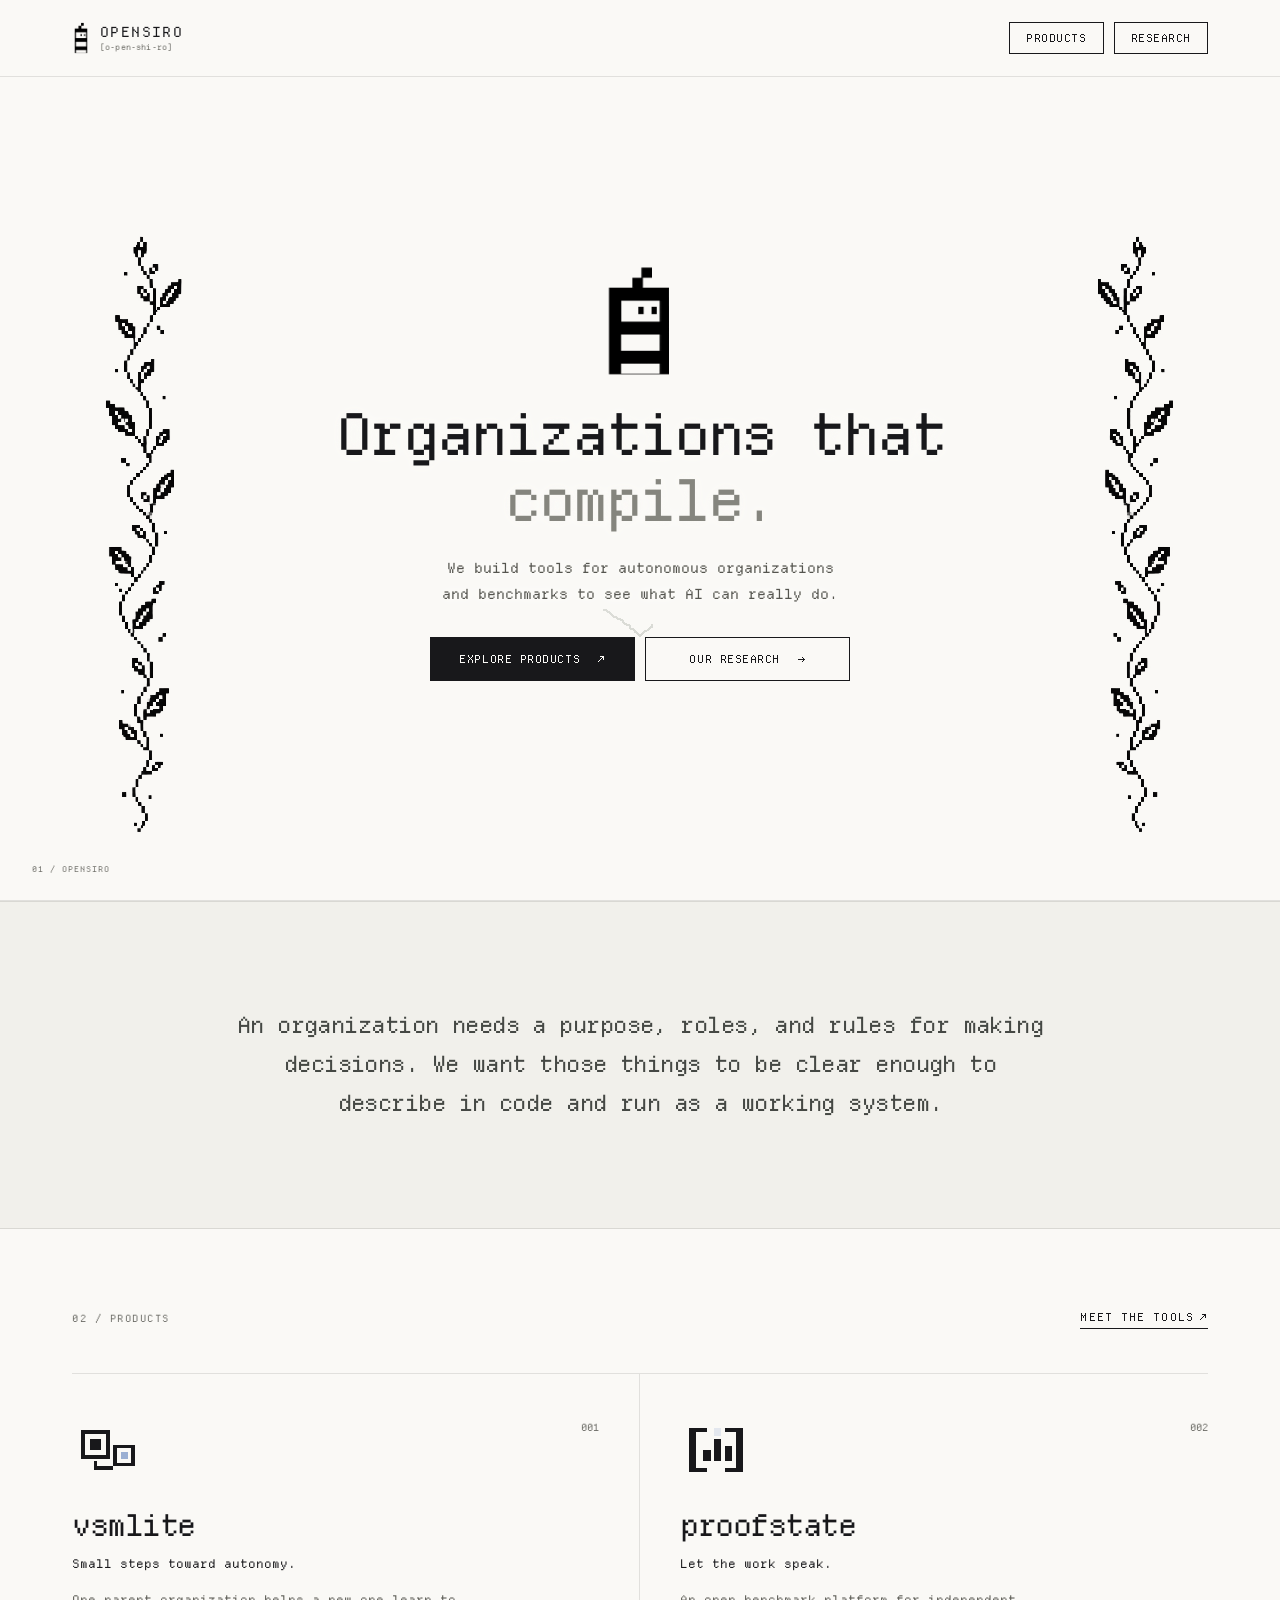
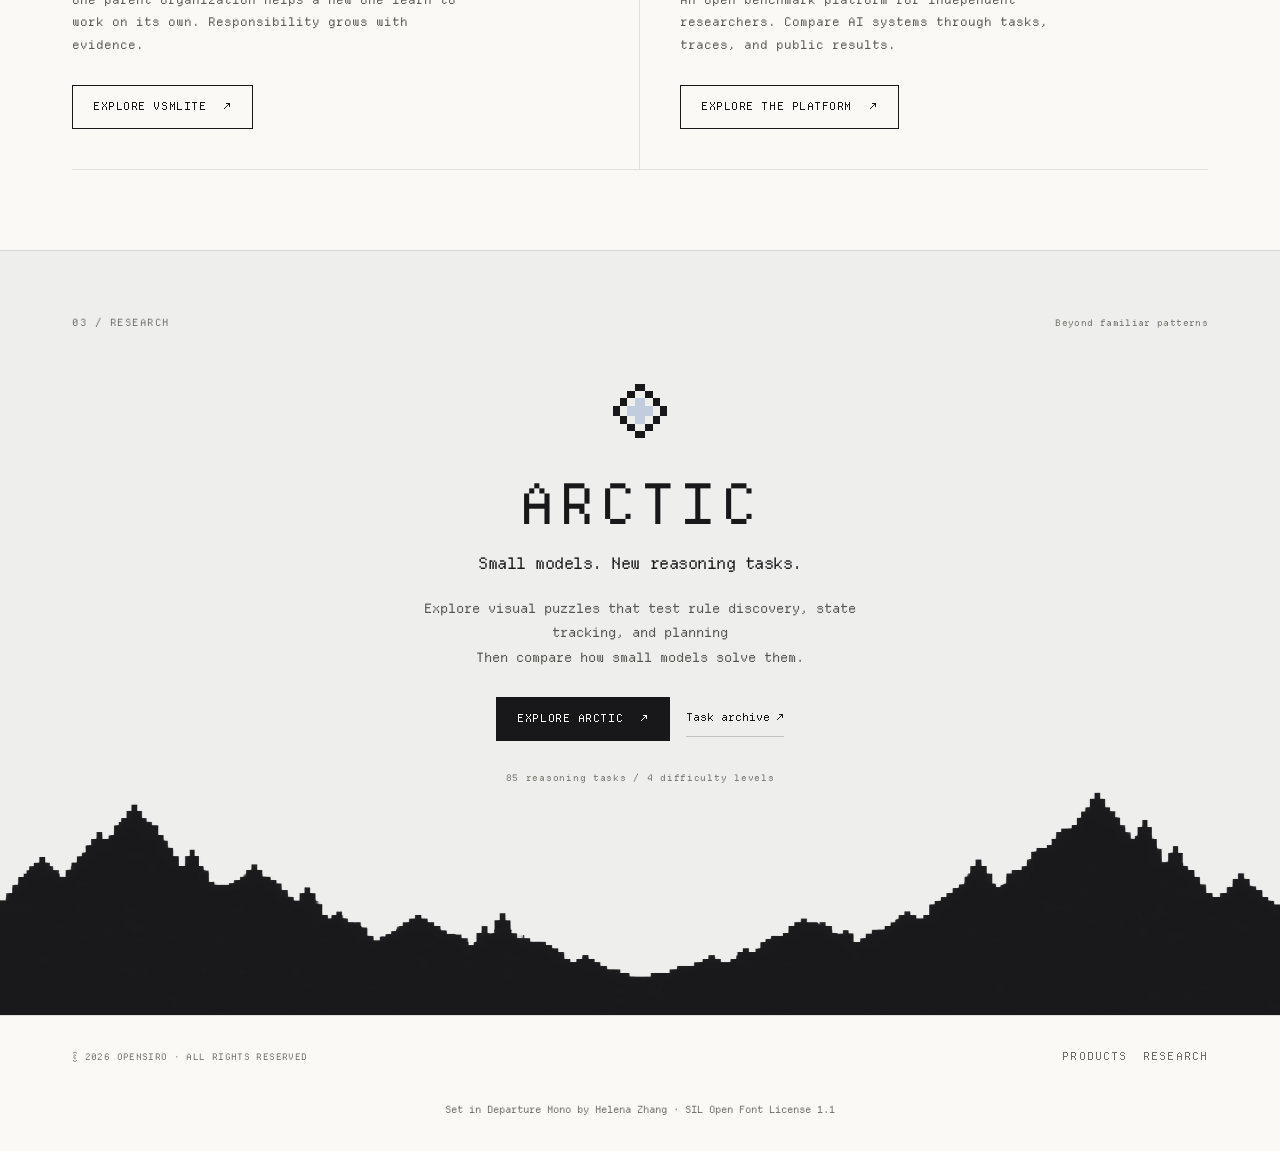
<file: index.html>
<!DOCTYPE html>
<html lang="en">
<head>
<meta charset="UTF-8">
<meta name="viewport" content="width=device-width, initial-scale=1">
<title>opensiro</title>
<meta name="description" content="Tools for autonomous organizations and open AI research. Explore vsmlite, the opensiro benchmark platform, and ARCTIC.">
<meta name="color-scheme" content="light">
<meta property="og:title" content="opensiro — organizations that compile">
<meta property="og:description" content="Tools for autonomous organizations and open AI research. Explore vsmlite, the opensiro benchmark platform, and ARCTIC.">
<meta property="og:type" content="website">
<meta property="og:url" content="https://opensiro.com/">
<meta property="og:image" content="https://opensiro.com/assets/social-preview.png">
<meta property="og:image:width" content="1536">
<meta property="og:image:height" content="1024">
<meta property="og:image:alt" content="opensiro — Build organizations. Test ideas.">
<meta name="twitter:card" content="summary_large_image">
<meta name="twitter:title" content="opensiro — organizations that compile">
<meta name="twitter:description" content="Tools for autonomous organizations and open AI research. Explore vsmlite, the opensiro benchmark platform, and ARCTIC.">
<meta name="twitter:image" content="https://opensiro.com/assets/social-preview.png">
<meta name="twitter:image:alt" content="opensiro — Build organizations. Test ideas.">
<link rel="canonical" href="https://opensiro.com/">
<link rel="preload" href="assets/DepartureMono-Regular.woff2" as="font" type="font/woff2" crossorigin>
<link rel="preload" href="assets/pixel-vine.png" as="image" type="image/png" fetchpriority="high">
<link rel="stylesheet" href="globals.css?v=20260911-idea">
<link rel="stylesheet" href="shared-hero.css?v=20260903-sync">
<script src="hero-transition.js?v=20260903-sync"></script>
<script src="vines.js?v=20260912-optional-controls" defer blocking="render"></script>
<link rel="icon" type="image/png" sizes="64x64" href="assets/favicon-64x64.png?v=20260907-theme" media="(prefers-color-scheme: light)">
<link rel="icon" type="image/png" sizes="64x64" href="assets/favicon-64x64-dark.png?v=20260907-theme" media="(prefers-color-scheme: dark)">
<link rel="apple-touch-icon" href="assets/favicon-64x64.png">
</head>
<body>
<a class="skip-link" href="#main-content">Skip to content</a>

<!-- ============================================================ HEADER -->
<header class="site-header">
  <div class="wrap">
    <a class="brand-wordmark" href="index.html" aria-label="opensiro home">
      <span class="brand-mark" aria-hidden="true"><img class="brand-logo" src="assets/mascot-logo.png" alt=""></span>
      <span class="brand-copy"><span class="brand-name">opensiro</span><span class="brand-pronunciation">[o-pen-shi-ro]</span></span>
    </a>
    <nav class="nav-links" aria-label="primary">
      <a class="btn-stamp" href="products.html" data-nav="products">Products</a>
      <a class="btn-stamp" href="research.html" data-nav="research">Research</a>
    </nav>
  </div>
</header>

<main id="main-content">
<section class="hero home-hero">
  <div class="hero-vine vine-static vine-left" aria-hidden="true"></div>
  <div class="hero-vine vine-static vine-right" aria-hidden="true"></div>
  <div class="hero-garden" aria-hidden="true"><div class="vine-growing vine-center"></div></div>
  <div class="wrap hero-inner">
    <div class="hero-logo" aria-hidden="true">
      <img class="hero-logo-animated" src="assets/mascot-logo.gif" alt="" width="320" height="540" decoding="async">
      <img class="hero-logo-static" src="assets/mascot-logo.png" alt="" width="320" height="540" decoding="async">
    </div>
    <h1><span class="hero-title-line">Organizations that</span> <span class="hero-title-line muted">compile.</span></h1>
    <p class="lede">We build tools for autonomous organizations<br class="desktop-break"> and benchmarks to see what AI can really do.</p>
    <div class="hero-cta">
      <a class="btn" href="products.html">Explore products <span class="arr">↗</span></a>
      <a class="btn outline" href="research.html">Our research <span class="arr">→</span></a>
    </div>
  </div>
  <div class="hero-coordinate" aria-hidden="true"><span>01 / OPENSIRO</span></div>
</section>

<section class="about-section idea-statement" id="about">
  <div class="wrap">
    <div class="idea-copy">
      <p>An organization needs a purpose, roles, and rules for making decisions. We want those things to be clear enough to describe in code and run as a working system.</p>
    </div>
  </div>
</section>

<section class="products-section" id="products">
  <div class="wrap">
    <div class="section-heading"><p class="eyebrow">02 / Products</p><a class="arrow-link" href="products.html">Meet the tools <span class="arr">↗</span></a></div>
    <div class="product-grid">
      <article class="product-cell">
        <div class="cell-inner">
          <div class="product-topline"><img class="product-mark " src="assets/vsmlite-mark.svg?v=20260903-pale-blue" width="80" height="80" alt="" decoding="async"><span class="product-index">001</span></div>
          <h3 class="p-name">vsmlite</h3>
          <p class="product-subtitle">Small steps toward autonomy.</p>
          <p class="p-tag">One parent organization helps a new one learn to work on its own. Responsibility grows with evidence.</p>
          <div class="p-cta"><a class="btn outline" href="products.html#vsmlite">Explore vsmlite <span class="arr">↗</span></a></div>
        </div>
      </article>
      <article class="product-cell">
        <div class="cell-inner">
          <div class="product-topline"><img class="product-mark " src="assets/opensiro-mark.svg?v=20260903-pale-blue" width="80" height="80" alt="" decoding="async"><span class="product-index">002</span></div>
          <h3 class="p-name">proofstate</h3>
          <p class="product-subtitle">Let the work speak.</p>
          <p class="p-tag">An open benchmark platform for independent researchers. Compare AI systems through tasks, traces, and public results.</p>
          <div class="p-cta"><a class="btn outline" href="products.html#proofstate">Explore the platform <span class="arr">↗</span></a></div>
        </div>
      </article>
    </div>
  </div>
</section>

<section class="arctic-section" id="research">
  <div class="wrap">
    <div class="section-heading"><p class="eyebrow">03 / Research</p><span class="section-note">Beyond familiar patterns</span></div>
    <div class="arctic-preview">
      <img class="product-mark " src="assets/arctic-mark.svg?v=20260903-pale-blue" width="80" height="80" alt="" decoding="async">
      <h2>ARCTIC</h2>
      <p class="arctic-headline">Small models. New reasoning tasks.</p>
      <p class="lede">&#x20;Explore visual puzzles that test rule discovery, state tracking, and planning<br>Then compare how small models solve them.</p>
      <div class="hero-cta"><a class="btn" href="research.html">Explore ARCTIC <span class="arr">↗</span></a><a class="text-link" href="https://github.com/opensiro/arctic-0" target="_blank" rel="noopener">Task archive ↗</a></div>
      <span class="arctic-caption">85 reasoning tasks / 4 difficulty levels</span>
    </div>
  </div>
  <div class="arctic-mountains" aria-hidden="true"></div>
</section>
</main>

<!-- ============================================================ FOOTER -->
<footer class="site-footer">
  <div class="wrap">
    <span class="footer-copy">© 2026 opensiro · all rights reserved</span>
    <div class="footer-links">
      <a href="products.html">Products</a>
      <a href="research.html">Research</a>
    </div>
    <!-- Social links paused until the channels are ready.
    <div class="footer-social">
      <a class="btn-icon" href="https://twitter.com/opensiro" target="_blank" rel="noopener" aria-label="Twitter / X">
        <svg width="13" height="13" viewBox="0 0 24 24" fill="currentColor"><path d="M18.244 2.25h3.308l-7.227 8.26 8.502 11.24H16.17l-5.214-6.817L4.99 21.75H1.68l7.73-8.835L1.254 2.25H8.08l4.713 6.231zm-1.161 17.52h1.833L7.084 4.126H5.117z"/></svg>
      </a>
      <a class="btn-icon" href="https://youtube.com/@opensiro" target="_blank" rel="noopener" aria-label="YouTube">
        <svg width="14" height="14" viewBox="0 0 24 24" fill="currentColor"><path d="M23.498 6.186a3.016 3.016 0 0 0-2.122-2.136C19.505 3.545 12 3.545 12 3.545s-7.505 0-9.377.505A3.017 3.017 0 0 0 .502 6.186C0 8.07 0 12 0 12s0 3.93.502 5.814a3.016 3.016 0 0 0 2.122 2.136c1.871.505 9.376.505 9.376.505s7.505 0 9.377-.505a3.015 3.015 0 0 0 2.122-2.136C24 15.93 24 12 24 12s0-3.93-.502-5.814zM9.545 15.568V8.432L15.818 12l-6.273 3.568z"/></svg>
      </a>
      <a class="btn-icon" href="https://discord.gg/opensiro" target="_blank" rel="noopener" aria-label="Discord">
        <svg width="14" height="14" viewBox="0 0 24 24" fill="currentColor"><path d="M20.317 4.37a19.791 19.791 0 0 0-4.885-1.515.074.074 0 0 0-.079.037c-.21.375-.444.864-.608 1.25a18.27 18.27 0 0 0-5.487 0 12.64 12.64 0 0 0-.617-1.25.077.077 0 0 0-.079-.037A19.736 19.736 0 0 0 3.677 4.37a.07.07 0 0 0-.032.027C.533 9.046-.32 13.58.099 18.057a.082.082 0 0 0 .031.057 19.9 19.9 0 0 0 5.993 3.03.078.078 0 0 0 .084-.028 14.09 14.09 0 0 0 1.226-1.994.076.076 0 0 0-.041-.106 13.107 13.107 0 0 1-1.872-.892.077.077 0 0 1-.008-.128 10.2 10.2 0 0 0 .372-.292.074.074 0 0 1 .077-.01c3.928 1.793 8.18 1.793 12.062 0a.074.074 0 0 1 .078.01c.12.098.246.198.373.292a.077.077 0 0 1-.006.127 12.299 12.299 0 0 1-1.873.892.077.077 0 0 0-.041.107c.36.698.772 1.362 1.225 1.993a.076.076 0 0 0 .084.028 19.839 19.839 0 0 0 6.002-3.03.077.077 0 0 0 .032-.054c.5-5.177-.838-9.674-3.549-13.66a.061.061 0 0 0-.031-.03zM8.02 15.33c-1.183 0-2.157-1.085-2.157-2.419 0-1.333.956-2.419 2.157-2.419 1.21 0 2.176 1.096 2.157 2.42 0 1.333-.956 2.418-2.157 2.418zm7.975 0c-1.183 0-2.157-1.085-2.157-2.419 0-1.333.955-2.419 2.157-2.419 1.21 0 2.176 1.096 2.157 2.42 0 1.333-.946 2.418-2.157 2.418z"/></svg>
      </a>
    </div>
    -->
    <p class="footer-font">Set in <a href="https://departuremono.com" target="_blank" rel="noopener">Departure Mono</a> by Helena Zhang · <a href="assets/DepartureMono-OFL.txt" target="_blank">SIL Open Font License 1.1</a></p>
  </div>
</footer>

<script src="app.js?v=20260903-mobile" defer></script>
</body>
</html>
</file>
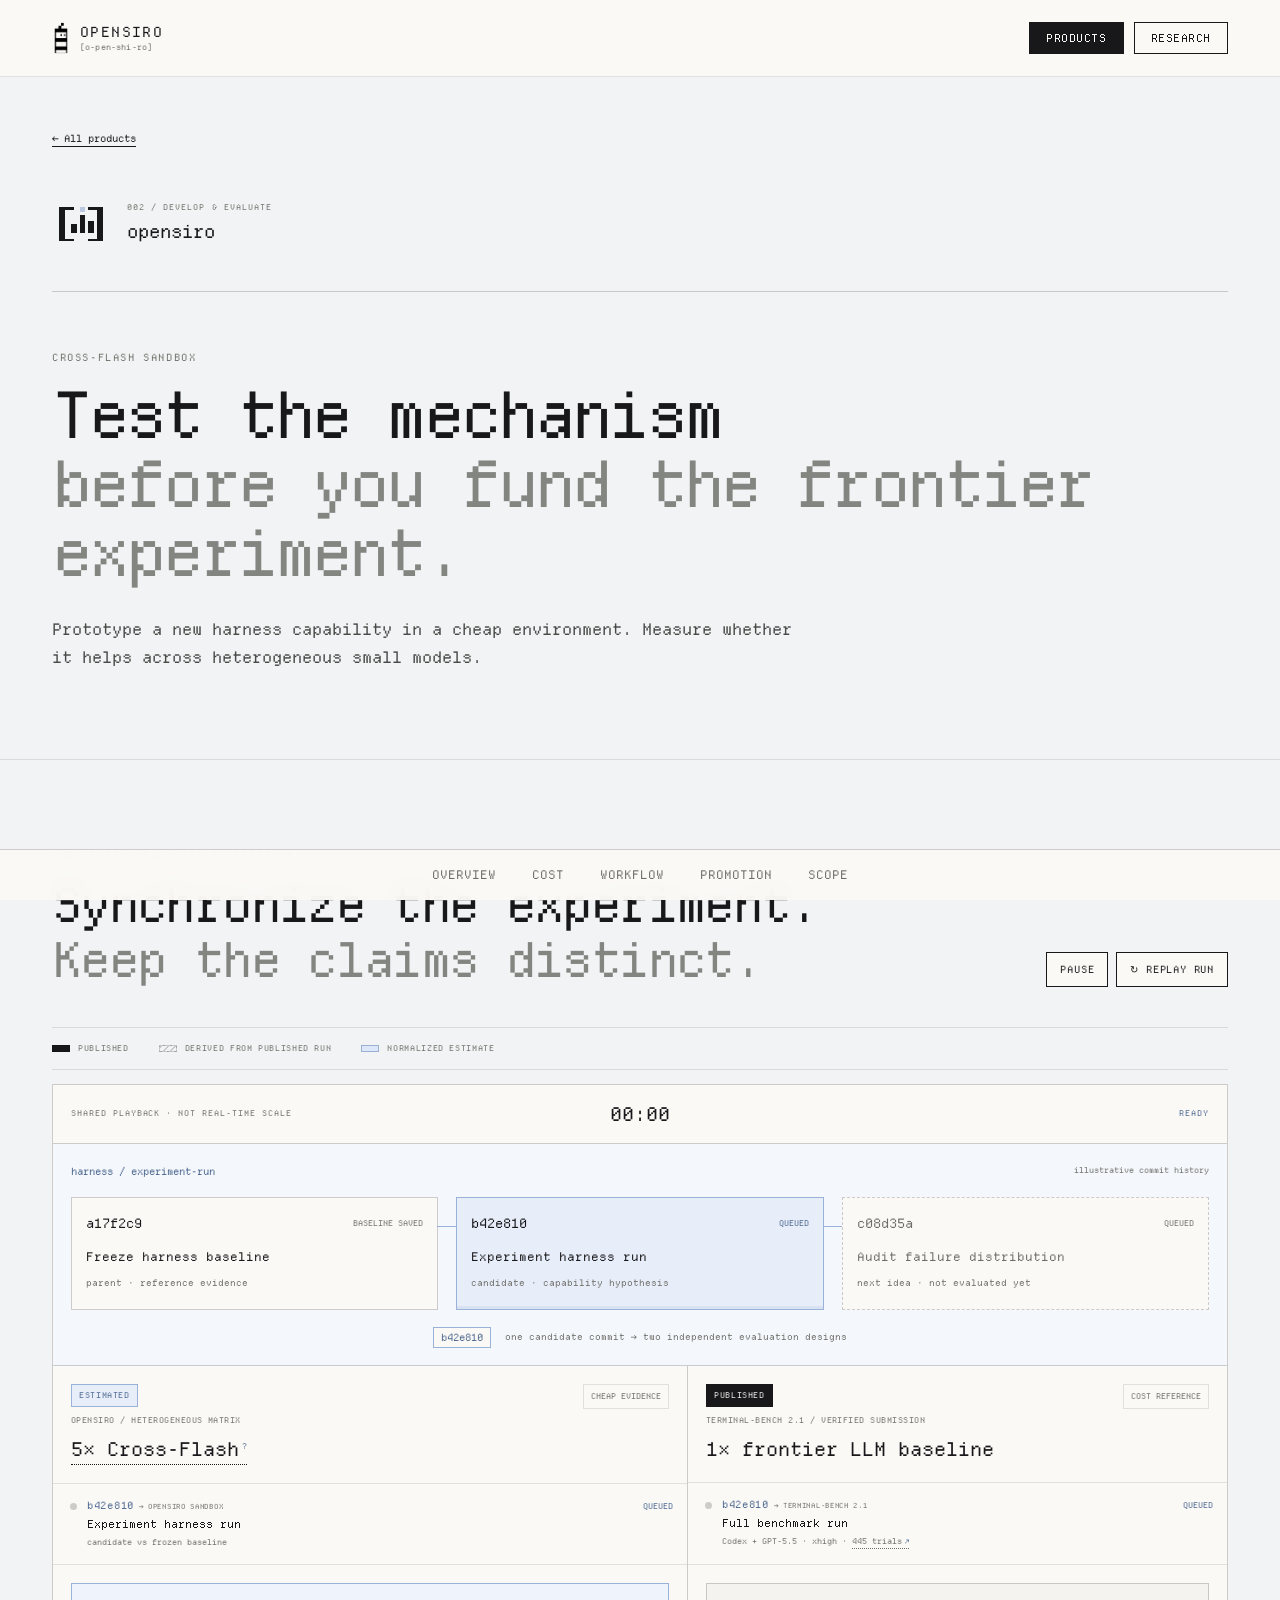
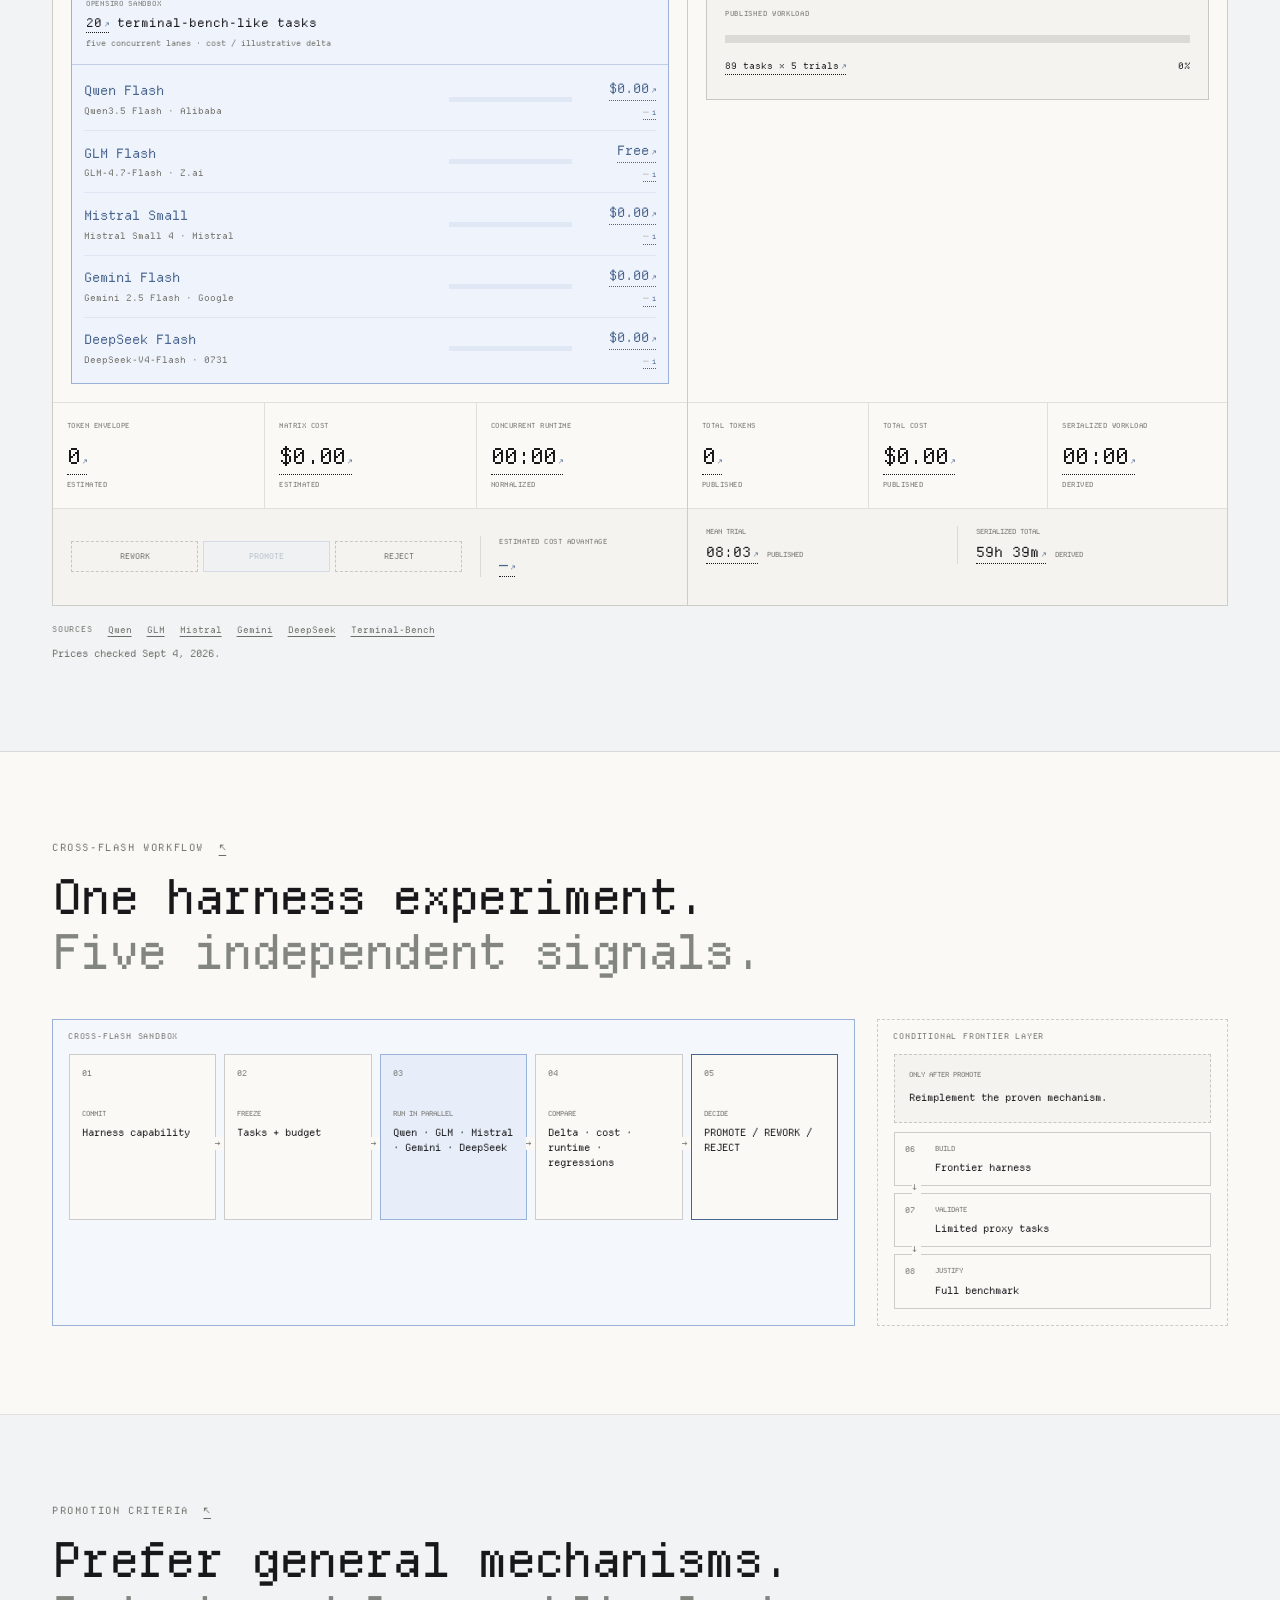
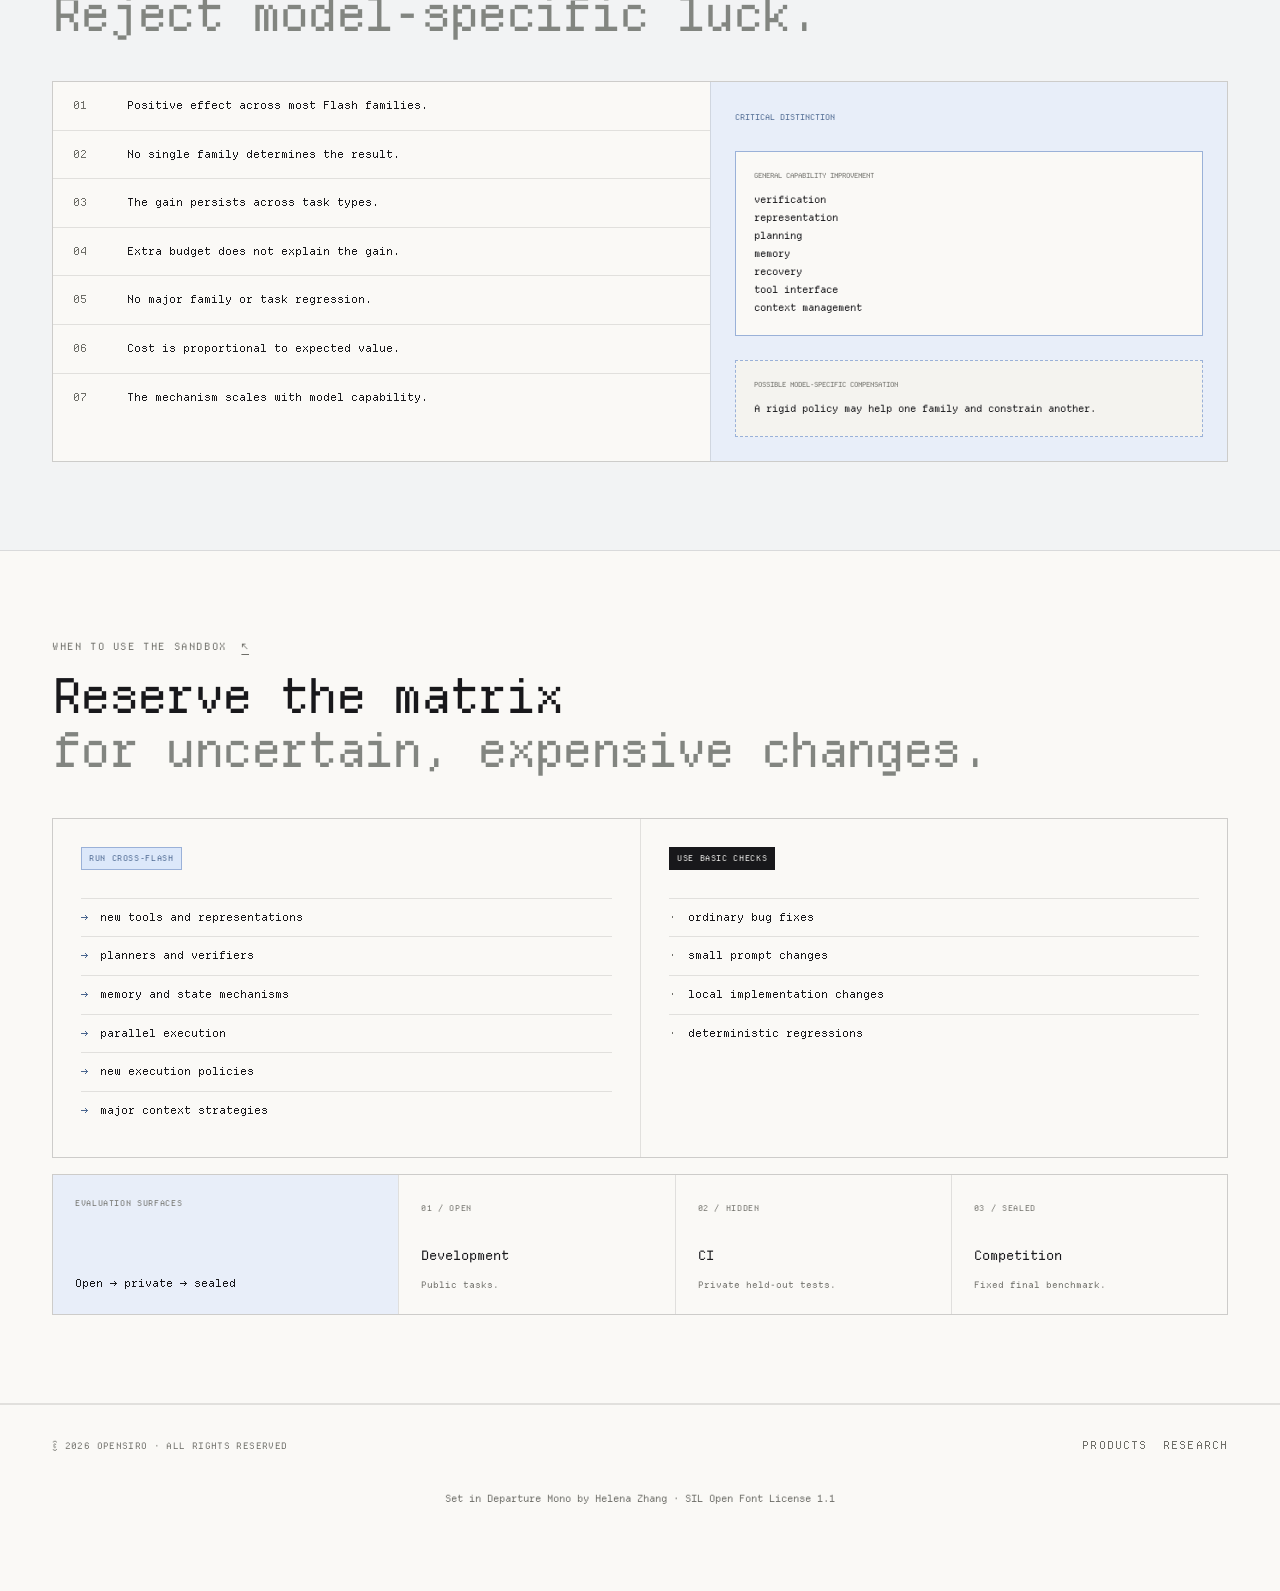
<file: opensiro.html>
<!DOCTYPE html>
<html lang="en">
<head>
<meta charset="UTF-8">
<meta name="viewport" content="width=device-width, initial-scale=1">
<title>opensiro / harness</title>
<meta name="description" content="OpenSiro is a cross-Flash sandbox for testing harness capabilities before frontier validation.">
<meta name="color-scheme" content="light">
<meta property="og:title" content="Cross-Flash Sandbox for Harness Experiments — OpenSiro">
<meta property="og:description" content="Find cross-model evidence before paying for a frontier harness experiment.">
<meta property="og:type" content="website">
<meta property="og:url" content="https://opensiro.com/opensiro.html">
<meta property="og:image" content="https://opensiro.com/assets/social-preview.png">
<meta name="twitter:card" content="summary_large_image">
<link rel="canonical" href="https://opensiro.com/opensiro.html">
<link rel="preload" href="assets/DepartureMono-Regular.woff2" as="font" type="font/woff2" crossorigin>
<link rel="stylesheet" href="globals.css?v=20260903-pale-blue">
<link rel="stylesheet" href="products.css?v=20260912-content-diagrams">
<link rel="icon" type="image/png" sizes="64x64" href="assets/favicon-64x64.png?v=20260907-theme" media="(prefers-color-scheme: light)">
<link rel="icon" type="image/png" sizes="64x64" href="assets/favicon-64x64-dark.png?v=20260907-theme" media="(prefers-color-scheme: dark)">
</head>
<body class="os-article-page">
<a class="skip-link" href="#main-content">Skip to content</a>
<header class="site-header"><div class="wrap"><a class="brand-wordmark" href="index.html" aria-label="opensiro home"><span class="brand-mark" aria-hidden="true"><img class="brand-logo" src="assets/mascot-logo.png" alt=""></span><span class="brand-copy"><span class="brand-name">opensiro</span><span class="brand-pronunciation">[o-pen-shi-ro]</span></span></a><nav class="nav-links" aria-label="primary"><a class="btn-stamp active" href="products.html" data-nav="products" aria-current="location">Products</a><a class="btn-stamp" href="research.html" data-nav="research">Research</a></nav></div></header>

<main id="main-content">
<section class="os-hero" id="os-overview" aria-labelledby="os-title"><div class="wrap">
  <a class="os-back-link" href="products.html#proofstate">← All products</a>
  <div class="os-product-line"><img src="assets/opensiro-mark.svg?v=20260903-pale-blue" width="72" height="72" alt=""><div><span>002 / Develop &amp; evaluate</span><strong>opensiro</strong></div></div>
  <div class="os-hero-grid"><div class="os-hero-copy"><p class="os-kicker">Cross-Flash sandbox</p><h1 id="os-title">Test the mechanism<br><span>before you fund the frontier experiment.</span></h1><p class="os-lead">Prototype a new harness capability in a cheap environment. Measure whether it helps across heterogeneous small models.</p></div></div>
</div></section>

<section class="os-section os-tint" id="os-economics" aria-labelledby="economics-title"><div class="wrap">
  <div class="os-heading os-heading-split"><div><p class="os-kicker">One start · two cost profiles <a class="section-export" href="assets/exports/proofstate-economics.gif" target="_blank" rel="noopener" aria-label="Open animated proofstate cost poster in a new tab">↖</a></p><h2 id="economics-title">Synchronize the experiment.<br><span>Keep the claims distinct.</span></h2></div><div class="os-run-controls"><button class="os-replay" type="button" data-run-toggle aria-label="Pause benchmark animation">Pause</button><button class="os-replay" type="button" data-run-replay aria-label="Replay the benchmark comparison">↻ Replay run</button></div></div>
  <div class="os-data-key" aria-label="Evidence labels"><span><i class="reported"></i>Published</span><span><i class="derived"></i>Derived from published run</span><span><i class="estimated"></i>Normalized estimate</span></div>
  <figure class="os-cost-system" data-cost-system>
    <figcaption class="os-run-clock"><span>Shared playback · not real-time scale</span><strong data-run-clock>00:00</strong><em data-run-stage aria-live="polite">Ready</em></figcaption>
    <div class="os-commit-deck" aria-label="Illustrative harness commit history">
      <header><span>harness / experiment-run</span><small>illustrative commit history</small></header>
      <ol class="os-commit-history">
        <li class="os-commit-card is-recorded"><div><code>a17f2c9</code><span>baseline saved</span></div><strong>Freeze harness baseline</strong><small>parent · reference evidence</small></li>
        <li class="os-commit-card is-candidate" data-commit-active><div><code>b42e810</code><span data-commit-state>queued</span></div><strong>Experiment harness run</strong><small>candidate · capability hypothesis</small><i aria-hidden="true"><u data-commit-progress></u></i></li>
        <li class="os-commit-card is-queued"><div><code>c08d35a</code><span>queued</span></div><strong>Audit failure distribution</strong><small>next idea · not evaluated yet</small></li>
      </ol>
      <div class="os-commit-dispatch"><code>b42e810</code><span>one candidate commit → two independent evaluation designs</span></div>
    </div>
    <div class="os-run-grid">
      <article class="os-run-panel os-run-panel-flash" data-run-panel="flash">
        <header><div><span class="os-badge estimate">Estimated</span><p>OpenSiro / heterogeneous matrix</p><h3><span class="os-term"><button class="os-term-trigger" type="button" aria-describedby="term-flash">5× Cross-Flash<sup aria-hidden="true">?</sup></button><span class="os-tooltip" id="term-flash" role="tooltip" hidden>Five low-cost model families run concurrently with the same tasks and budget.</span></span></h3></div><span class="os-panel-tag">cheap evidence</span></header>
        <div class="os-run-origin"><span><code>b42e810</code> → OpenSiro Sandbox</span><strong>Experiment harness run</strong><small>candidate vs frozen baseline</small><em data-flash-run-state>queued</em></div>
        <div class="os-sandbox">
          <div class="os-sandbox-head"><span>OpenSiro Sandbox</span><strong><a class="os-cite" href="https://github.com/harbor-framework/terminal-bench-2-1/blob/main/leaderboard/submissions/2026-05-01-openai-gpt-5-5-xhigh-codex.json" target="_blank" rel="noopener" aria-describedby="os-source-tooltip" data-citation="Experiment size: 20 tasks. Token and runtime estimates are normalized from the published 445-trial Terminal-Bench run.">20<sup aria-hidden="true">↗</sup></a> terminal-bench-like tasks</strong><small>five concurrent lanes · cost / illustrative delta</small></div>
          <div class="os-model-lanes" aria-label="Five heterogeneous Flash model families">
            <div class="os-model-lane" data-input-rate="0.1" data-output-rate="0.4" data-delta="7"><span><b>Qwen Flash</b><small>Qwen3.5 Flash · Alibaba</small></span><i><u data-model-progress></u></i><em><a class="os-cite" href="https://docs.modelstudio.console.alibabacloud.com/en/model-studio/qwen3-5-flash" target="_blank" rel="noopener" aria-describedby="os-source-tooltip" data-citation="Estimated for 20 tasks from 32.77M input and 0.27M output tokens at Qwen's published $0.10 / $0.40 per 1M rates."><strong data-model-cost>$0.00</strong><sup aria-hidden="true">↗</sup></a><button class="os-cite os-cite-note" type="button" aria-describedby="os-source-tooltip" data-citation="Illustrative experiment result only. No measured run or external source yet."><b data-model-delta>—</b><sup aria-hidden="true">i</sup></button></em></div>
            <div class="os-model-lane" data-input-rate="0" data-output-rate="0" data-delta="5"><span><b>GLM Flash</b><small>GLM-4.7-Flash · Z.ai</small></span><i><u data-model-progress></u></i><em><a class="os-cite" href="https://docs.z.ai/guides/overview/pricing" target="_blank" rel="noopener" aria-describedby="os-source-tooltip" data-citation="Z.ai's published API tariff lists GLM-4.7-Flash input and output as Free; service quotas may apply."><strong data-model-cost>Free</strong><sup aria-hidden="true">↗</sup></a><button class="os-cite os-cite-note" type="button" aria-describedby="os-source-tooltip" data-citation="Illustrative experiment result only. No measured run or external source yet."><b data-model-delta>—</b><sup aria-hidden="true">i</sup></button></em></div>
            <div class="os-model-lane" data-input-rate="0.15" data-output-rate="0.6" data-delta="9"><span><b>Mistral Small</b><small>Mistral Small 4 · Mistral</small></span><i><u data-model-progress></u></i><em><a class="os-cite" href="https://docs.mistral.ai/inference/pricing" target="_blank" rel="noopener" aria-describedby="os-source-tooltip" data-citation="Estimated for 20 tasks from 32.77M input and 0.27M output tokens at Mistral's published $0.15 / $0.60 per 1M rates."><strong data-model-cost>$0.00</strong><sup aria-hidden="true">↗</sup></a><button class="os-cite os-cite-note" type="button" aria-describedby="os-source-tooltip" data-citation="Illustrative experiment result only. No measured run or external source yet."><b data-model-delta>—</b><sup aria-hidden="true">i</sup></button></em></div>
            <div class="os-model-lane" data-input-rate="0.3" data-output-rate="2.5" data-delta="4"><span><b>Gemini Flash</b><small>Gemini 2.5 Flash · Google</small></span><i><u data-model-progress></u></i><em><a class="os-cite" href="https://ai.google.dev/gemini-api/docs/pricing#gemini-2.5-flash" target="_blank" rel="noopener" aria-describedby="os-source-tooltip" data-citation="Estimated for 20 tasks from 32.77M input and 0.27M output tokens at Gemini's published $0.30 / $2.50 per 1M standard rates."><strong data-model-cost>$0.00</strong><sup aria-hidden="true">↗</sup></a><button class="os-cite os-cite-note" type="button" aria-describedby="os-source-tooltip" data-citation="Illustrative experiment result only. No measured run or external source yet."><b data-model-delta>—</b><sup aria-hidden="true">i</sup></button></em></div>
            <div class="os-model-lane" data-input-rate="0.44" data-output-rate="1.32" data-delta="6"><span><b>DeepSeek Flash</b><small>DeepSeek-V4-Flash · 0731</small></span><i><u data-model-progress></u></i><em><a class="os-cite" href="https://api-docs.deepseek.com/quick_start/pricing/" target="_blank" rel="noopener" aria-describedby="os-source-tooltip" data-citation="Estimated for 20 tasks from 32.77M input and 0.27M output tokens at DeepSeek's published $0.44 / $1.32 per 1M peak rates."><strong data-model-cost>$0.00</strong><sup aria-hidden="true">↗</sup></a><button class="os-cite os-cite-note" type="button" aria-describedby="os-source-tooltip" data-citation="Illustrative experiment result only. No measured run or external source yet."><b data-model-delta>—</b><sup aria-hidden="true">i</sup></button></em></div>
          </div>
        </div>
        <div class="os-live-metrics">
          <div><span>Token envelope</span><a class="os-cite" href="https://github.com/harbor-framework/terminal-bench-2-1/blob/main/leaderboard/submissions/2026-05-01-openai-gpt-5-5-xhigh-codex.json" target="_blank" rel="noopener" aria-describedby="os-source-tooltip" data-citation="Derived: 735.2M published tokens ÷ 445 trials × 20 tasks × 5 model lanes = 165.2M tokens."><strong data-flash-token-meter>0</strong><sup aria-hidden="true">↗</sup></a><small>estimated</small></div>
          <div><span>Matrix cost</span><a class="os-cite" href="https://github.com/harbor-framework/terminal-bench-2-1/blob/main/leaderboard/submissions/2026-05-01-openai-gpt-5-5-xhigh-codex.json" target="_blank" rel="noopener" aria-describedby="os-source-tooltip" data-citation="Sum of five 20-task model estimates. The workload comes from Terminal-Bench; model tariff links are shown above and under Sources."><strong data-flash-cost-meter>$0.00</strong><sup aria-hidden="true">↗</sup></a><small>estimated</small></div>
          <div><span>Concurrent runtime</span><a class="os-cite" href="https://github.com/harbor-framework/terminal-bench-2-1/blob/main/leaderboard/submissions/2026-05-01-openai-gpt-5-5-xhigh-codex.json" target="_blank" rel="noopener" aria-describedby="os-source-tooltip" data-citation="Derived: published 482.6-second mean trial × 20 tasks = 2h 40m 52s, with five model lanes assumed concurrent."><strong data-flash-time-meter>00:00</strong><sup aria-hidden="true">↗</sup></a><small>normalized</small></div>
        </div>
        <footer class="os-flash-footer"><div class="os-decision" data-flash-decision><span>REWORK</span><strong>PROMOTE</strong><span>REJECT</span></div><div class="os-flash-result"><span>Estimated cost advantage</span><a class="os-cite" href="https://github.com/harbor-framework/terminal-bench-2-1/blob/main/leaderboard/submissions/2026-05-01-openai-gpt-5-5-xhigh-codex.json" target="_blank" rel="noopener" aria-describedby="os-source-tooltip" data-citation="Derived: $2,059.19 published LLM cost ÷ $33.74 estimated Cross-Flash matrix cost = 61×."><strong data-flash-advantage>—</strong><sup aria-hidden="true">↗</sup></a></div></footer>
      </article>

      <article class="os-run-panel os-run-panel-llm" data-run-panel="llm">
        <header><div><span class="os-badge reported">Published</span><p>Terminal-Bench 2.1 / verified submission</p><h3>1× frontier LLM baseline</h3></div><span class="os-panel-tag">cost reference</span></header>
        <div class="os-run-origin"><span><code>b42e810</code> → Terminal-Bench 2.1</span><strong>Full benchmark run</strong><small>Codex + GPT-5.5 · xhigh · <a class="os-cite" href="https://github.com/harbor-framework/terminal-bench-2-1/blob/main/leaderboard/submissions/2026-05-01-openai-gpt-5-5-xhigh-codex.json" target="_blank" rel="noopener" aria-describedby="os-source-tooltip" data-citation="Published Terminal-Bench submission reports 445 trials.">445 trials<sup aria-hidden="true">↗</sup></a></small><em data-llm-run-state>queued</em></div>
        <div class="os-frontier-meter"><span>Published workload</span><i><u data-llm-progress></u></i><div><b><a class="os-cite" href="https://github.com/harbor-framework/terminal-bench-2-1/blob/main/leaderboard/submissions/2026-05-01-openai-gpt-5-5-xhigh-codex.json" target="_blank" rel="noopener" aria-describedby="os-source-tooltip" data-citation="Published design: 89 Terminal-Bench tasks with 5 trials per task, 445 trials total.">89 tasks × 5 trials<sup aria-hidden="true">↗</sup></a></b><em data-llm-percent>0%</em></div></div>
        <div class="os-live-metrics">
          <div><span>Total tokens</span><a class="os-cite" href="https://github.com/harbor-framework/terminal-bench-2-1/blob/main/leaderboard/submissions/2026-05-01-openai-gpt-5-5-xhigh-codex.json" target="_blank" rel="noopener" aria-describedby="os-source-tooltip" data-citation="Published: 336.8M uncached input + 392.4M cached input + 6.0M output = 735.2M total tokens."><strong data-llm-token-meter>0</strong><sup aria-hidden="true">↗</sup></a><small>published</small></div>
          <div><span>Total cost</span><a class="os-cite" href="https://github.com/harbor-framework/terminal-bench-2-1/blob/main/leaderboard/submissions/2026-05-01-openai-gpt-5-5-xhigh-codex.json" target="_blank" rel="noopener" aria-describedby="os-source-tooltip" data-citation="Published Terminal-Bench submission reports a total run cost of $2,059.19."><strong data-llm-cost-meter>$0.00</strong><sup aria-hidden="true">↗</sup></a><small>published</small></div>
          <div><span>Serialized workload</span><a class="os-cite" href="https://github.com/harbor-framework/terminal-bench-2-1/blob/main/leaderboard/submissions/2026-05-01-openai-gpt-5-5-xhigh-codex.json" target="_blank" rel="noopener" aria-describedby="os-source-tooltip" data-citation="Derived from the published 482.6-second mean trial across 445 trials: 59h 39m 17s serialized."><strong data-llm-time-meter>00:00</strong><sup aria-hidden="true">↗</sup></a><small>derived</small></div>
        </div>
        <footer><dl><div><dt>Mean trial</dt><dd><a class="os-cite" href="https://github.com/harbor-framework/terminal-bench-2-1/blob/main/leaderboard/submissions/2026-05-01-openai-gpt-5-5-xhigh-codex.json" target="_blank" rel="noopener" aria-describedby="os-source-tooltip" data-citation="Published mean trial duration: 482.6 seconds, displayed as 08:03.">08:03<sup aria-hidden="true">↗</sup></a> <small>published</small></dd></div><div><dt>Serialized total</dt><dd><a class="os-cite" href="https://github.com/harbor-framework/terminal-bench-2-1/blob/main/leaderboard/submissions/2026-05-01-openai-gpt-5-5-xhigh-codex.json" target="_blank" rel="noopener" aria-describedby="os-source-tooltip" data-citation="Derived: 482.6 seconds × 445 trials = 59h 39m 17s.">59h 39m<sup aria-hidden="true">↗</sup></a> <small>derived</small></dd></div></dl></footer>
      </article>
    </div>
  </figure>
  <span class="os-tooltip" id="os-source-tooltip" data-source-tooltip role="tooltip" aria-live="polite" hidden></span>
  <div class="os-source-line" aria-label="Pricing and run sources"><span>Sources</span><a href="https://docs.modelstudio.console.alibabacloud.com/en/model-studio/qwen3-5-flash" target="_blank" rel="noopener">Qwen</a><a href="https://docs.z.ai/guides/overview/pricing" target="_blank" rel="noopener">GLM</a><a href="https://docs.mistral.ai/inference/pricing" target="_blank" rel="noopener">Mistral</a><a href="https://ai.google.dev/gemini-api/docs/pricing#gemini-2.5-flash" target="_blank" rel="noopener">Gemini</a><a href="https://api-docs.deepseek.com/quick_start/pricing/" target="_blank" rel="noopener">DeepSeek</a><a href="https://github.com/harbor-framework/terminal-bench-2-1/blob/main/leaderboard/submissions/2026-05-01-openai-gpt-5-5-xhigh-codex.json" target="_blank" rel="noopener">Terminal-Bench</a></div>
  <p class="os-note">Prices checked Sept 4, 2026.</p>
</div></section>

<section class="os-section" id="os-workflow" aria-labelledby="workflow-title"><div class="wrap">
  <div class="os-heading"><p class="os-kicker">Cross-Flash workflow <a class="section-export" href="assets/exports/proofstate-workflow.png" target="_blank" rel="noopener" aria-label="Open proofstate workflow poster in a new tab">↖</a></p><h2 id="workflow-title">One harness experiment.<br><span>Five independent signals.</span></h2></div>
  <div class="os-workflow" data-pipeline>
    <div class="os-cheap-zone"><span class="os-zone-label">Cross-Flash sandbox</span><ol>
      <li><i>01</i><div><span>Commit</span><strong>Harness capability</strong></div></li>
      <li><i>02</i><div><span>Freeze</span><strong>Tasks + budget</strong></div></li>
      <li class="sandbox"><i>03</i><div><span>Run in parallel</span><strong>Qwen · GLM · Mistral · Gemini · DeepSeek</strong></div></li>
      <li><i>04</i><div><span>Compare</span><strong>Delta · cost · runtime · regressions</strong></div></li>
      <li class="decision"><i>05</i><div><span>Decide</span><strong>PROMOTE / REWORK / REJECT</strong></div></li>
    </ol></div>
    <div class="os-frontier-zone"><span class="os-zone-label">Conditional frontier layer</span><div class="os-frontier-gate"><span>Only after PROMOTE</span><strong>Reimplement the proven mechanism.</strong></div><ol><li><i>06</i><div><span>Build</span><strong>Frontier harness</strong></div></li><li><i>07</i><div><span>Validate</span><strong>Limited proxy tasks</strong></div></li><li><i>08</i><div><span>Justify</span><strong>Full benchmark</strong></div></li></ol></div>
  </div>
</div></section>

<section class="os-section os-tint" id="os-promotion" aria-labelledby="promotion-title"><div class="wrap">
  <div class="os-heading"><p class="os-kicker">Promotion criteria <a class="section-export" href="assets/exports/proofstate-promotion.png" target="_blank" rel="noopener" aria-label="Open proofstate promotion poster in a new tab">↖</a></p><h2 id="promotion-title">Prefer general mechanisms.<br><span>Reject model-specific luck.</span></h2></div>
  <div class="os-promotion-grid"><ol class="os-criteria"><li><span>01</span>Positive effect across most Flash families.</li><li><span>02</span>No single family determines the result.</li><li><span>03</span>The gain persists across task types.</li><li><span>04</span>Extra budget does not explain the gain.</li><li><span>05</span>No major family or task regression.</li><li><span>06</span>Cost is proportional to expected value.</li><li><span>07</span>The mechanism scales with model capability.</li></ol><aside class="os-distinction"><span>Critical distinction</span><div><small>General capability improvement</small><strong>verification<br>representation<br>planning<br>memory<br>recovery<br>tool interface<br>context management</strong></div><div class="warning"><small>Possible model-specific compensation</small><strong>A rigid policy may help one family and constrain another.</strong></div></aside></div>
</div></section>

<section class="os-section" id="os-scope" aria-labelledby="scope-title"><div class="wrap">
  <div class="os-heading"><p class="os-kicker">When to use the sandbox <a class="section-export" href="assets/exports/proofstate-scope.png" target="_blank" rel="noopener" aria-label="Open proofstate scope poster in a new tab">↖</a></p><h2 id="scope-title">Reserve the matrix<br><span>for uncertain, expensive changes.</span></h2></div>
  <div class="os-scope-grid"><article><span class="os-badge target">Run Cross-Flash</span><ul><li>new tools and representations</li><li>planners and verifiers</li><li>memory and state mechanisms</li><li>parallel execution</li><li>new execution policies</li><li>major context strategies</li></ul></article><article><span class="os-badge reported">Use basic checks</span><ul><li>ordinary bug fixes</li><li>small prompt changes</li><li>local implementation changes</li><li>deterministic regressions</li></ul></article></div>
  <div class="os-benchmark-surfaces"><header><span>Evaluation surfaces</span><strong>Open → private → sealed</strong></header><article><span>01 / Open</span><h3>Development</h3><p>Public tasks.</p></article><article><span>02 / Hidden</span><h3>CI</h3><p>Private held-out tests.</p></article><article><span>03 / Sealed</span><h3>Competition</h3><p>Fixed final benchmark.</p></article></div>
</div></section>

</main>

<nav class="os-section-nav" aria-label="OpenSiro table of contents"><div class="os-section-nav-track"><span class="os-section-nav-label">Contents</span><div class="os-section-nav-scroll"><div class="os-section-nav-links"><span class="os-section-glider" aria-hidden="true"></span><a href="#os-overview" data-os-section="os-overview">Overview</a><a href="#os-economics" data-os-section="os-economics">Cost</a><a href="#os-workflow" data-os-section="os-workflow">Workflow</a><a href="#os-promotion" data-os-section="os-promotion">Promotion</a><a href="#os-scope" data-os-section="os-scope">Scope</a></div></div></div></nav>
<footer class="site-footer"><div class="wrap"><span class="footer-copy">© 2026 opensiro · all rights reserved</span><div class="footer-links"><a href="products.html">Products</a><a href="research.html">Research</a></div><p class="footer-font">Set in <a href="https://departuremono.com" target="_blank" rel="noopener">Departure Mono</a> by Helena Zhang · <a href="assets/DepartureMono-OFL.txt" target="_blank">SIL Open Font License 1.1</a></p></div></footer>
<script src="app.js?v=20260903-mobile" defer></script><script src="products.js?v=20260904-source-notes" defer></script>
</body>
</html>
</file>
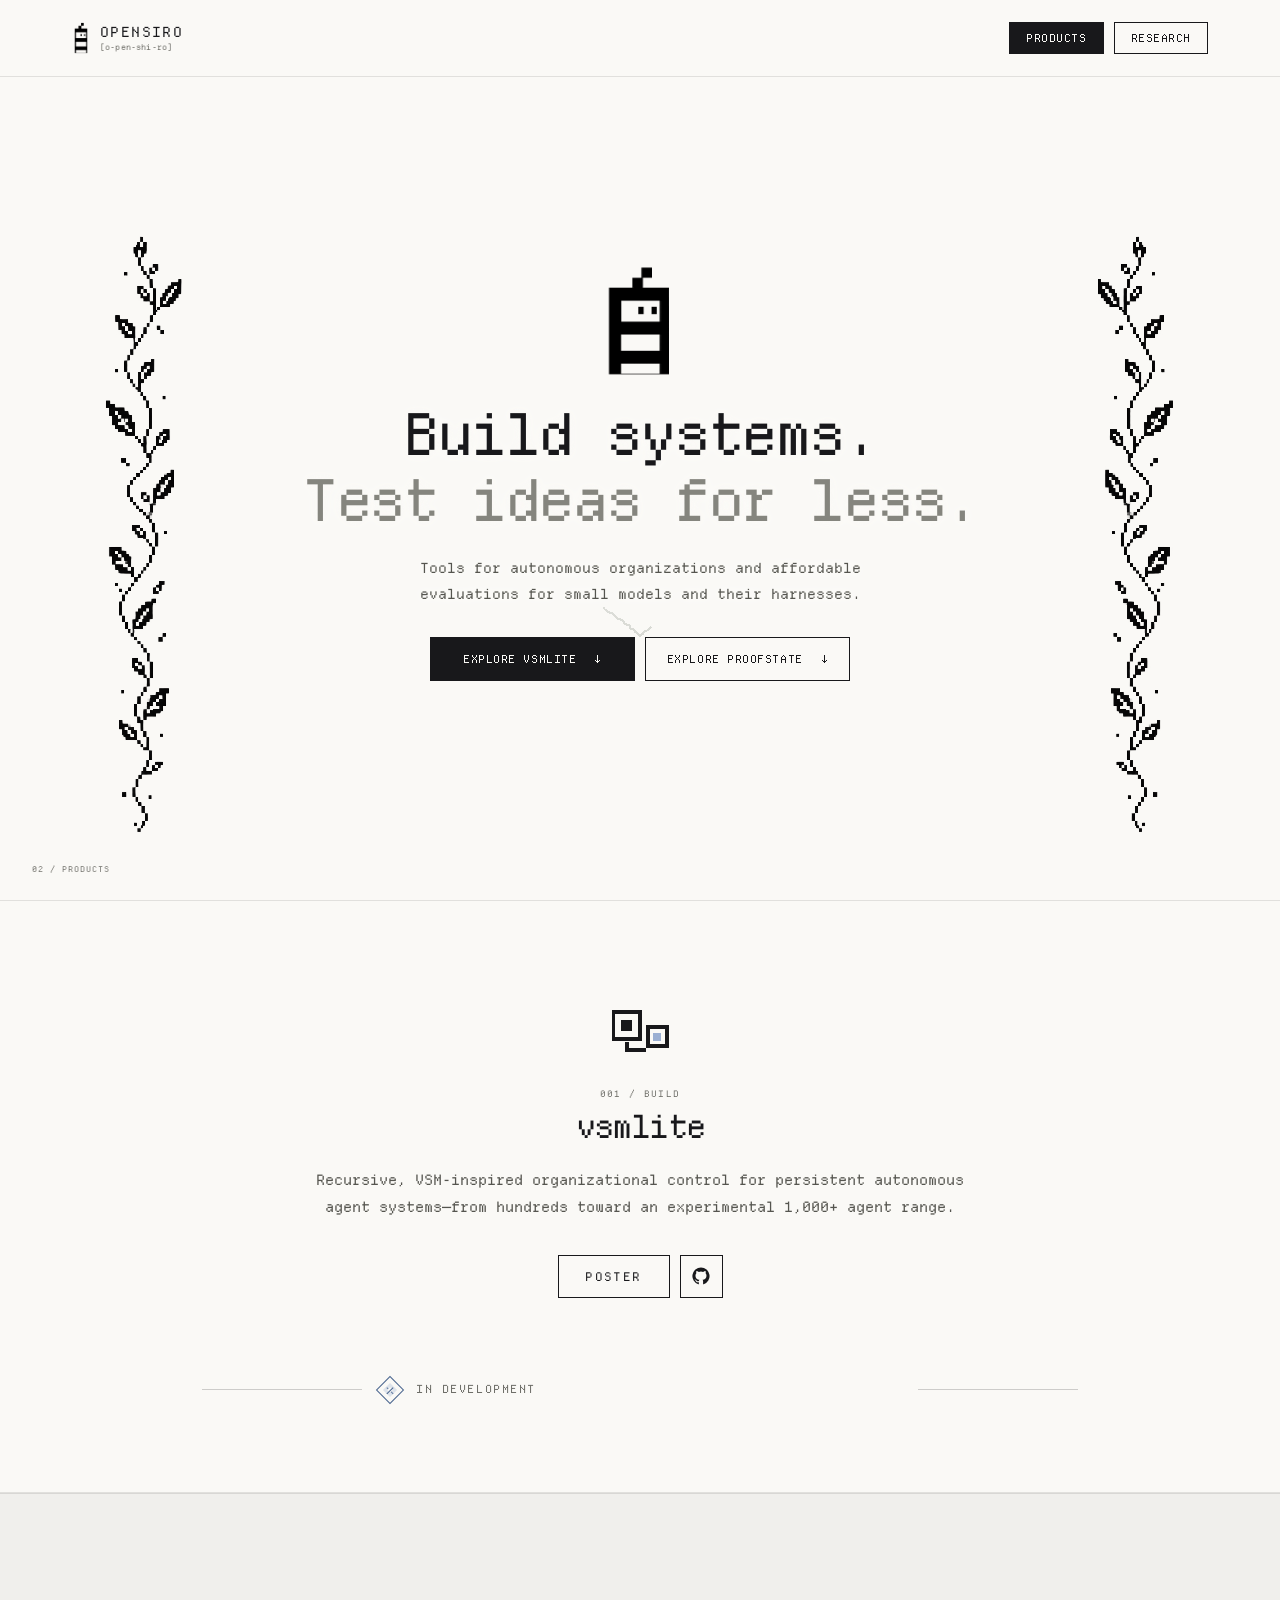
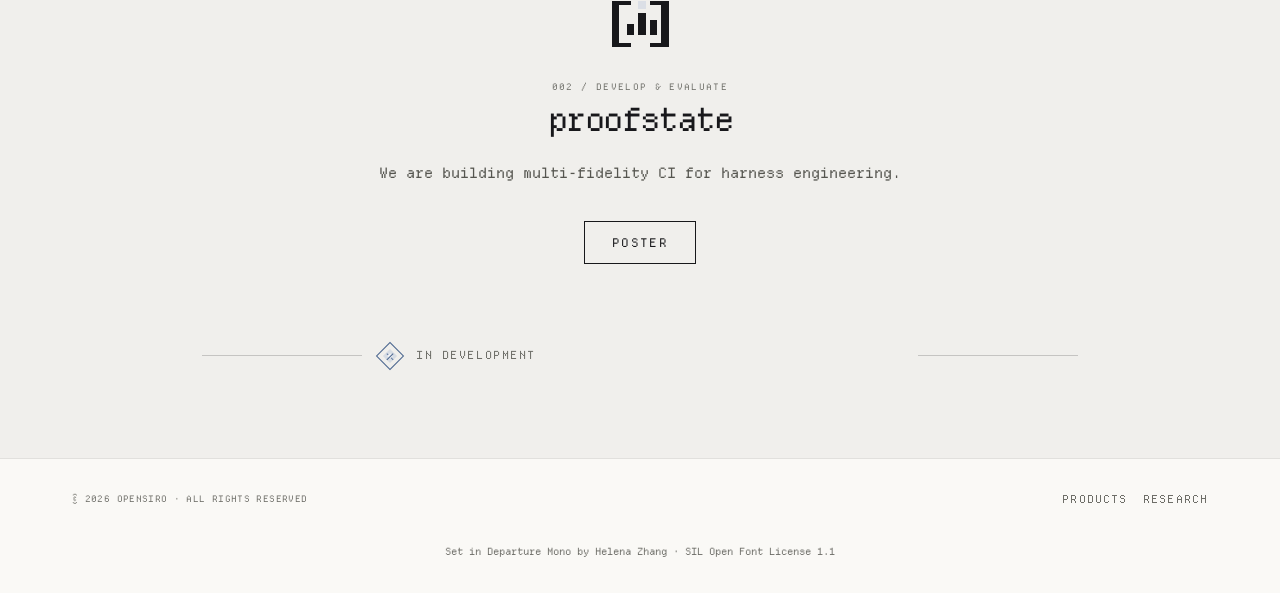
<file: products.html>
<!DOCTYPE html>
<html lang="en">
<head>
<meta charset="UTF-8">
<meta name="viewport" content="width=device-width, initial-scale=1">
<title>opensiro / products</title>
<meta name="description" content="Build autonomous organizations with vsmlite. Screen harness commits with generated benchmarks and five small models before frontier evaluation.">
<meta name="color-scheme" content="light">
<meta property="og:title" content="Products — opensiro">
<meta property="og:description" content="Build autonomous organizations with vsmlite. Screen harness commits with generated benchmarks and five small models before frontier evaluation.">
<meta property="og:type" content="website">
<meta property="og:url" content="https://opensiro.com/products.html">
<meta property="og:image" content="https://opensiro.com/assets/social-preview.png">
<meta property="og:image:width" content="1536">
<meta property="og:image:height" content="1024">
<meta property="og:image:alt" content="opensiro — Build organizations. Test ideas.">
<meta name="twitter:card" content="summary_large_image">
<meta name="twitter:title" content="Products — opensiro">
<meta name="twitter:description" content="Build autonomous organizations with vsmlite. Screen harness commits with generated benchmarks and five small models before frontier evaluation.">
<meta name="twitter:image" content="https://opensiro.com/assets/social-preview.png">
<meta name="twitter:image:alt" content="opensiro — Build organizations. Test ideas.">
<link rel="canonical" href="https://opensiro.com/products.html">
<link rel="preload" href="assets/DepartureMono-Regular.woff2" as="font" type="font/woff2" crossorigin>
<link rel="preload" href="assets/pixel-vine.png" as="image" type="image/png" fetchpriority="high">
<link rel="stylesheet" href="globals.css?v=20260911-idea">
<link rel="stylesheet" href="products.css?v=20260912-content-diagrams">
<link rel="stylesheet" href="shared-hero.css?v=20260903-sync">
<script src="hero-transition.js?v=20260903-sync"></script>
<script src="vines.js?v=20260912-optional-controls" defer blocking="render"></script>
<link rel="icon" type="image/png" sizes="64x64" href="assets/favicon-64x64.png?v=20260907-theme" media="(prefers-color-scheme: light)">
<link rel="icon" type="image/png" sizes="64x64" href="assets/favicon-64x64-dark.png?v=20260907-theme" media="(prefers-color-scheme: dark)">
<link rel="apple-touch-icon" href="assets/favicon-64x64.png">
</head>
<body>
<a class="skip-link" href="#main-content">Skip to content</a>

<!-- ============================================================ HEADER -->
<header class="site-header">
  <div class="wrap">
    <a class="brand-wordmark" href="index.html" aria-label="opensiro home">
      <span class="brand-mark" aria-hidden="true"><img class="brand-logo" src="assets/mascot-logo.png" alt=""></span>
      <span class="brand-copy"><span class="brand-name">opensiro</span><span class="brand-pronunciation">[o-pen-shi-ro]</span></span>
    </a>
    <nav class="nav-links" aria-label="primary">
      <a class="btn-stamp active" href="products.html" data-nav="products" aria-current="page">Products</a>
      <a class="btn-stamp" href="research.html" data-nav="research">Research</a>
    </nav>
  </div>
</header>

<main id="main-content">
<section class="hero home-hero products-hero">
  <div class="hero-vine vine-static vine-left" aria-hidden="true"></div>
  <div class="hero-vine vine-static vine-right" aria-hidden="true"></div>
  <div class="hero-garden" aria-hidden="true"><div class="vine-growing vine-center"></div></div>
  <div class="wrap hero-inner">
    <div class="hero-logo" aria-hidden="true">
      <img class="hero-logo-animated" src="assets/mascot-logo.gif" alt="" width="320" height="540" decoding="async">
      <img class="hero-logo-static" src="assets/mascot-logo.png" alt="" width="320" height="540" decoding="async">
    </div>
    <h1><span class="hero-title-line">Build systems.</span> <span class="hero-title-line muted">Test ideas for less.</span></h1>
    <p class="lede">Tools for autonomous organizations and affordable<br class="desktop-break"> evaluations for small models and their harnesses.</p>
    <div class="hero-cta"><a class="btn" href="#vsmlite">Explore vsmlite <span class="arr">↓</span></a><a class="btn outline" href="#proofstate">Explore proofstate <span class="arr">↓</span></a></div>
  </div>
  <div class="hero-coordinate" aria-hidden="true"><span>02 / PRODUCTS</span></div>
</section>

<section class="detail product-entry" id="vsmlite">
  <div class="wrap product-entry-inner">
    <div class="detail-head"><img class="product-mark" src="assets/vsmlite-mark.svg?v=20260903-pale-blue" width="80" height="80" alt="" decoding="async"><div><p class="eyebrow">001 / Build</p><h2 class="d-name">vsmlite</h2></div></div>
    <p class="product-summary">Recursive, VSM-inspired organizational control for persistent autonomous agent systems—from hundreds toward an experimental 1,000+ agent range.</p>
    <div class="product-links"><a class="product-word-link" href="vsm.html">POSTER</a><a class="product-icon-link" href="https://github.com/opensiro/terminal-bench-vsm" target="_blank" rel="noopener" aria-label="VSMLite on GitHub"><svg viewBox="0 0 24 24" aria-hidden="true"><path fill="currentColor" d="M12 .7A11.5 11.5 0 0 0 8.36 23.1c.58.1.79-.25.79-.56v-2.23c-3.22.7-3.9-1.37-3.9-1.37-.53-1.34-1.29-1.7-1.29-1.7-1.05-.72.08-.71.08-.71 1.16.08 1.78 1.19 1.78 1.19 1.03 1.77 2.7 1.26 3.36.96.1-.75.4-1.26.73-1.55-2.57-.29-5.27-1.29-5.27-5.68 0-1.26.45-2.28 1.19-3.08-.12-.29-.52-1.46.11-3.04 0 0 .97-.31 3.16 1.18a10.9 10.9 0 0 1 5.75 0c2.19-1.49 3.15-1.18 3.15-1.18.63 1.58.23 2.75.11 3.04.74.8 1.19 1.82 1.19 3.08 0 4.4-2.71 5.38-5.29 5.67.42.36.79 1.06.79 2.14v3.27c0 .31.21.67.8.56A11.5 11.5 0 0 0 12 .7Z"/></svg></a></div>
    <div class="product-status"><span class="status-sigil" aria-hidden="true"><i></i></span><small>IN DEVELOPMENT</small></div>
  </div>
</section>

<section class="detail tint product-entry" id="proofstate" aria-labelledby="proofstate-name">
  <div class="wrap product-entry-inner">
    <div class="detail-head"><img class="product-mark" src="assets/opensiro-mark.svg?v=20260903-pale-blue" width="80" height="80" alt="" decoding="async"><div><p class="eyebrow">002 / Develop &amp; evaluate</p><h2 class="d-name" id="proofstate-name">proofstate</h2></div></div>
    <p class="product-summary">We are building multi-fidelity CI for harness engineering.</p>
    <div class="product-links"><a class="product-word-link" href="opensiro.html">POSTER</a></div>
    <div class="product-status"><span class="status-sigil" aria-hidden="true"><i></i></span><small>IN DEVELOPMENT</small></div>
  </div>
</section>

</main>

<!-- ============================================================ FOOTER -->
<footer class="site-footer">
  <div class="wrap">
    <span class="footer-copy">© 2026 opensiro · all rights reserved</span>
    <div class="footer-links">
      <a href="products.html">Products</a>
      <a href="research.html">Research</a>
    </div>
    <!-- Social links paused until the channels are ready.
    <div class="footer-social">
      <a class="btn-icon" href="https://twitter.com/opensiro" target="_blank" rel="noopener" aria-label="Twitter / X">
        <svg width="13" height="13" viewBox="0 0 24 24" fill="currentColor"><path d="M18.244 2.25h3.308l-7.227 8.26 8.502 11.24H16.17l-5.214-6.817L4.99 21.75H1.68l7.73-8.835L1.254 2.25H8.08l4.713 6.231zm-1.161 17.52h1.833L7.084 4.126H5.117z"/></svg>
      </a>
      <a class="btn-icon" href="https://youtube.com/@opensiro" target="_blank" rel="noopener" aria-label="YouTube">
        <svg width="14" height="14" viewBox="0 0 24 24" fill="currentColor"><path d="M23.498 6.186a3.016 3.016 0 0 0-2.122-2.136C19.505 3.545 12 3.545 12 3.545s-7.505 0-9.377.505A3.017 3.017 0 0 0 .502 6.186C0 8.07 0 12 0 12s0 3.93.502 5.814a3.016 3.016 0 0 0 2.122 2.136c1.871.505 9.376.505 9.376.505s7.505 0 9.377-.505a3.015 3.015 0 0 0 2.122-2.136C24 15.93 24 12 24 12s0-3.93-.502-5.814zM9.545 15.568V8.432L15.818 12l-6.273 3.568z"/></svg>
      </a>
      <a class="btn-icon" href="https://discord.gg/opensiro" target="_blank" rel="noopener" aria-label="Discord">
        <svg width="14" height="14" viewBox="0 0 24 24" fill="currentColor"><path d="M20.317 4.37a19.791 19.791 0 0 0-4.885-1.515.074.074 0 0 0-.079.037c-.21.375-.444.864-.608 1.25a18.27 18.27 0 0 0-5.487 0 12.64 12.64 0 0 0-.617-1.25.077.077 0 0 0-.079-.037A19.736 19.736 0 0 0 3.677 4.37a.07.07 0 0 0-.032.027C.533 9.046-.32 13.58.099 18.057a.082.082 0 0 0 .031.057 19.9 19.9 0 0 0 5.993 3.03.078.078 0 0 0 .084-.028 14.09 14.09 0 0 0 1.226-1.994.076.076 0 0 0-.041-.106 13.107 13.107 0 0 1-1.872-.892.077.077 0 0 1-.008-.128 10.2 10.2 0 0 0 .372-.292.074.074 0 0 1 .077-.01c3.928 1.793 8.18 1.793 12.062 0a.074.074 0 0 1 .078.01c.12.098.246.198.373.292a.077.077 0 0 1-.006.127 12.299 12.299 0 0 1-1.873.892.077.077 0 0 0-.041.107c.36.698.772 1.362 1.225 1.993a.076.076 0 0 0 .084.028 19.839 19.839 0 0 0 6.002-3.03.077.077 0 0 0 .032-.054c.5-5.177-.838-9.674-3.549-13.66a.061.061 0 0 0-.031-.03zM8.02 15.33c-1.183 0-2.157-1.085-2.157-2.419 0-1.333.956-2.419 2.157-2.419 1.21 0 2.176 1.096 2.157 2.42 0 1.333-.956 2.418-2.157 2.418zm7.975 0c-1.183 0-2.157-1.085-2.157-2.419 0-1.333.955-2.419 2.157-2.419 1.21 0 2.176 1.096 2.157 2.42 0 1.333-.946 2.418-2.157 2.418z"/></svg>
      </a>
    </div>
    -->
    <p class="footer-font">Set in <a href="https://departuremono.com" target="_blank" rel="noopener">Departure Mono</a> by Helena Zhang · <a href="assets/DepartureMono-OFL.txt" target="_blank">SIL Open Font License 1.1</a></p>
  </div>
</footer>

<script src="app.js?v=20260903-mobile" defer></script>
<script src="products.js?v=20260904-ideas" defer></script>
</body>
</html>
</file>
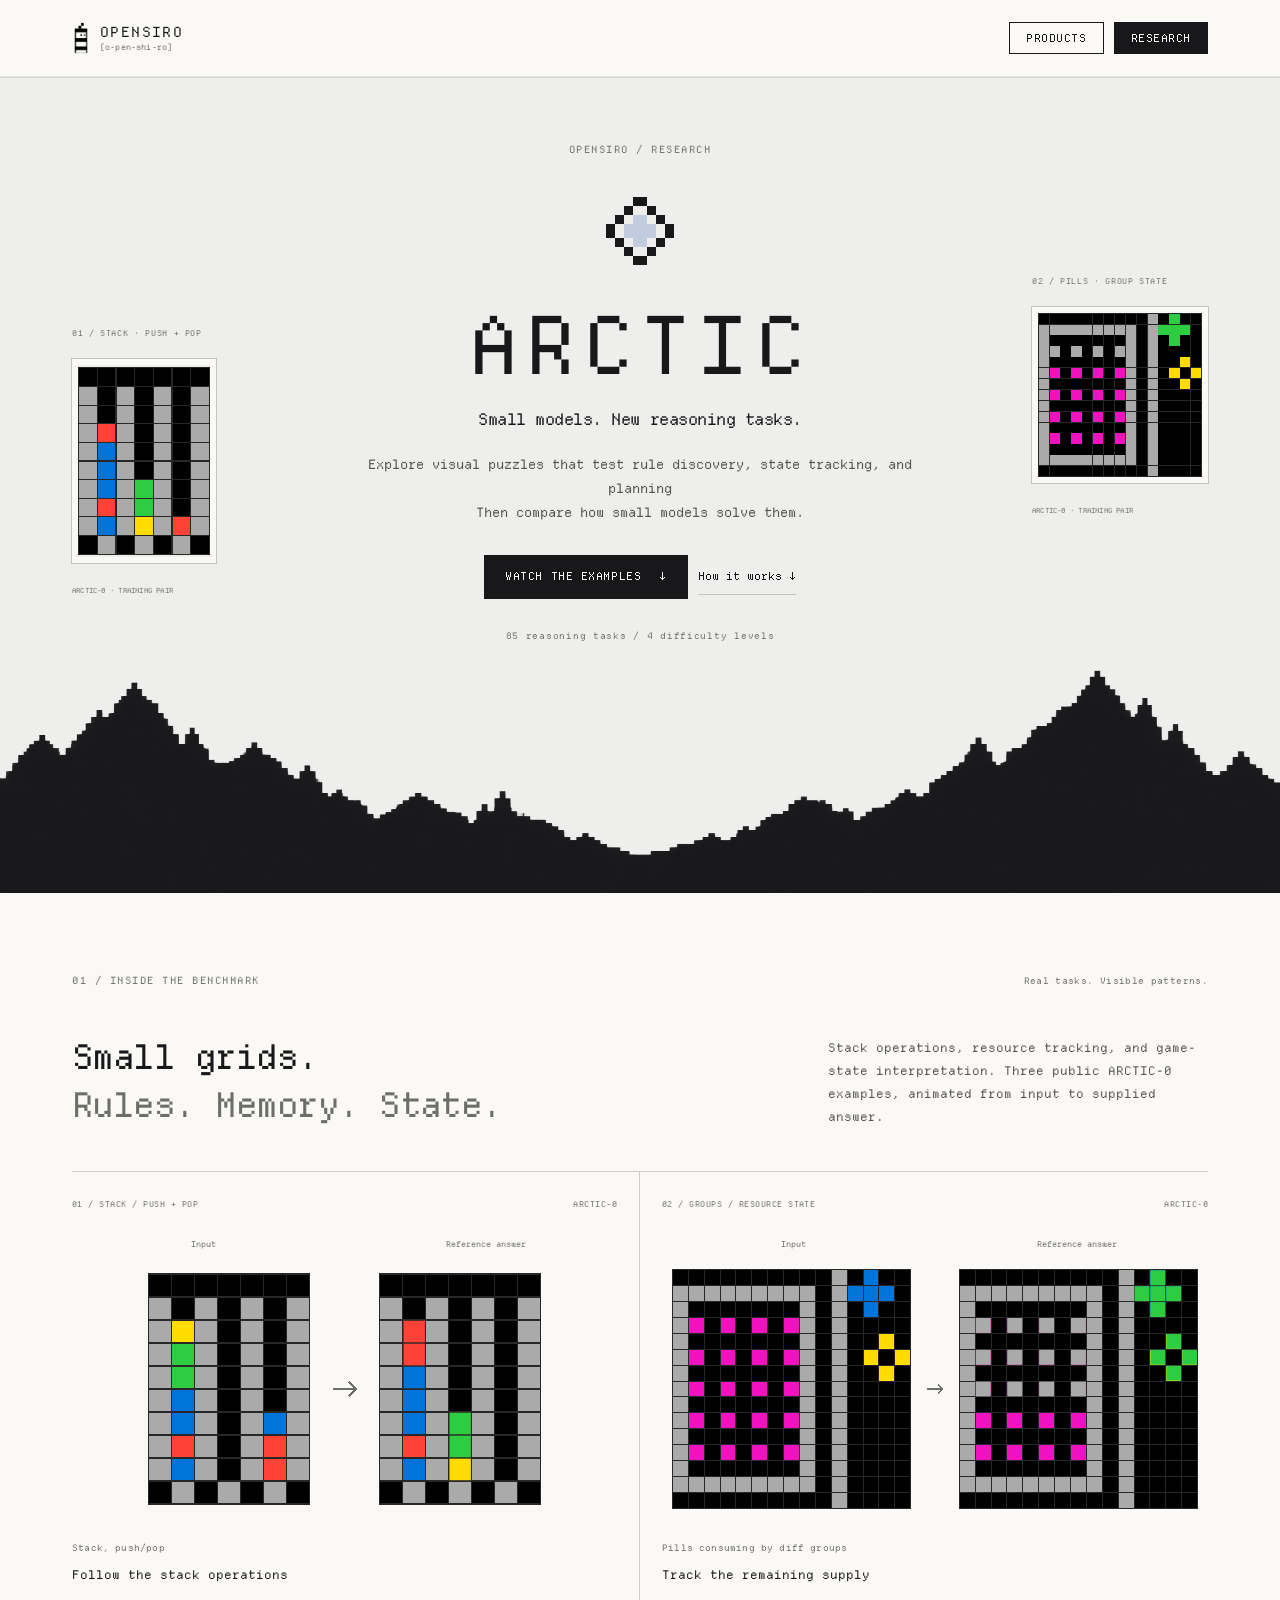
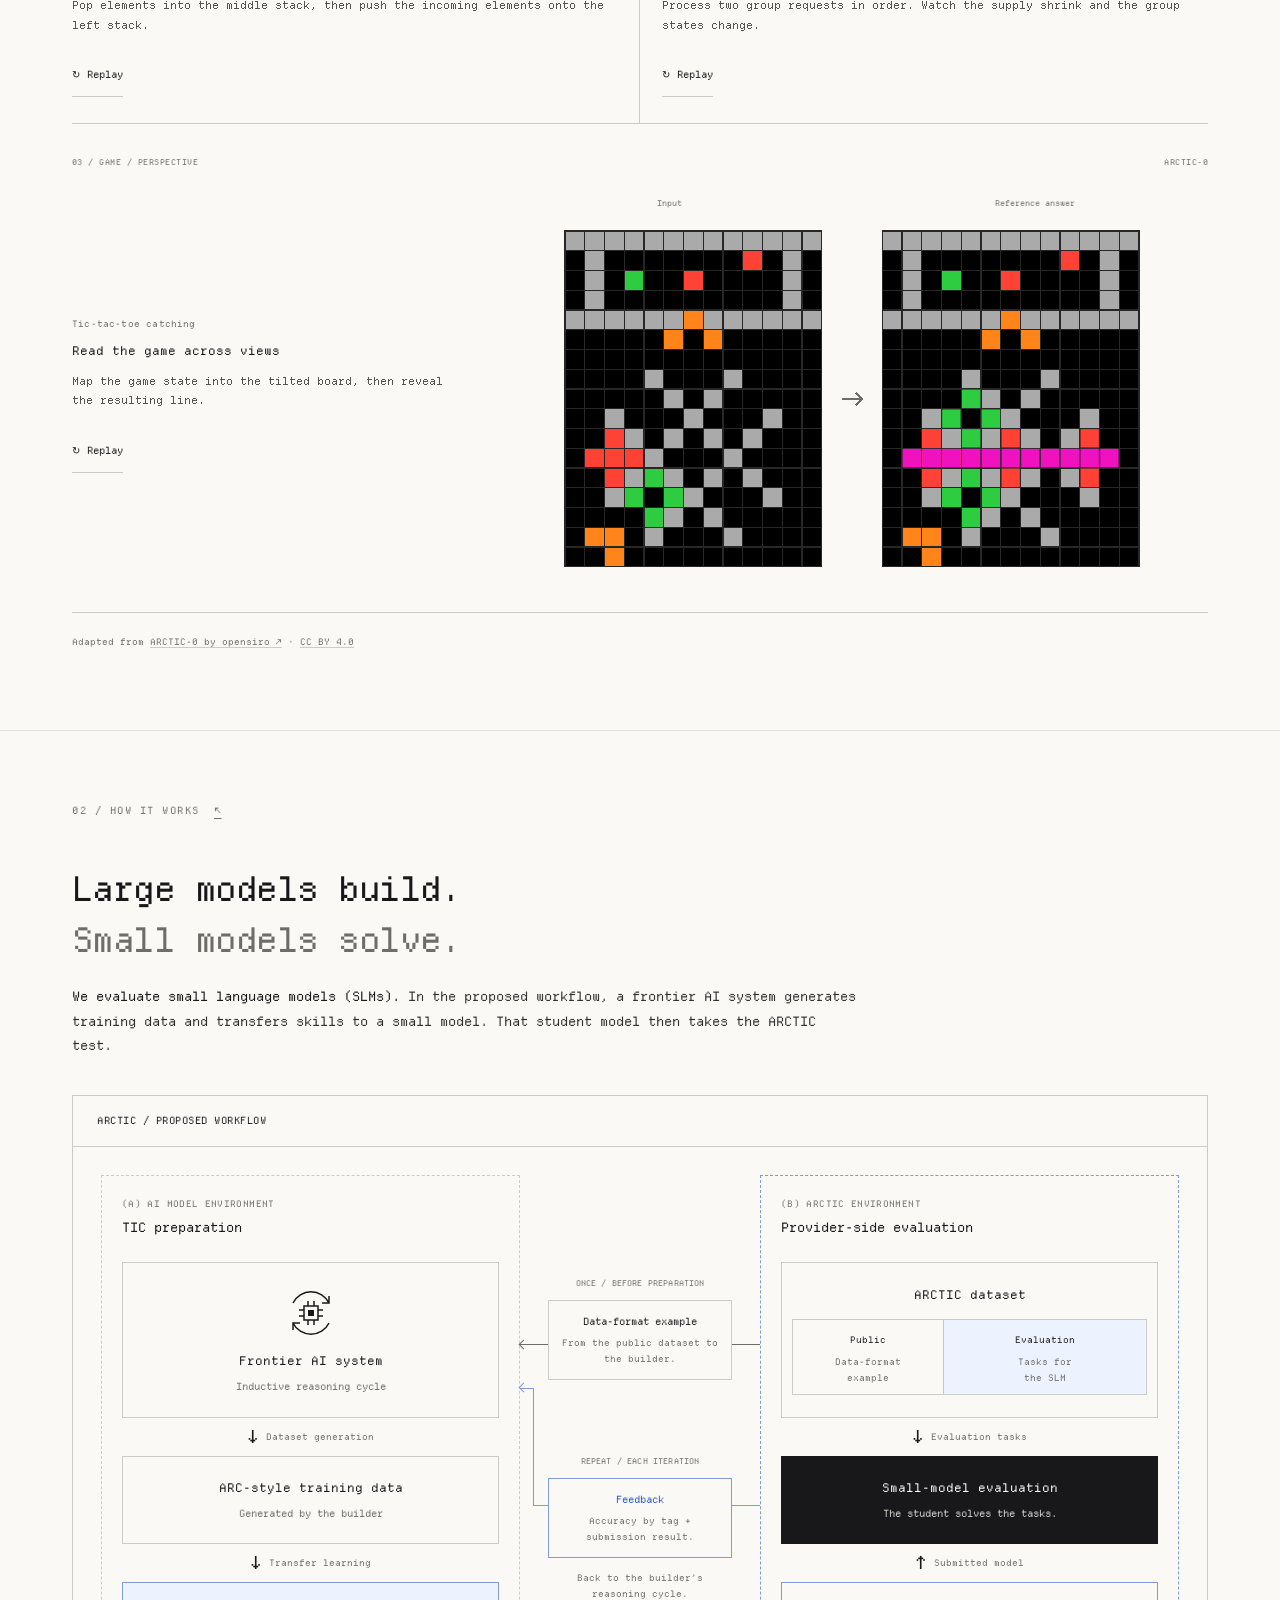
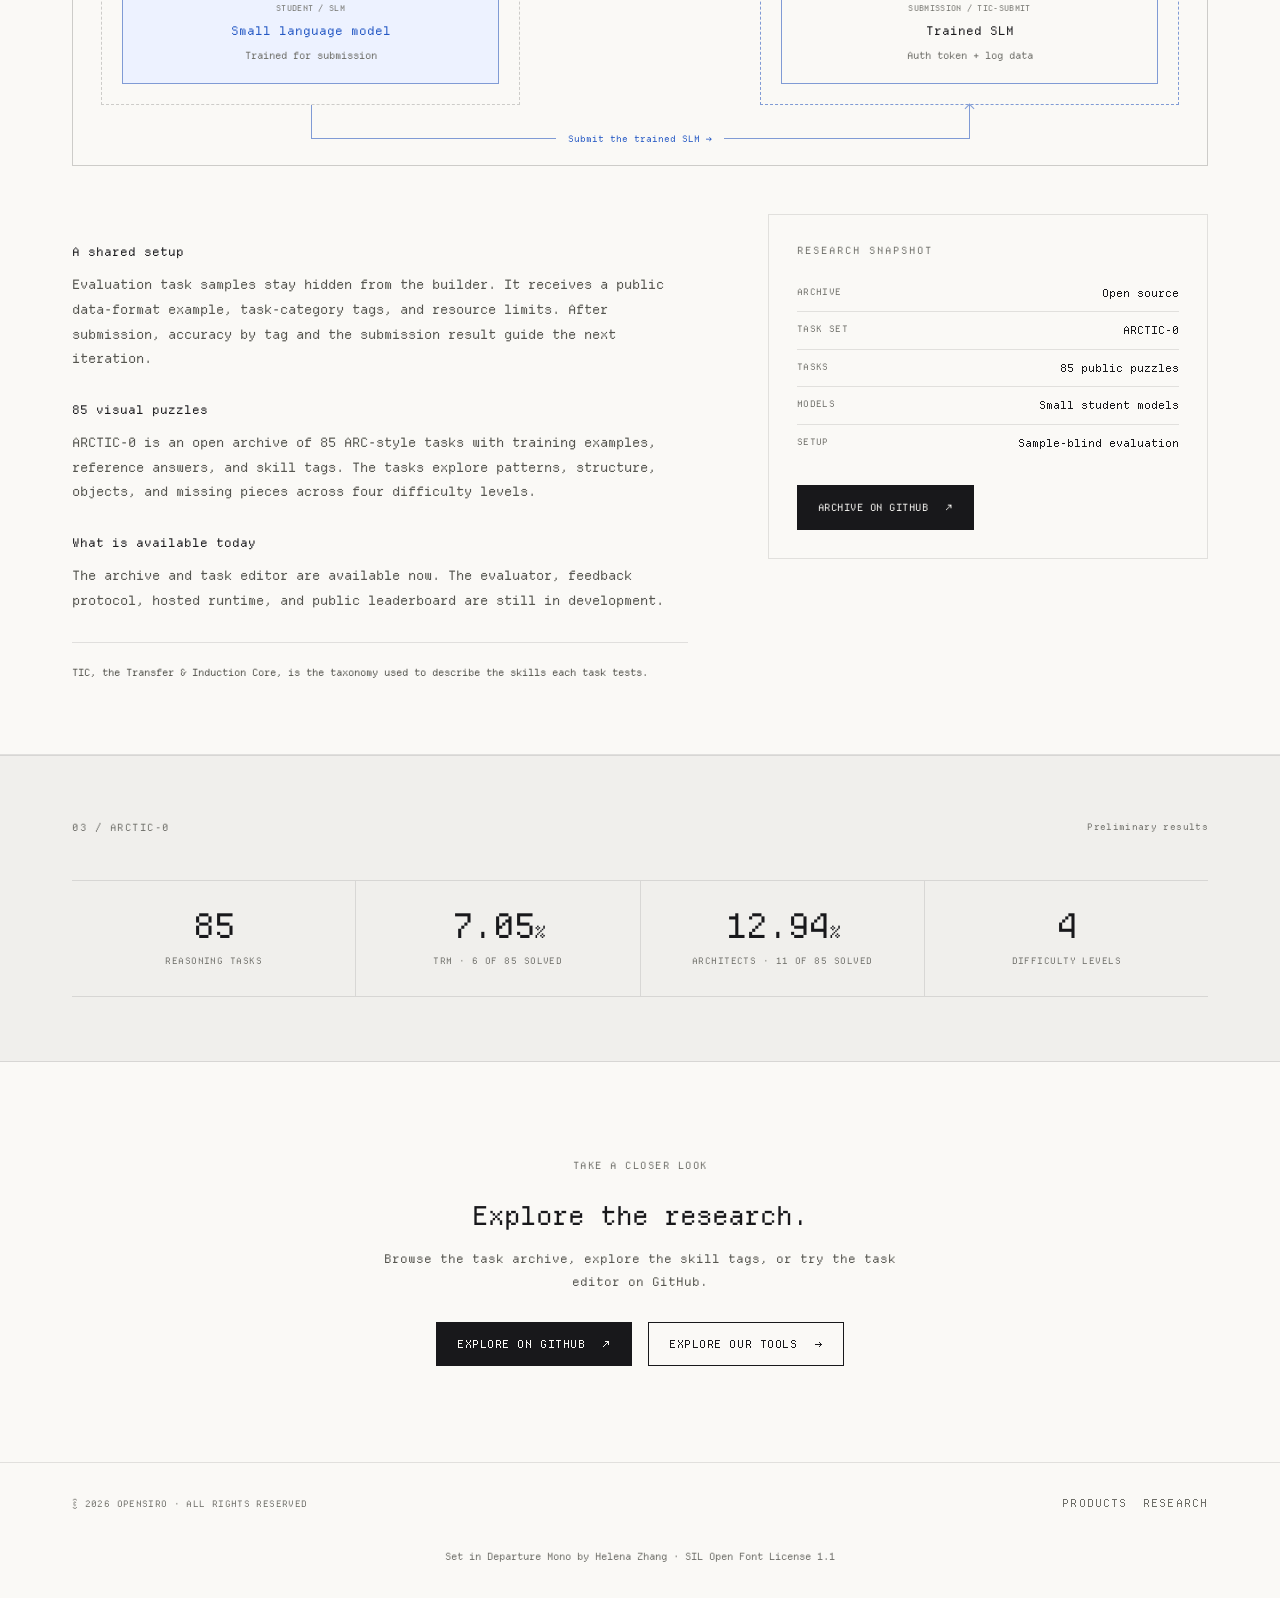
<file: research.html>
<!DOCTYPE html>
<html lang="en">
<head>
<meta charset="UTF-8">
<meta name="viewport" content="width=device-width, initial-scale=1">
<title>opensiro / research</title>
<meta name="description" content="Explore ARCTIC-0: visual reasoning tasks for studying rule discovery, state tracking, and planning in small models.">
<meta name="color-scheme" content="light">
<meta property="og:title" content="Research — ARCTIC · opensiro">
<meta property="og:description" content="Explore ARCTIC-0: visual reasoning tasks for studying rule discovery, state tracking, and planning in small models.">
<meta property="og:type" content="website">
<meta property="og:url" content="https://opensiro.com/research.html">
<meta property="og:image" content="https://opensiro.com/assets/social-preview.png">
<meta property="og:image:width" content="1536">
<meta property="og:image:height" content="1024">
<meta property="og:image:alt" content="opensiro — Build organizations. Test ideas.">
<meta name="twitter:card" content="summary_large_image">
<meta name="twitter:title" content="Research — ARCTIC · opensiro">
<meta name="twitter:description" content="Explore ARCTIC-0: visual reasoning tasks for studying rule discovery, state tracking, and planning in small models.">
<meta name="twitter:image" content="https://opensiro.com/assets/social-preview.png">
<meta name="twitter:image:alt" content="opensiro — Build organizations. Test ideas.">
<link rel="canonical" href="https://opensiro.com/research.html">
<link rel="preload" href="assets/DepartureMono-Regular.woff2" as="font" type="font/woff2" crossorigin>
<link rel="stylesheet" href="globals.css?v=20260912-arctic-export">
<link rel="icon" type="image/png" sizes="64x64" href="assets/favicon-64x64.png?v=20260907-theme" media="(prefers-color-scheme: light)">
<link rel="icon" type="image/png" sizes="64x64" href="assets/favicon-64x64-dark.png?v=20260907-theme" media="(prefers-color-scheme: dark)">
<link rel="apple-touch-icon" href="assets/favicon-64x64.png">
</head>
<body>
<a class="skip-link" href="#main-content">Skip to content</a>

<!-- ============================================================ HEADER -->
<header class="site-header">
  <div class="wrap">
    <a class="brand-wordmark" href="index.html" aria-label="opensiro home">
      <span class="brand-mark" aria-hidden="true"><img class="brand-logo" src="assets/mascot-logo.png" alt=""></span>
      <span class="brand-copy"><span class="brand-name">opensiro</span><span class="brand-pronunciation">[o-pen-shi-ro]</span></span>
    </a>
    <nav class="nav-links" aria-label="primary">
      <a class="btn-stamp" href="products.html" data-nav="products">Products</a>
      <a class="btn-stamp active" href="research.html" data-nav="research" aria-current="page">Research</a>
    </nav>
  </div>
</header>

<main id="main-content">
<section class="hero arctic-section arctic-hero research-hero">
  <div class="research-orbit orbit-left orbit-stack" aria-hidden="true">
    <span class="orbit-label">01 / Stack · push + pop</span>
    <img src="assets/arctic/stack.svg" width="113" height="161" alt="" decoding="async">
    <span class="orbit-foot">ARCTIC-0 · Training pair</span>
  </div>
  <div class="research-orbit orbit-right" aria-hidden="true">
    <span class="orbit-label">02 / Pills · group state</span>
    <img src="assets/arctic/pills.svg" width="241" height="241" alt="" decoding="async">
    <span class="orbit-foot">ARCTIC-0 · Training pair</span>
  </div>
  <div class="wrap hero-inner">
    <p class="eyebrow">opensiro / Research</p>
    <img class="product-mark hero-product-mark" src="assets/arctic-mark.svg?v=20260903-pale-blue" width="80" height="80" alt="" decoding="async">
    <h1>ARCTIC</h1>
    <p class="arctic-headline">Small models. New reasoning tasks.</p>
    <p class="lede">&#x20;Explore visual puzzles that test rule discovery, state tracking, and planning<br>Then compare how small models solve them.</p>
    <div class="hero-cta"><a class="btn" href="#samples">Watch the examples <span class="arr">↓</span></a><a class="text-link" href="#arctic">How it works ↓</a></div>
    <span class="arctic-caption">85 reasoning tasks / 4 difficulty levels</span>
  </div>
  <div class="arctic-mountains" aria-hidden="true"></div>
</section>

<section class="benchmark-samples" id="samples">
  <div class="wrap">
    <div class="section-heading"><p class="eyebrow">01 / Inside the benchmark</p><span class="section-note">Real tasks. Visible patterns.</span></div>
    <div class="sample-intro"><h2>Small grids.<br><span class="muted">Rules. Memory. State.</span></h2><p>Stack operations, resource tracking, and game-state interpretation. Three public ARCTIC-0 examples, animated from input to supplied answer.</p></div>
    <div class="sample-grid">
      <figure class="sample-card" data-sample="stack">
        <div class="sample-topline"><span>01 / Stack / push + pop</span><span>ARCTIC-0</span></div>
        <div class="sample-grid-labels" aria-hidden="true"><span>Input</span><span>Reference answer</span></div>
        <svg xmlns="http://www.w3.org/2000/svg" viewBox="0 0 294 181" class="sample-diagram" role="img" aria-label="Follow the stack operations: input to supplied reference answer" shape-rendering="crispEdges">
<title>Follow the stack operations</title><desc>ARCTIC-0 training example 1. Animated presentation of the supplied answer, not a model run. Task 1767028625967. Dataset CC BY 4.0. https://github.com/opensiro/arctic-0/blob/3d1b854ee89535ce84ef5963f01abf8ce9bc2e40/dataset/arctic-0-85-0.6.2.json</desc>
<style>
@keyframes stack-appear{from{opacity:0}to{opacity:1}}
@keyframes stack-transfer-0{0%,12%{transform:translate(-32px,-96px)}15%{transform:translate(-32px,-128px)}18%{transform:translate(0,-128px)}22%,100%{transform:translate(0,0)}}
.stack-transfer-0{animation:stack-transfer-0 4.8s steps(3,end) both}
@keyframes stack-transfer-1{0%,22%{transform:translate(-32px,-64px)}25%{transform:translate(-32px,-112px)}28%{transform:translate(0,-112px)}32%,100%{transform:translate(0,0)}}
.stack-transfer-1{animation:stack-transfer-1 4.8s steps(3,end) both}
@keyframes stack-transfer-2{0%,32%{transform:translate(-32px,-32px)}35%{transform:translate(-32px,-96px)}38%{transform:translate(0,-96px)}42%,100%{transform:translate(0,0)}}
.stack-transfer-2{animation:stack-transfer-2 4.8s steps(3,end) both}
@keyframes stack-transfer-3{0%,42%{transform:translate(64px,32px)}45%{transform:translate(64px,-64px)}48%{transform:translate(0,-64px)}52%,100%{transform:translate(0,0)}}
.stack-transfer-3{animation:stack-transfer-3 4.8s steps(3,end) both}
@keyframes stack-transfer-4{0%,52%{transform:translate(64px,64px)}55%{transform:translate(64px,-48px)}58%{transform:translate(0,-48px)}62%,100%{transform:translate(0,0)}}
.stack-transfer-4{animation:stack-transfer-4 4.8s steps(3,end) both}
@keyframes stack-transfer-5{0%,62%{transform:translate(64px,96px)}65%{transform:translate(64px,-32px)}68%{transform:translate(0,-32px)}72%,100%{transform:translate(0,0)}}
.stack-transfer-5{animation:stack-transfer-5 4.8s steps(3,end) both}
@media(prefers-reduced-motion:reduce){.sample-motion{animation:none!important;opacity:1;transform:none}}
</style><g data-grid="input" transform="translate(10 10)"><rect width="113" height="161" fill="#272727"/><rect x="1" y="1" width="15" height="15" fill="#000000" /><rect x="17" y="1" width="15" height="15" fill="#000000" /><rect x="33" y="1" width="15" height="15" fill="#000000" /><rect x="49" y="1" width="15" height="15" fill="#000000" /><rect x="65" y="1" width="15" height="15" fill="#000000" /><rect x="81" y="1" width="15" height="15" fill="#000000" /><rect x="97" y="1" width="15" height="15" fill="#000000" /><rect x="1" y="17" width="15" height="15" fill="#AAAAAA" /><rect x="17" y="17" width="15" height="15" fill="#000000" /><rect x="33" y="17" width="15" height="15" fill="#AAAAAA" /><rect x="49" y="17" width="15" height="15" fill="#000000" /><rect x="65" y="17" width="15" height="15" fill="#AAAAAA" /><rect x="81" y="17" width="15" height="15" fill="#000000" /><rect x="97" y="17" width="15" height="15" fill="#AAAAAA" /><rect x="1" y="33" width="15" height="15" fill="#AAAAAA" /><rect x="17" y="33" width="15" height="15" fill="#FFDC00" /><rect x="33" y="33" width="15" height="15" fill="#AAAAAA" /><rect x="49" y="33" width="15" height="15" fill="#000000" /><rect x="65" y="33" width="15" height="15" fill="#AAAAAA" /><rect x="81" y="33" width="15" height="15" fill="#000000" /><rect x="97" y="33" width="15" height="15" fill="#AAAAAA" /><rect x="1" y="49" width="15" height="15" fill="#AAAAAA" /><rect x="17" y="49" width="15" height="15" fill="#2ECC40" /><rect x="33" y="49" width="15" height="15" fill="#AAAAAA" /><rect x="49" y="49" width="15" height="15" fill="#000000" /><rect x="65" y="49" width="15" height="15" fill="#AAAAAA" /><rect x="81" y="49" width="15" height="15" fill="#000000" /><rect x="97" y="49" width="15" height="15" fill="#AAAAAA" /><rect x="1" y="65" width="15" height="15" fill="#AAAAAA" /><rect x="17" y="65" width="15" height="15" fill="#2ECC40" /><rect x="33" y="65" width="15" height="15" fill="#AAAAAA" /><rect x="49" y="65" width="15" height="15" fill="#000000" /><rect x="65" y="65" width="15" height="15" fill="#AAAAAA" /><rect x="81" y="65" width="15" height="15" fill="#000000" /><rect x="97" y="65" width="15" height="15" fill="#AAAAAA" /><rect x="1" y="81" width="15" height="15" fill="#AAAAAA" /><rect x="17" y="81" width="15" height="15" fill="#0074D9" /><rect x="33" y="81" width="15" height="15" fill="#AAAAAA" /><rect x="49" y="81" width="15" height="15" fill="#000000" /><rect x="65" y="81" width="15" height="15" fill="#AAAAAA" /><rect x="81" y="81" width="15" height="15" fill="#000000" /><rect x="97" y="81" width="15" height="15" fill="#AAAAAA" /><rect x="1" y="97" width="15" height="15" fill="#AAAAAA" /><rect x="17" y="97" width="15" height="15" fill="#0074D9" /><rect x="33" y="97" width="15" height="15" fill="#AAAAAA" /><rect x="49" y="97" width="15" height="15" fill="#000000" /><rect x="65" y="97" width="15" height="15" fill="#AAAAAA" /><rect x="81" y="97" width="15" height="15" fill="#0074D9" /><rect x="97" y="97" width="15" height="15" fill="#AAAAAA" /><rect x="1" y="113" width="15" height="15" fill="#AAAAAA" /><rect x="17" y="113" width="15" height="15" fill="#FF4136" /><rect x="33" y="113" width="15" height="15" fill="#AAAAAA" /><rect x="49" y="113" width="15" height="15" fill="#000000" /><rect x="65" y="113" width="15" height="15" fill="#AAAAAA" /><rect x="81" y="113" width="15" height="15" fill="#FF4136" /><rect x="97" y="113" width="15" height="15" fill="#AAAAAA" /><rect x="1" y="129" width="15" height="15" fill="#AAAAAA" /><rect x="17" y="129" width="15" height="15" fill="#0074D9" /><rect x="33" y="129" width="15" height="15" fill="#AAAAAA" /><rect x="49" y="129" width="15" height="15" fill="#000000" /><rect x="65" y="129" width="15" height="15" fill="#AAAAAA" /><rect x="81" y="129" width="15" height="15" fill="#FF4136" /><rect x="97" y="129" width="15" height="15" fill="#AAAAAA" /><rect x="1" y="145" width="15" height="15" fill="#000000" /><rect x="17" y="145" width="15" height="15" fill="#AAAAAA" /><rect x="33" y="145" width="15" height="15" fill="#000000" /><rect x="49" y="145" width="15" height="15" fill="#AAAAAA" /><rect x="65" y="145" width="15" height="15" fill="#000000" /><rect x="81" y="145" width="15" height="15" fill="#AAAAAA" /><rect x="97" y="145" width="15" height="15" fill="#000000" /></g><path d="M139 90.5h16m-5-5 5 5-5 5" fill="none" stroke="#6e6e68" stroke-width="1.5"/><g data-grid="output" transform="translate(171 10)"><rect width="113" height="161" fill="#272727"/><rect x="1" y="1" width="15" height="15" fill="#000000" /><rect x="17" y="1" width="15" height="15" fill="#000000" /><rect x="33" y="1" width="15" height="15" fill="#000000" /><rect x="49" y="1" width="15" height="15" fill="#000000" /><rect x="65" y="1" width="15" height="15" fill="#000000" /><rect x="81" y="1" width="15" height="15" fill="#000000" /><rect x="97" y="1" width="15" height="15" fill="#000000" /><rect x="1" y="17" width="15" height="15" fill="#AAAAAA" /><rect x="17" y="17" width="15" height="15" fill="#000000" /><rect x="33" y="17" width="15" height="15" fill="#AAAAAA" /><rect x="49" y="17" width="15" height="15" fill="#000000" /><rect x="65" y="17" width="15" height="15" fill="#AAAAAA" /><rect x="81" y="17" width="15" height="15" fill="#000000" /><rect x="97" y="17" width="15" height="15" fill="#AAAAAA" /><rect x="1" y="33" width="15" height="15" fill="#AAAAAA" /><rect x="17" y="33" width="15" height="15" fill="#000000" /><rect x="33" y="33" width="15" height="15" fill="#AAAAAA" /><rect x="49" y="33" width="15" height="15" fill="#000000" /><rect x="65" y="33" width="15" height="15" fill="#AAAAAA" /><rect x="81" y="33" width="15" height="15" fill="#000000" /><rect x="97" y="33" width="15" height="15" fill="#AAAAAA" /><rect x="1" y="49" width="15" height="15" fill="#AAAAAA" /><rect x="17" y="49" width="15" height="15" fill="#000000" /><rect x="33" y="49" width="15" height="15" fill="#AAAAAA" /><rect x="49" y="49" width="15" height="15" fill="#000000" /><rect x="65" y="49" width="15" height="15" fill="#AAAAAA" /><rect x="81" y="49" width="15" height="15" fill="#000000" /><rect x="97" y="49" width="15" height="15" fill="#AAAAAA" /><rect x="1" y="65" width="15" height="15" fill="#AAAAAA" /><rect x="17" y="65" width="15" height="15" fill="#000000" /><rect x="33" y="65" width="15" height="15" fill="#AAAAAA" /><rect x="49" y="65" width="15" height="15" fill="#000000" /><rect x="65" y="65" width="15" height="15" fill="#AAAAAA" /><rect x="81" y="65" width="15" height="15" fill="#000000" /><rect x="97" y="65" width="15" height="15" fill="#AAAAAA" /><rect x="1" y="81" width="15" height="15" fill="#AAAAAA" /><rect x="17" y="81" width="15" height="15" fill="#0074D9" /><rect x="33" y="81" width="15" height="15" fill="#AAAAAA" /><rect x="49" y="81" width="15" height="15" fill="#000000" /><rect x="65" y="81" width="15" height="15" fill="#AAAAAA" /><rect x="81" y="81" width="15" height="15" fill="#000000" /><rect x="97" y="81" width="15" height="15" fill="#AAAAAA" /><rect x="1" y="97" width="15" height="15" fill="#AAAAAA" /><rect x="17" y="97" width="15" height="15" fill="#0074D9" /><rect x="33" y="97" width="15" height="15" fill="#AAAAAA" /><rect x="49" y="97" width="15" height="15" fill="#000000" /><rect x="65" y="97" width="15" height="15" fill="#AAAAAA" /><rect x="81" y="97" width="15" height="15" fill="#000000" /><rect x="97" y="97" width="15" height="15" fill="#AAAAAA" /><rect x="1" y="113" width="15" height="15" fill="#AAAAAA" /><rect x="17" y="113" width="15" height="15" fill="#FF4136" /><rect x="33" y="113" width="15" height="15" fill="#AAAAAA" /><rect x="49" y="113" width="15" height="15" fill="#000000" /><rect x="65" y="113" width="15" height="15" fill="#AAAAAA" /><rect x="81" y="113" width="15" height="15" fill="#000000" /><rect x="97" y="113" width="15" height="15" fill="#AAAAAA" /><rect x="1" y="129" width="15" height="15" fill="#AAAAAA" /><rect x="17" y="129" width="15" height="15" fill="#0074D9" /><rect x="33" y="129" width="15" height="15" fill="#AAAAAA" /><rect x="49" y="129" width="15" height="15" fill="#000000" /><rect x="65" y="129" width="15" height="15" fill="#AAAAAA" /><rect x="81" y="129" width="15" height="15" fill="#000000" /><rect x="97" y="129" width="15" height="15" fill="#AAAAAA" /><rect x="1" y="145" width="15" height="15" fill="#000000" /><rect x="17" y="145" width="15" height="15" fill="#AAAAAA" /><rect x="33" y="145" width="15" height="15" fill="#000000" /><rect x="49" y="145" width="15" height="15" fill="#AAAAAA" /><rect x="65" y="145" width="15" height="15" fill="#000000" /><rect x="81" y="145" width="15" height="15" fill="#AAAAAA" /><rect x="97" y="145" width="15" height="15" fill="#000000" />
<g class="sample-motion stack-transfer-0" data-origin="2,1"><rect x="49" y="129" width="15" height="15" fill="#FFDC00" /></g>
<g class="sample-motion stack-transfer-1" data-origin="3,1"><rect x="49" y="113" width="15" height="15" fill="#2ECC40" /></g>
<g class="sample-motion stack-transfer-2" data-origin="4,1"><rect x="49" y="97" width="15" height="15" fill="#2ECC40" /></g>
<g class="sample-motion stack-transfer-3" data-origin="6,5"><rect x="17" y="65" width="15" height="15" fill="#0074D9" /></g>
<g class="sample-motion stack-transfer-4" data-origin="7,5"><rect x="17" y="49" width="15" height="15" fill="#FF4136" /></g>
<g class="sample-motion stack-transfer-5" data-origin="8,5"><rect x="17" y="33" width="15" height="15" fill="#FF4136" /></g></g>
</svg>
        <figcaption><p class="sample-task-name">Stack, push/pop</p><h3>Follow the stack operations</h3><p>Pop elements into the middle stack, then push the incoming elements onto the left stack.</p></figcaption>
        <button class="sample-replay text-link" type="button" hidden aria-label="Replay animation: follow the stack operations"><span aria-hidden="true">↻</span> Replay</button>
      </figure>
      <figure class="sample-card" data-sample="pills">
        <div class="sample-topline"><span>02 / Groups / resource state</span><span>ARCTIC-0</span></div>
        <div class="sample-grid-labels" aria-hidden="true"><span>Input</span><span>Reference answer</span></div>
        <svg xmlns="http://www.w3.org/2000/svg" viewBox="0 0 550 261" class="sample-diagram" role="img" aria-label="Track the remaining supply: input to supplied reference answer" shape-rendering="crispEdges">
<title>Track the remaining supply</title><desc>ARCTIC-0 training example 2. Animated presentation of the supplied answer, not a model run. Task 1767105401430. Dataset CC BY 4.0. https://github.com/opensiro/arctic-0/blob/3d1b854ee89535ce84ef5963f01abf8ce9bc2e40/dataset/arctic-0-85-0.6.2.json</desc>
<style>
@keyframes pills-appear{from{opacity:0}to{opacity:1}}
.pills-change{animation:pills-appear .01s steps(1,end) both}
@media(prefers-reduced-motion:reduce){.sample-motion{animation:none!important;opacity:1;transform:none}}
</style><g data-grid="input" transform="translate(10 10)"><rect width="241" height="241" fill="#272727"/><rect x="1" y="1" width="15" height="15" fill="#000000" /><rect x="17" y="1" width="15" height="15" fill="#000000" /><rect x="33" y="1" width="15" height="15" fill="#000000" /><rect x="49" y="1" width="15" height="15" fill="#000000" /><rect x="65" y="1" width="15" height="15" fill="#000000" /><rect x="81" y="1" width="15" height="15" fill="#000000" /><rect x="97" y="1" width="15" height="15" fill="#000000" /><rect x="113" y="1" width="15" height="15" fill="#000000" /><rect x="129" y="1" width="15" height="15" fill="#000000" /><rect x="145" y="1" width="15" height="15" fill="#000000" /><rect x="161" y="1" width="15" height="15" fill="#AAAAAA" /><rect x="177" y="1" width="15" height="15" fill="#000000" /><rect x="193" y="1" width="15" height="15" fill="#0074D9" /><rect x="209" y="1" width="15" height="15" fill="#000000" /><rect x="225" y="1" width="15" height="15" fill="#000000" /><rect x="1" y="17" width="15" height="15" fill="#AAAAAA" /><rect x="17" y="17" width="15" height="15" fill="#AAAAAA" /><rect x="33" y="17" width="15" height="15" fill="#AAAAAA" /><rect x="49" y="17" width="15" height="15" fill="#AAAAAA" /><rect x="65" y="17" width="15" height="15" fill="#AAAAAA" /><rect x="81" y="17" width="15" height="15" fill="#AAAAAA" /><rect x="97" y="17" width="15" height="15" fill="#AAAAAA" /><rect x="113" y="17" width="15" height="15" fill="#AAAAAA" /><rect x="129" y="17" width="15" height="15" fill="#AAAAAA" /><rect x="145" y="17" width="15" height="15" fill="#000000" /><rect x="161" y="17" width="15" height="15" fill="#AAAAAA" /><rect x="177" y="17" width="15" height="15" fill="#0074D9" /><rect x="193" y="17" width="15" height="15" fill="#0074D9" /><rect x="209" y="17" width="15" height="15" fill="#0074D9" /><rect x="225" y="17" width="15" height="15" fill="#000000" /><rect x="1" y="33" width="15" height="15" fill="#AAAAAA" /><rect x="17" y="33" width="15" height="15" fill="#000000" /><rect x="33" y="33" width="15" height="15" fill="#000000" /><rect x="49" y="33" width="15" height="15" fill="#000000" /><rect x="65" y="33" width="15" height="15" fill="#000000" /><rect x="81" y="33" width="15" height="15" fill="#000000" /><rect x="97" y="33" width="15" height="15" fill="#000000" /><rect x="113" y="33" width="15" height="15" fill="#000000" /><rect x="129" y="33" width="15" height="15" fill="#AAAAAA" /><rect x="145" y="33" width="15" height="15" fill="#000000" /><rect x="161" y="33" width="15" height="15" fill="#AAAAAA" /><rect x="177" y="33" width="15" height="15" fill="#000000" /><rect x="193" y="33" width="15" height="15" fill="#0074D9" /><rect x="209" y="33" width="15" height="15" fill="#000000" /><rect x="225" y="33" width="15" height="15" fill="#000000" /><rect x="1" y="49" width="15" height="15" fill="#AAAAAA" /><rect x="17" y="49" width="15" height="15" fill="#F012BE" /><rect x="33" y="49" width="15" height="15" fill="#000000" /><rect x="49" y="49" width="15" height="15" fill="#F012BE" /><rect x="65" y="49" width="15" height="15" fill="#000000" /><rect x="81" y="49" width="15" height="15" fill="#F012BE" /><rect x="97" y="49" width="15" height="15" fill="#000000" /><rect x="113" y="49" width="15" height="15" fill="#F012BE" /><rect x="129" y="49" width="15" height="15" fill="#AAAAAA" /><rect x="145" y="49" width="15" height="15" fill="#000000" /><rect x="161" y="49" width="15" height="15" fill="#AAAAAA" /><rect x="177" y="49" width="15" height="15" fill="#000000" /><rect x="193" y="49" width="15" height="15" fill="#000000" /><rect x="209" y="49" width="15" height="15" fill="#000000" /><rect x="225" y="49" width="15" height="15" fill="#000000" /><rect x="1" y="65" width="15" height="15" fill="#AAAAAA" /><rect x="17" y="65" width="15" height="15" fill="#000000" /><rect x="33" y="65" width="15" height="15" fill="#000000" /><rect x="49" y="65" width="15" height="15" fill="#000000" /><rect x="65" y="65" width="15" height="15" fill="#000000" /><rect x="81" y="65" width="15" height="15" fill="#000000" /><rect x="97" y="65" width="15" height="15" fill="#000000" /><rect x="113" y="65" width="15" height="15" fill="#000000" /><rect x="129" y="65" width="15" height="15" fill="#AAAAAA" /><rect x="145" y="65" width="15" height="15" fill="#000000" /><rect x="161" y="65" width="15" height="15" fill="#AAAAAA" /><rect x="177" y="65" width="15" height="15" fill="#000000" /><rect x="193" y="65" width="15" height="15" fill="#000000" /><rect x="209" y="65" width="15" height="15" fill="#FFDC00" /><rect x="225" y="65" width="15" height="15" fill="#000000" /><rect x="1" y="81" width="15" height="15" fill="#AAAAAA" /><rect x="17" y="81" width="15" height="15" fill="#F012BE" /><rect x="33" y="81" width="15" height="15" fill="#000000" /><rect x="49" y="81" width="15" height="15" fill="#F012BE" /><rect x="65" y="81" width="15" height="15" fill="#000000" /><rect x="81" y="81" width="15" height="15" fill="#F012BE" /><rect x="97" y="81" width="15" height="15" fill="#000000" /><rect x="113" y="81" width="15" height="15" fill="#F012BE" /><rect x="129" y="81" width="15" height="15" fill="#AAAAAA" /><rect x="145" y="81" width="15" height="15" fill="#000000" /><rect x="161" y="81" width="15" height="15" fill="#AAAAAA" /><rect x="177" y="81" width="15" height="15" fill="#000000" /><rect x="193" y="81" width="15" height="15" fill="#FFDC00" /><rect x="209" y="81" width="15" height="15" fill="#000000" /><rect x="225" y="81" width="15" height="15" fill="#FFDC00" /><rect x="1" y="97" width="15" height="15" fill="#AAAAAA" /><rect x="17" y="97" width="15" height="15" fill="#000000" /><rect x="33" y="97" width="15" height="15" fill="#000000" /><rect x="49" y="97" width="15" height="15" fill="#000000" /><rect x="65" y="97" width="15" height="15" fill="#000000" /><rect x="81" y="97" width="15" height="15" fill="#000000" /><rect x="97" y="97" width="15" height="15" fill="#000000" /><rect x="113" y="97" width="15" height="15" fill="#000000" /><rect x="129" y="97" width="15" height="15" fill="#AAAAAA" /><rect x="145" y="97" width="15" height="15" fill="#000000" /><rect x="161" y="97" width="15" height="15" fill="#AAAAAA" /><rect x="177" y="97" width="15" height="15" fill="#000000" /><rect x="193" y="97" width="15" height="15" fill="#000000" /><rect x="209" y="97" width="15" height="15" fill="#FFDC00" /><rect x="225" y="97" width="15" height="15" fill="#000000" /><rect x="1" y="113" width="15" height="15" fill="#AAAAAA" /><rect x="17" y="113" width="15" height="15" fill="#F012BE" /><rect x="33" y="113" width="15" height="15" fill="#000000" /><rect x="49" y="113" width="15" height="15" fill="#F012BE" /><rect x="65" y="113" width="15" height="15" fill="#000000" /><rect x="81" y="113" width="15" height="15" fill="#F012BE" /><rect x="97" y="113" width="15" height="15" fill="#000000" /><rect x="113" y="113" width="15" height="15" fill="#F012BE" /><rect x="129" y="113" width="15" height="15" fill="#AAAAAA" /><rect x="145" y="113" width="15" height="15" fill="#000000" /><rect x="161" y="113" width="15" height="15" fill="#AAAAAA" /><rect x="177" y="113" width="15" height="15" fill="#000000" /><rect x="193" y="113" width="15" height="15" fill="#000000" /><rect x="209" y="113" width="15" height="15" fill="#000000" /><rect x="225" y="113" width="15" height="15" fill="#000000" /><rect x="1" y="129" width="15" height="15" fill="#AAAAAA" /><rect x="17" y="129" width="15" height="15" fill="#000000" /><rect x="33" y="129" width="15" height="15" fill="#000000" /><rect x="49" y="129" width="15" height="15" fill="#000000" /><rect x="65" y="129" width="15" height="15" fill="#000000" /><rect x="81" y="129" width="15" height="15" fill="#000000" /><rect x="97" y="129" width="15" height="15" fill="#000000" /><rect x="113" y="129" width="15" height="15" fill="#000000" /><rect x="129" y="129" width="15" height="15" fill="#AAAAAA" /><rect x="145" y="129" width="15" height="15" fill="#000000" /><rect x="161" y="129" width="15" height="15" fill="#AAAAAA" /><rect x="177" y="129" width="15" height="15" fill="#000000" /><rect x="193" y="129" width="15" height="15" fill="#000000" /><rect x="209" y="129" width="15" height="15" fill="#000000" /><rect x="225" y="129" width="15" height="15" fill="#000000" /><rect x="1" y="145" width="15" height="15" fill="#AAAAAA" /><rect x="17" y="145" width="15" height="15" fill="#F012BE" /><rect x="33" y="145" width="15" height="15" fill="#000000" /><rect x="49" y="145" width="15" height="15" fill="#F012BE" /><rect x="65" y="145" width="15" height="15" fill="#000000" /><rect x="81" y="145" width="15" height="15" fill="#F012BE" /><rect x="97" y="145" width="15" height="15" fill="#000000" /><rect x="113" y="145" width="15" height="15" fill="#F012BE" /><rect x="129" y="145" width="15" height="15" fill="#AAAAAA" /><rect x="145" y="145" width="15" height="15" fill="#000000" /><rect x="161" y="145" width="15" height="15" fill="#AAAAAA" /><rect x="177" y="145" width="15" height="15" fill="#000000" /><rect x="193" y="145" width="15" height="15" fill="#000000" /><rect x="209" y="145" width="15" height="15" fill="#000000" /><rect x="225" y="145" width="15" height="15" fill="#000000" /><rect x="1" y="161" width="15" height="15" fill="#AAAAAA" /><rect x="17" y="161" width="15" height="15" fill="#000000" /><rect x="33" y="161" width="15" height="15" fill="#000000" /><rect x="49" y="161" width="15" height="15" fill="#000000" /><rect x="65" y="161" width="15" height="15" fill="#000000" /><rect x="81" y="161" width="15" height="15" fill="#000000" /><rect x="97" y="161" width="15" height="15" fill="#000000" /><rect x="113" y="161" width="15" height="15" fill="#000000" /><rect x="129" y="161" width="15" height="15" fill="#AAAAAA" /><rect x="145" y="161" width="15" height="15" fill="#000000" /><rect x="161" y="161" width="15" height="15" fill="#AAAAAA" /><rect x="177" y="161" width="15" height="15" fill="#000000" /><rect x="193" y="161" width="15" height="15" fill="#000000" /><rect x="209" y="161" width="15" height="15" fill="#000000" /><rect x="225" y="161" width="15" height="15" fill="#000000" /><rect x="1" y="177" width="15" height="15" fill="#AAAAAA" /><rect x="17" y="177" width="15" height="15" fill="#F012BE" /><rect x="33" y="177" width="15" height="15" fill="#000000" /><rect x="49" y="177" width="15" height="15" fill="#F012BE" /><rect x="65" y="177" width="15" height="15" fill="#000000" /><rect x="81" y="177" width="15" height="15" fill="#F012BE" /><rect x="97" y="177" width="15" height="15" fill="#000000" /><rect x="113" y="177" width="15" height="15" fill="#F012BE" /><rect x="129" y="177" width="15" height="15" fill="#AAAAAA" /><rect x="145" y="177" width="15" height="15" fill="#000000" /><rect x="161" y="177" width="15" height="15" fill="#AAAAAA" /><rect x="177" y="177" width="15" height="15" fill="#000000" /><rect x="193" y="177" width="15" height="15" fill="#000000" /><rect x="209" y="177" width="15" height="15" fill="#000000" /><rect x="225" y="177" width="15" height="15" fill="#000000" /><rect x="1" y="193" width="15" height="15" fill="#AAAAAA" /><rect x="17" y="193" width="15" height="15" fill="#000000" /><rect x="33" y="193" width="15" height="15" fill="#000000" /><rect x="49" y="193" width="15" height="15" fill="#000000" /><rect x="65" y="193" width="15" height="15" fill="#000000" /><rect x="81" y="193" width="15" height="15" fill="#000000" /><rect x="97" y="193" width="15" height="15" fill="#000000" /><rect x="113" y="193" width="15" height="15" fill="#000000" /><rect x="129" y="193" width="15" height="15" fill="#AAAAAA" /><rect x="145" y="193" width="15" height="15" fill="#000000" /><rect x="161" y="193" width="15" height="15" fill="#AAAAAA" /><rect x="177" y="193" width="15" height="15" fill="#000000" /><rect x="193" y="193" width="15" height="15" fill="#000000" /><rect x="209" y="193" width="15" height="15" fill="#000000" /><rect x="225" y="193" width="15" height="15" fill="#000000" /><rect x="1" y="209" width="15" height="15" fill="#AAAAAA" /><rect x="17" y="209" width="15" height="15" fill="#AAAAAA" /><rect x="33" y="209" width="15" height="15" fill="#AAAAAA" /><rect x="49" y="209" width="15" height="15" fill="#AAAAAA" /><rect x="65" y="209" width="15" height="15" fill="#AAAAAA" /><rect x="81" y="209" width="15" height="15" fill="#AAAAAA" /><rect x="97" y="209" width="15" height="15" fill="#AAAAAA" /><rect x="113" y="209" width="15" height="15" fill="#AAAAAA" /><rect x="129" y="209" width="15" height="15" fill="#AAAAAA" /><rect x="145" y="209" width="15" height="15" fill="#000000" /><rect x="161" y="209" width="15" height="15" fill="#AAAAAA" /><rect x="177" y="209" width="15" height="15" fill="#000000" /><rect x="193" y="209" width="15" height="15" fill="#000000" /><rect x="209" y="209" width="15" height="15" fill="#000000" /><rect x="225" y="209" width="15" height="15" fill="#000000" /><rect x="1" y="225" width="15" height="15" fill="#000000" /><rect x="17" y="225" width="15" height="15" fill="#000000" /><rect x="33" y="225" width="15" height="15" fill="#000000" /><rect x="49" y="225" width="15" height="15" fill="#000000" /><rect x="65" y="225" width="15" height="15" fill="#000000" /><rect x="81" y="225" width="15" height="15" fill="#000000" /><rect x="97" y="225" width="15" height="15" fill="#000000" /><rect x="113" y="225" width="15" height="15" fill="#000000" /><rect x="129" y="225" width="15" height="15" fill="#000000" /><rect x="145" y="225" width="15" height="15" fill="#000000" /><rect x="161" y="225" width="15" height="15" fill="#AAAAAA" /><rect x="177" y="225" width="15" height="15" fill="#000000" /><rect x="193" y="225" width="15" height="15" fill="#000000" /><rect x="209" y="225" width="15" height="15" fill="#000000" /><rect x="225" y="225" width="15" height="15" fill="#000000" /></g><path d="M267 130.5h16m-5-5 5 5-5 5" fill="none" stroke="#6e6e68" stroke-width="1.5"/><g data-grid="output" transform="translate(299 10)"><rect width="241" height="241" fill="#272727"/><rect x="1" y="1" width="15" height="15" fill="#000000" /><rect x="17" y="1" width="15" height="15" fill="#000000" /><rect x="33" y="1" width="15" height="15" fill="#000000" /><rect x="49" y="1" width="15" height="15" fill="#000000" /><rect x="65" y="1" width="15" height="15" fill="#000000" /><rect x="81" y="1" width="15" height="15" fill="#000000" /><rect x="97" y="1" width="15" height="15" fill="#000000" /><rect x="113" y="1" width="15" height="15" fill="#000000" /><rect x="129" y="1" width="15" height="15" fill="#000000" /><rect x="145" y="1" width="15" height="15" fill="#000000" /><rect x="161" y="1" width="15" height="15" fill="#AAAAAA" /><rect x="177" y="1" width="15" height="15" fill="#000000" /><rect x="193" y="1" width="15" height="15" fill="#0074D9" /><rect x="209" y="1" width="15" height="15" fill="#000000" /><rect x="225" y="1" width="15" height="15" fill="#000000" /><rect x="1" y="17" width="15" height="15" fill="#AAAAAA" /><rect x="17" y="17" width="15" height="15" fill="#AAAAAA" /><rect x="33" y="17" width="15" height="15" fill="#AAAAAA" /><rect x="49" y="17" width="15" height="15" fill="#AAAAAA" /><rect x="65" y="17" width="15" height="15" fill="#AAAAAA" /><rect x="81" y="17" width="15" height="15" fill="#AAAAAA" /><rect x="97" y="17" width="15" height="15" fill="#AAAAAA" /><rect x="113" y="17" width="15" height="15" fill="#AAAAAA" /><rect x="129" y="17" width="15" height="15" fill="#AAAAAA" /><rect x="145" y="17" width="15" height="15" fill="#000000" /><rect x="161" y="17" width="15" height="15" fill="#AAAAAA" /><rect x="177" y="17" width="15" height="15" fill="#0074D9" /><rect x="193" y="17" width="15" height="15" fill="#0074D9" /><rect x="209" y="17" width="15" height="15" fill="#0074D9" /><rect x="225" y="17" width="15" height="15" fill="#000000" /><rect x="1" y="33" width="15" height="15" fill="#AAAAAA" /><rect x="17" y="33" width="15" height="15" fill="#000000" /><rect x="33" y="33" width="15" height="15" fill="#000000" /><rect x="49" y="33" width="15" height="15" fill="#000000" /><rect x="65" y="33" width="15" height="15" fill="#000000" /><rect x="81" y="33" width="15" height="15" fill="#000000" /><rect x="97" y="33" width="15" height="15" fill="#000000" /><rect x="113" y="33" width="15" height="15" fill="#000000" /><rect x="129" y="33" width="15" height="15" fill="#AAAAAA" /><rect x="145" y="33" width="15" height="15" fill="#000000" /><rect x="161" y="33" width="15" height="15" fill="#AAAAAA" /><rect x="177" y="33" width="15" height="15" fill="#000000" /><rect x="193" y="33" width="15" height="15" fill="#0074D9" /><rect x="209" y="33" width="15" height="15" fill="#000000" /><rect x="225" y="33" width="15" height="15" fill="#000000" /><rect x="1" y="49" width="15" height="15" fill="#AAAAAA" /><rect x="17" y="49" width="15" height="15" fill="#F012BE" /><rect x="33" y="49" width="15" height="15" fill="#000000" /><rect x="49" y="49" width="15" height="15" fill="#F012BE" /><rect x="65" y="49" width="15" height="15" fill="#000000" /><rect x="81" y="49" width="15" height="15" fill="#F012BE" /><rect x="97" y="49" width="15" height="15" fill="#000000" /><rect x="113" y="49" width="15" height="15" fill="#F012BE" /><rect x="129" y="49" width="15" height="15" fill="#AAAAAA" /><rect x="145" y="49" width="15" height="15" fill="#000000" /><rect x="161" y="49" width="15" height="15" fill="#AAAAAA" /><rect x="177" y="49" width="15" height="15" fill="#000000" /><rect x="193" y="49" width="15" height="15" fill="#000000" /><rect x="209" y="49" width="15" height="15" fill="#000000" /><rect x="225" y="49" width="15" height="15" fill="#000000" /><rect x="1" y="65" width="15" height="15" fill="#AAAAAA" /><rect x="17" y="65" width="15" height="15" fill="#000000" /><rect x="33" y="65" width="15" height="15" fill="#000000" /><rect x="49" y="65" width="15" height="15" fill="#000000" /><rect x="65" y="65" width="15" height="15" fill="#000000" /><rect x="81" y="65" width="15" height="15" fill="#000000" /><rect x="97" y="65" width="15" height="15" fill="#000000" /><rect x="113" y="65" width="15" height="15" fill="#000000" /><rect x="129" y="65" width="15" height="15" fill="#AAAAAA" /><rect x="145" y="65" width="15" height="15" fill="#000000" /><rect x="161" y="65" width="15" height="15" fill="#AAAAAA" /><rect x="177" y="65" width="15" height="15" fill="#000000" /><rect x="193" y="65" width="15" height="15" fill="#000000" /><rect x="209" y="65" width="15" height="15" fill="#FFDC00" /><rect x="225" y="65" width="15" height="15" fill="#000000" /><rect x="1" y="81" width="15" height="15" fill="#AAAAAA" /><rect x="17" y="81" width="15" height="15" fill="#F012BE" /><rect x="33" y="81" width="15" height="15" fill="#000000" /><rect x="49" y="81" width="15" height="15" fill="#F012BE" /><rect x="65" y="81" width="15" height="15" fill="#000000" /><rect x="81" y="81" width="15" height="15" fill="#F012BE" /><rect x="97" y="81" width="15" height="15" fill="#000000" /><rect x="113" y="81" width="15" height="15" fill="#F012BE" /><rect x="129" y="81" width="15" height="15" fill="#AAAAAA" /><rect x="145" y="81" width="15" height="15" fill="#000000" /><rect x="161" y="81" width="15" height="15" fill="#AAAAAA" /><rect x="177" y="81" width="15" height="15" fill="#000000" /><rect x="193" y="81" width="15" height="15" fill="#FFDC00" /><rect x="209" y="81" width="15" height="15" fill="#000000" /><rect x="225" y="81" width="15" height="15" fill="#FFDC00" /><rect x="1" y="97" width="15" height="15" fill="#AAAAAA" /><rect x="17" y="97" width="15" height="15" fill="#000000" /><rect x="33" y="97" width="15" height="15" fill="#000000" /><rect x="49" y="97" width="15" height="15" fill="#000000" /><rect x="65" y="97" width="15" height="15" fill="#000000" /><rect x="81" y="97" width="15" height="15" fill="#000000" /><rect x="97" y="97" width="15" height="15" fill="#000000" /><rect x="113" y="97" width="15" height="15" fill="#000000" /><rect x="129" y="97" width="15" height="15" fill="#AAAAAA" /><rect x="145" y="97" width="15" height="15" fill="#000000" /><rect x="161" y="97" width="15" height="15" fill="#AAAAAA" /><rect x="177" y="97" width="15" height="15" fill="#000000" /><rect x="193" y="97" width="15" height="15" fill="#000000" /><rect x="209" y="97" width="15" height="15" fill="#FFDC00" /><rect x="225" y="97" width="15" height="15" fill="#000000" /><rect x="1" y="113" width="15" height="15" fill="#AAAAAA" /><rect x="17" y="113" width="15" height="15" fill="#F012BE" /><rect x="33" y="113" width="15" height="15" fill="#000000" /><rect x="49" y="113" width="15" height="15" fill="#F012BE" /><rect x="65" y="113" width="15" height="15" fill="#000000" /><rect x="81" y="113" width="15" height="15" fill="#F012BE" /><rect x="97" y="113" width="15" height="15" fill="#000000" /><rect x="113" y="113" width="15" height="15" fill="#F012BE" /><rect x="129" y="113" width="15" height="15" fill="#AAAAAA" /><rect x="145" y="113" width="15" height="15" fill="#000000" /><rect x="161" y="113" width="15" height="15" fill="#AAAAAA" /><rect x="177" y="113" width="15" height="15" fill="#000000" /><rect x="193" y="113" width="15" height="15" fill="#000000" /><rect x="209" y="113" width="15" height="15" fill="#000000" /><rect x="225" y="113" width="15" height="15" fill="#000000" /><rect x="1" y="129" width="15" height="15" fill="#AAAAAA" /><rect x="17" y="129" width="15" height="15" fill="#000000" /><rect x="33" y="129" width="15" height="15" fill="#000000" /><rect x="49" y="129" width="15" height="15" fill="#000000" /><rect x="65" y="129" width="15" height="15" fill="#000000" /><rect x="81" y="129" width="15" height="15" fill="#000000" /><rect x="97" y="129" width="15" height="15" fill="#000000" /><rect x="113" y="129" width="15" height="15" fill="#000000" /><rect x="129" y="129" width="15" height="15" fill="#AAAAAA" /><rect x="145" y="129" width="15" height="15" fill="#000000" /><rect x="161" y="129" width="15" height="15" fill="#AAAAAA" /><rect x="177" y="129" width="15" height="15" fill="#000000" /><rect x="193" y="129" width="15" height="15" fill="#000000" /><rect x="209" y="129" width="15" height="15" fill="#000000" /><rect x="225" y="129" width="15" height="15" fill="#000000" /><rect x="1" y="145" width="15" height="15" fill="#AAAAAA" /><rect x="17" y="145" width="15" height="15" fill="#F012BE" /><rect x="33" y="145" width="15" height="15" fill="#000000" /><rect x="49" y="145" width="15" height="15" fill="#F012BE" /><rect x="65" y="145" width="15" height="15" fill="#000000" /><rect x="81" y="145" width="15" height="15" fill="#F012BE" /><rect x="97" y="145" width="15" height="15" fill="#000000" /><rect x="113" y="145" width="15" height="15" fill="#F012BE" /><rect x="129" y="145" width="15" height="15" fill="#AAAAAA" /><rect x="145" y="145" width="15" height="15" fill="#000000" /><rect x="161" y="145" width="15" height="15" fill="#AAAAAA" /><rect x="177" y="145" width="15" height="15" fill="#000000" /><rect x="193" y="145" width="15" height="15" fill="#000000" /><rect x="209" y="145" width="15" height="15" fill="#000000" /><rect x="225" y="145" width="15" height="15" fill="#000000" /><rect x="1" y="161" width="15" height="15" fill="#AAAAAA" /><rect x="17" y="161" width="15" height="15" fill="#000000" /><rect x="33" y="161" width="15" height="15" fill="#000000" /><rect x="49" y="161" width="15" height="15" fill="#000000" /><rect x="65" y="161" width="15" height="15" fill="#000000" /><rect x="81" y="161" width="15" height="15" fill="#000000" /><rect x="97" y="161" width="15" height="15" fill="#000000" /><rect x="113" y="161" width="15" height="15" fill="#000000" /><rect x="129" y="161" width="15" height="15" fill="#AAAAAA" /><rect x="145" y="161" width="15" height="15" fill="#000000" /><rect x="161" y="161" width="15" height="15" fill="#AAAAAA" /><rect x="177" y="161" width="15" height="15" fill="#000000" /><rect x="193" y="161" width="15" height="15" fill="#000000" /><rect x="209" y="161" width="15" height="15" fill="#000000" /><rect x="225" y="161" width="15" height="15" fill="#000000" /><rect x="1" y="177" width="15" height="15" fill="#AAAAAA" /><rect x="17" y="177" width="15" height="15" fill="#F012BE" /><rect x="33" y="177" width="15" height="15" fill="#000000" /><rect x="49" y="177" width="15" height="15" fill="#F012BE" /><rect x="65" y="177" width="15" height="15" fill="#000000" /><rect x="81" y="177" width="15" height="15" fill="#F012BE" /><rect x="97" y="177" width="15" height="15" fill="#000000" /><rect x="113" y="177" width="15" height="15" fill="#F012BE" /><rect x="129" y="177" width="15" height="15" fill="#AAAAAA" /><rect x="145" y="177" width="15" height="15" fill="#000000" /><rect x="161" y="177" width="15" height="15" fill="#AAAAAA" /><rect x="177" y="177" width="15" height="15" fill="#000000" /><rect x="193" y="177" width="15" height="15" fill="#000000" /><rect x="209" y="177" width="15" height="15" fill="#000000" /><rect x="225" y="177" width="15" height="15" fill="#000000" /><rect x="1" y="193" width="15" height="15" fill="#AAAAAA" /><rect x="17" y="193" width="15" height="15" fill="#000000" /><rect x="33" y="193" width="15" height="15" fill="#000000" /><rect x="49" y="193" width="15" height="15" fill="#000000" /><rect x="65" y="193" width="15" height="15" fill="#000000" /><rect x="81" y="193" width="15" height="15" fill="#000000" /><rect x="97" y="193" width="15" height="15" fill="#000000" /><rect x="113" y="193" width="15" height="15" fill="#000000" /><rect x="129" y="193" width="15" height="15" fill="#AAAAAA" /><rect x="145" y="193" width="15" height="15" fill="#000000" /><rect x="161" y="193" width="15" height="15" fill="#AAAAAA" /><rect x="177" y="193" width="15" height="15" fill="#000000" /><rect x="193" y="193" width="15" height="15" fill="#000000" /><rect x="209" y="193" width="15" height="15" fill="#000000" /><rect x="225" y="193" width="15" height="15" fill="#000000" /><rect x="1" y="209" width="15" height="15" fill="#AAAAAA" /><rect x="17" y="209" width="15" height="15" fill="#AAAAAA" /><rect x="33" y="209" width="15" height="15" fill="#AAAAAA" /><rect x="49" y="209" width="15" height="15" fill="#AAAAAA" /><rect x="65" y="209" width="15" height="15" fill="#AAAAAA" /><rect x="81" y="209" width="15" height="15" fill="#AAAAAA" /><rect x="97" y="209" width="15" height="15" fill="#AAAAAA" /><rect x="113" y="209" width="15" height="15" fill="#AAAAAA" /><rect x="129" y="209" width="15" height="15" fill="#AAAAAA" /><rect x="145" y="209" width="15" height="15" fill="#000000" /><rect x="161" y="209" width="15" height="15" fill="#AAAAAA" /><rect x="177" y="209" width="15" height="15" fill="#000000" /><rect x="193" y="209" width="15" height="15" fill="#000000" /><rect x="209" y="209" width="15" height="15" fill="#000000" /><rect x="225" y="209" width="15" height="15" fill="#000000" /><rect x="1" y="225" width="15" height="15" fill="#000000" /><rect x="17" y="225" width="15" height="15" fill="#000000" /><rect x="33" y="225" width="15" height="15" fill="#000000" /><rect x="49" y="225" width="15" height="15" fill="#000000" /><rect x="65" y="225" width="15" height="15" fill="#000000" /><rect x="81" y="225" width="15" height="15" fill="#000000" /><rect x="97" y="225" width="15" height="15" fill="#000000" /><rect x="113" y="225" width="15" height="15" fill="#000000" /><rect x="129" y="225" width="15" height="15" fill="#000000" /><rect x="145" y="225" width="15" height="15" fill="#000000" /><rect x="161" y="225" width="15" height="15" fill="#AAAAAA" /><rect x="177" y="225" width="15" height="15" fill="#000000" /><rect x="193" y="225" width="15" height="15" fill="#000000" /><rect x="209" y="225" width="15" height="15" fill="#000000" /><rect x="225" y="225" width="15" height="15" fill="#000000" />
<rect x="17" y="49" width="15" height="15" fill="#AAAAAA" class="sample-motion pills-change" style="animation-delay:0.80s"/>
<rect x="49" y="49" width="15" height="15" fill="#AAAAAA" class="sample-motion pills-change" style="animation-delay:0.98s"/>
<rect x="81" y="49" width="15" height="15" fill="#AAAAAA" class="sample-motion pills-change" style="animation-delay:1.16s"/>
<rect x="193" y="1" width="15" height="15" fill="#2ECC40" class="sample-motion pills-change" style="animation-delay:1.40s"/>
<rect x="177" y="17" width="15" height="15" fill="#2ECC40" class="sample-motion pills-change" style="animation-delay:1.40s"/>
<rect x="193" y="17" width="15" height="15" fill="#2ECC40" class="sample-motion pills-change" style="animation-delay:1.40s"/>
<rect x="209" y="17" width="15" height="15" fill="#2ECC40" class="sample-motion pills-change" style="animation-delay:1.40s"/>
<rect x="193" y="33" width="15" height="15" fill="#2ECC40" class="sample-motion pills-change" style="animation-delay:1.40s"/>
<rect x="113" y="49" width="15" height="15" fill="#AAAAAA" class="sample-motion pills-change" style="animation-delay:1.90s"/>
<rect x="17" y="81" width="15" height="15" fill="#AAAAAA" class="sample-motion pills-change" style="animation-delay:2.08s"/>
<rect x="49" y="81" width="15" height="15" fill="#AAAAAA" class="sample-motion pills-change" style="animation-delay:2.26s"/>
<rect x="81" y="81" width="15" height="15" fill="#AAAAAA" class="sample-motion pills-change" style="animation-delay:2.44s"/>
<rect x="113" y="81" width="15" height="15" fill="#AAAAAA" class="sample-motion pills-change" style="animation-delay:2.62s"/>
<rect x="17" y="113" width="15" height="15" fill="#AAAAAA" class="sample-motion pills-change" style="animation-delay:2.80s"/>
<rect x="49" y="113" width="15" height="15" fill="#AAAAAA" class="sample-motion pills-change" style="animation-delay:2.98s"/>
<rect x="81" y="113" width="15" height="15" fill="#AAAAAA" class="sample-motion pills-change" style="animation-delay:3.16s"/>
<rect x="113" y="113" width="15" height="15" fill="#AAAAAA" class="sample-motion pills-change" style="animation-delay:3.34s"/>
<rect x="209" y="65" width="15" height="15" fill="#2ECC40" class="sample-motion pills-change" style="animation-delay:3.50s"/>
<rect x="193" y="81" width="15" height="15" fill="#2ECC40" class="sample-motion pills-change" style="animation-delay:3.50s"/>
<rect x="225" y="81" width="15" height="15" fill="#2ECC40" class="sample-motion pills-change" style="animation-delay:3.50s"/>
<rect x="209" y="97" width="15" height="15" fill="#2ECC40" class="sample-motion pills-change" style="animation-delay:3.50s"/></g>
</svg>
        <figcaption><p class="sample-task-name">Pills consuming by diff groups</p><h3>Track the remaining supply</h3><p>Process two group requests in order. Watch the supply shrink and the group states change.</p></figcaption>
        <button class="sample-replay text-link" type="button" hidden aria-label="Replay animation: track the remaining supply"><span aria-hidden="true">↻</span> Replay</button>
      </figure>
      <figure class="sample-card sample-card-wide" data-sample="tic-tac-toe">
        <div class="sample-topline"><span>03 / Game / perspective</span><span>ARCTIC-0</span></div>
        <div class="sample-grid-labels" aria-hidden="true"><span>Input</span><span>Reference answer</span></div>
        <svg xmlns="http://www.w3.org/2000/svg" viewBox="0 0 486 293" class="sample-diagram" role="img" aria-label="Read the game across views: input to supplied reference answer" shape-rendering="crispEdges">
<title>Read the game across views</title><desc>ARCTIC-0 training example 1. Animated presentation of the supplied answer, not a model run. Task 1767106585316. Dataset CC BY 4.0. https://github.com/opensiro/arctic-0/blob/3d1b854ee89535ce84ef5963f01abf8ce9bc2e40/dataset/arctic-0-85-0.6.2.json</desc>
<style>
@keyframes tic-tac-toe-appear{from{opacity:0}to{opacity:1}}
.tic-tac-toe-change{animation:tic-tac-toe-appear .01s steps(1,end) both}
@media(prefers-reduced-motion:reduce){.sample-motion{animation:none!important;opacity:1;transform:none}}
</style><g data-grid="input" transform="translate(10 10)"><rect width="209" height="273" fill="#272727"/><rect x="1" y="1" width="15" height="15" fill="#AAAAAA" /><rect x="17" y="1" width="15" height="15" fill="#AAAAAA" /><rect x="33" y="1" width="15" height="15" fill="#AAAAAA" /><rect x="49" y="1" width="15" height="15" fill="#AAAAAA" /><rect x="65" y="1" width="15" height="15" fill="#AAAAAA" /><rect x="81" y="1" width="15" height="15" fill="#AAAAAA" /><rect x="97" y="1" width="15" height="15" fill="#AAAAAA" /><rect x="113" y="1" width="15" height="15" fill="#AAAAAA" /><rect x="129" y="1" width="15" height="15" fill="#AAAAAA" /><rect x="145" y="1" width="15" height="15" fill="#AAAAAA" /><rect x="161" y="1" width="15" height="15" fill="#AAAAAA" /><rect x="177" y="1" width="15" height="15" fill="#AAAAAA" /><rect x="193" y="1" width="15" height="15" fill="#AAAAAA" /><rect x="1" y="17" width="15" height="15" fill="#000000" /><rect x="17" y="17" width="15" height="15" fill="#AAAAAA" /><rect x="33" y="17" width="15" height="15" fill="#000000" /><rect x="49" y="17" width="15" height="15" fill="#000000" /><rect x="65" y="17" width="15" height="15" fill="#000000" /><rect x="81" y="17" width="15" height="15" fill="#000000" /><rect x="97" y="17" width="15" height="15" fill="#000000" /><rect x="113" y="17" width="15" height="15" fill="#000000" /><rect x="129" y="17" width="15" height="15" fill="#000000" /><rect x="145" y="17" width="15" height="15" fill="#FF4136" /><rect x="161" y="17" width="15" height="15" fill="#000000" /><rect x="177" y="17" width="15" height="15" fill="#AAAAAA" /><rect x="193" y="17" width="15" height="15" fill="#000000" /><rect x="1" y="33" width="15" height="15" fill="#000000" /><rect x="17" y="33" width="15" height="15" fill="#AAAAAA" /><rect x="33" y="33" width="15" height="15" fill="#000000" /><rect x="49" y="33" width="15" height="15" fill="#2ECC40" /><rect x="65" y="33" width="15" height="15" fill="#000000" /><rect x="81" y="33" width="15" height="15" fill="#000000" /><rect x="97" y="33" width="15" height="15" fill="#FF4136" /><rect x="113" y="33" width="15" height="15" fill="#000000" /><rect x="129" y="33" width="15" height="15" fill="#000000" /><rect x="145" y="33" width="15" height="15" fill="#000000" /><rect x="161" y="33" width="15" height="15" fill="#000000" /><rect x="177" y="33" width="15" height="15" fill="#AAAAAA" /><rect x="193" y="33" width="15" height="15" fill="#000000" /><rect x="1" y="49" width="15" height="15" fill="#000000" /><rect x="17" y="49" width="15" height="15" fill="#AAAAAA" /><rect x="33" y="49" width="15" height="15" fill="#000000" /><rect x="49" y="49" width="15" height="15" fill="#000000" /><rect x="65" y="49" width="15" height="15" fill="#000000" /><rect x="81" y="49" width="15" height="15" fill="#000000" /><rect x="97" y="49" width="15" height="15" fill="#000000" /><rect x="113" y="49" width="15" height="15" fill="#000000" /><rect x="129" y="49" width="15" height="15" fill="#000000" /><rect x="145" y="49" width="15" height="15" fill="#000000" /><rect x="161" y="49" width="15" height="15" fill="#000000" /><rect x="177" y="49" width="15" height="15" fill="#AAAAAA" /><rect x="193" y="49" width="15" height="15" fill="#000000" /><rect x="1" y="65" width="15" height="15" fill="#AAAAAA" /><rect x="17" y="65" width="15" height="15" fill="#AAAAAA" /><rect x="33" y="65" width="15" height="15" fill="#AAAAAA" /><rect x="49" y="65" width="15" height="15" fill="#AAAAAA" /><rect x="65" y="65" width="15" height="15" fill="#AAAAAA" /><rect x="81" y="65" width="15" height="15" fill="#AAAAAA" /><rect x="97" y="65" width="15" height="15" fill="#FF851B" /><rect x="113" y="65" width="15" height="15" fill="#AAAAAA" /><rect x="129" y="65" width="15" height="15" fill="#AAAAAA" /><rect x="145" y="65" width="15" height="15" fill="#AAAAAA" /><rect x="161" y="65" width="15" height="15" fill="#AAAAAA" /><rect x="177" y="65" width="15" height="15" fill="#AAAAAA" /><rect x="193" y="65" width="15" height="15" fill="#AAAAAA" /><rect x="1" y="81" width="15" height="15" fill="#000000" /><rect x="17" y="81" width="15" height="15" fill="#000000" /><rect x="33" y="81" width="15" height="15" fill="#000000" /><rect x="49" y="81" width="15" height="15" fill="#000000" /><rect x="65" y="81" width="15" height="15" fill="#000000" /><rect x="81" y="81" width="15" height="15" fill="#FF851B" /><rect x="97" y="81" width="15" height="15" fill="#000000" /><rect x="113" y="81" width="15" height="15" fill="#FF851B" /><rect x="129" y="81" width="15" height="15" fill="#000000" /><rect x="145" y="81" width="15" height="15" fill="#000000" /><rect x="161" y="81" width="15" height="15" fill="#000000" /><rect x="177" y="81" width="15" height="15" fill="#000000" /><rect x="193" y="81" width="15" height="15" fill="#000000" /><rect x="1" y="97" width="15" height="15" fill="#000000" /><rect x="17" y="97" width="15" height="15" fill="#000000" /><rect x="33" y="97" width="15" height="15" fill="#000000" /><rect x="49" y="97" width="15" height="15" fill="#000000" /><rect x="65" y="97" width="15" height="15" fill="#000000" /><rect x="81" y="97" width="15" height="15" fill="#000000" /><rect x="97" y="97" width="15" height="15" fill="#000000" /><rect x="113" y="97" width="15" height="15" fill="#000000" /><rect x="129" y="97" width="15" height="15" fill="#000000" /><rect x="145" y="97" width="15" height="15" fill="#000000" /><rect x="161" y="97" width="15" height="15" fill="#000000" /><rect x="177" y="97" width="15" height="15" fill="#000000" /><rect x="193" y="97" width="15" height="15" fill="#000000" /><rect x="1" y="113" width="15" height="15" fill="#000000" /><rect x="17" y="113" width="15" height="15" fill="#000000" /><rect x="33" y="113" width="15" height="15" fill="#000000" /><rect x="49" y="113" width="15" height="15" fill="#000000" /><rect x="65" y="113" width="15" height="15" fill="#AAAAAA" /><rect x="81" y="113" width="15" height="15" fill="#000000" /><rect x="97" y="113" width="15" height="15" fill="#000000" /><rect x="113" y="113" width="15" height="15" fill="#000000" /><rect x="129" y="113" width="15" height="15" fill="#AAAAAA" /><rect x="145" y="113" width="15" height="15" fill="#000000" /><rect x="161" y="113" width="15" height="15" fill="#000000" /><rect x="177" y="113" width="15" height="15" fill="#000000" /><rect x="193" y="113" width="15" height="15" fill="#000000" /><rect x="1" y="129" width="15" height="15" fill="#000000" /><rect x="17" y="129" width="15" height="15" fill="#000000" /><rect x="33" y="129" width="15" height="15" fill="#000000" /><rect x="49" y="129" width="15" height="15" fill="#000000" /><rect x="65" y="129" width="15" height="15" fill="#000000" /><rect x="81" y="129" width="15" height="15" fill="#AAAAAA" /><rect x="97" y="129" width="15" height="15" fill="#000000" /><rect x="113" y="129" width="15" height="15" fill="#AAAAAA" /><rect x="129" y="129" width="15" height="15" fill="#000000" /><rect x="145" y="129" width="15" height="15" fill="#000000" /><rect x="161" y="129" width="15" height="15" fill="#000000" /><rect x="177" y="129" width="15" height="15" fill="#000000" /><rect x="193" y="129" width="15" height="15" fill="#000000" /><rect x="1" y="145" width="15" height="15" fill="#000000" /><rect x="17" y="145" width="15" height="15" fill="#000000" /><rect x="33" y="145" width="15" height="15" fill="#AAAAAA" /><rect x="49" y="145" width="15" height="15" fill="#000000" /><rect x="65" y="145" width="15" height="15" fill="#000000" /><rect x="81" y="145" width="15" height="15" fill="#000000" /><rect x="97" y="145" width="15" height="15" fill="#AAAAAA" /><rect x="113" y="145" width="15" height="15" fill="#000000" /><rect x="129" y="145" width="15" height="15" fill="#000000" /><rect x="145" y="145" width="15" height="15" fill="#000000" /><rect x="161" y="145" width="15" height="15" fill="#AAAAAA" /><rect x="177" y="145" width="15" height="15" fill="#000000" /><rect x="193" y="145" width="15" height="15" fill="#000000" /><rect x="1" y="161" width="15" height="15" fill="#000000" /><rect x="17" y="161" width="15" height="15" fill="#000000" /><rect x="33" y="161" width="15" height="15" fill="#FF4136" /><rect x="49" y="161" width="15" height="15" fill="#AAAAAA" /><rect x="65" y="161" width="15" height="15" fill="#000000" /><rect x="81" y="161" width="15" height="15" fill="#AAAAAA" /><rect x="97" y="161" width="15" height="15" fill="#000000" /><rect x="113" y="161" width="15" height="15" fill="#AAAAAA" /><rect x="129" y="161" width="15" height="15" fill="#000000" /><rect x="145" y="161" width="15" height="15" fill="#AAAAAA" /><rect x="161" y="161" width="15" height="15" fill="#000000" /><rect x="177" y="161" width="15" height="15" fill="#000000" /><rect x="193" y="161" width="15" height="15" fill="#000000" /><rect x="1" y="177" width="15" height="15" fill="#000000" /><rect x="17" y="177" width="15" height="15" fill="#FF4136" /><rect x="33" y="177" width="15" height="15" fill="#FF4136" /><rect x="49" y="177" width="15" height="15" fill="#FF4136" /><rect x="65" y="177" width="15" height="15" fill="#AAAAAA" /><rect x="81" y="177" width="15" height="15" fill="#000000" /><rect x="97" y="177" width="15" height="15" fill="#000000" /><rect x="113" y="177" width="15" height="15" fill="#000000" /><rect x="129" y="177" width="15" height="15" fill="#AAAAAA" /><rect x="145" y="177" width="15" height="15" fill="#000000" /><rect x="161" y="177" width="15" height="15" fill="#000000" /><rect x="177" y="177" width="15" height="15" fill="#000000" /><rect x="193" y="177" width="15" height="15" fill="#000000" /><rect x="1" y="193" width="15" height="15" fill="#000000" /><rect x="17" y="193" width="15" height="15" fill="#000000" /><rect x="33" y="193" width="15" height="15" fill="#FF4136" /><rect x="49" y="193" width="15" height="15" fill="#AAAAAA" /><rect x="65" y="193" width="15" height="15" fill="#2ECC40" /><rect x="81" y="193" width="15" height="15" fill="#AAAAAA" /><rect x="97" y="193" width="15" height="15" fill="#000000" /><rect x="113" y="193" width="15" height="15" fill="#AAAAAA" /><rect x="129" y="193" width="15" height="15" fill="#000000" /><rect x="145" y="193" width="15" height="15" fill="#AAAAAA" /><rect x="161" y="193" width="15" height="15" fill="#000000" /><rect x="177" y="193" width="15" height="15" fill="#000000" /><rect x="193" y="193" width="15" height="15" fill="#000000" /><rect x="1" y="209" width="15" height="15" fill="#000000" /><rect x="17" y="209" width="15" height="15" fill="#000000" /><rect x="33" y="209" width="15" height="15" fill="#AAAAAA" /><rect x="49" y="209" width="15" height="15" fill="#2ECC40" /><rect x="65" y="209" width="15" height="15" fill="#000000" /><rect x="81" y="209" width="15" height="15" fill="#2ECC40" /><rect x="97" y="209" width="15" height="15" fill="#AAAAAA" /><rect x="113" y="209" width="15" height="15" fill="#000000" /><rect x="129" y="209" width="15" height="15" fill="#000000" /><rect x="145" y="209" width="15" height="15" fill="#000000" /><rect x="161" y="209" width="15" height="15" fill="#AAAAAA" /><rect x="177" y="209" width="15" height="15" fill="#000000" /><rect x="193" y="209" width="15" height="15" fill="#000000" /><rect x="1" y="225" width="15" height="15" fill="#000000" /><rect x="17" y="225" width="15" height="15" fill="#000000" /><rect x="33" y="225" width="15" height="15" fill="#000000" /><rect x="49" y="225" width="15" height="15" fill="#000000" /><rect x="65" y="225" width="15" height="15" fill="#2ECC40" /><rect x="81" y="225" width="15" height="15" fill="#AAAAAA" /><rect x="97" y="225" width="15" height="15" fill="#000000" /><rect x="113" y="225" width="15" height="15" fill="#AAAAAA" /><rect x="129" y="225" width="15" height="15" fill="#000000" /><rect x="145" y="225" width="15" height="15" fill="#000000" /><rect x="161" y="225" width="15" height="15" fill="#000000" /><rect x="177" y="225" width="15" height="15" fill="#000000" /><rect x="193" y="225" width="15" height="15" fill="#000000" /><rect x="1" y="241" width="15" height="15" fill="#000000" /><rect x="17" y="241" width="15" height="15" fill="#FF851B" /><rect x="33" y="241" width="15" height="15" fill="#FF851B" /><rect x="49" y="241" width="15" height="15" fill="#000000" /><rect x="65" y="241" width="15" height="15" fill="#AAAAAA" /><rect x="81" y="241" width="15" height="15" fill="#000000" /><rect x="97" y="241" width="15" height="15" fill="#000000" /><rect x="113" y="241" width="15" height="15" fill="#000000" /><rect x="129" y="241" width="15" height="15" fill="#AAAAAA" /><rect x="145" y="241" width="15" height="15" fill="#000000" /><rect x="161" y="241" width="15" height="15" fill="#000000" /><rect x="177" y="241" width="15" height="15" fill="#000000" /><rect x="193" y="241" width="15" height="15" fill="#000000" /><rect x="1" y="257" width="15" height="15" fill="#000000" /><rect x="17" y="257" width="15" height="15" fill="#000000" /><rect x="33" y="257" width="15" height="15" fill="#FF851B" /><rect x="49" y="257" width="15" height="15" fill="#000000" /><rect x="65" y="257" width="15" height="15" fill="#000000" /><rect x="81" y="257" width="15" height="15" fill="#000000" /><rect x="97" y="257" width="15" height="15" fill="#000000" /><rect x="113" y="257" width="15" height="15" fill="#000000" /><rect x="129" y="257" width="15" height="15" fill="#000000" /><rect x="145" y="257" width="15" height="15" fill="#000000" /><rect x="161" y="257" width="15" height="15" fill="#000000" /><rect x="177" y="257" width="15" height="15" fill="#000000" /><rect x="193" y="257" width="15" height="15" fill="#000000" /></g><path d="M235 146.5h16m-5-5 5 5-5 5" fill="none" stroke="#6e6e68" stroke-width="1.5"/><g data-grid="output" transform="translate(267 10)"><rect width="209" height="273" fill="#272727"/><rect x="1" y="1" width="15" height="15" fill="#AAAAAA" /><rect x="17" y="1" width="15" height="15" fill="#AAAAAA" /><rect x="33" y="1" width="15" height="15" fill="#AAAAAA" /><rect x="49" y="1" width="15" height="15" fill="#AAAAAA" /><rect x="65" y="1" width="15" height="15" fill="#AAAAAA" /><rect x="81" y="1" width="15" height="15" fill="#AAAAAA" /><rect x="97" y="1" width="15" height="15" fill="#AAAAAA" /><rect x="113" y="1" width="15" height="15" fill="#AAAAAA" /><rect x="129" y="1" width="15" height="15" fill="#AAAAAA" /><rect x="145" y="1" width="15" height="15" fill="#AAAAAA" /><rect x="161" y="1" width="15" height="15" fill="#AAAAAA" /><rect x="177" y="1" width="15" height="15" fill="#AAAAAA" /><rect x="193" y="1" width="15" height="15" fill="#AAAAAA" /><rect x="1" y="17" width="15" height="15" fill="#000000" /><rect x="17" y="17" width="15" height="15" fill="#AAAAAA" /><rect x="33" y="17" width="15" height="15" fill="#000000" /><rect x="49" y="17" width="15" height="15" fill="#000000" /><rect x="65" y="17" width="15" height="15" fill="#000000" /><rect x="81" y="17" width="15" height="15" fill="#000000" /><rect x="97" y="17" width="15" height="15" fill="#000000" /><rect x="113" y="17" width="15" height="15" fill="#000000" /><rect x="129" y="17" width="15" height="15" fill="#000000" /><rect x="145" y="17" width="15" height="15" fill="#FF4136" /><rect x="161" y="17" width="15" height="15" fill="#000000" /><rect x="177" y="17" width="15" height="15" fill="#AAAAAA" /><rect x="193" y="17" width="15" height="15" fill="#000000" /><rect x="1" y="33" width="15" height="15" fill="#000000" /><rect x="17" y="33" width="15" height="15" fill="#AAAAAA" /><rect x="33" y="33" width="15" height="15" fill="#000000" /><rect x="49" y="33" width="15" height="15" fill="#2ECC40" /><rect x="65" y="33" width="15" height="15" fill="#000000" /><rect x="81" y="33" width="15" height="15" fill="#000000" /><rect x="97" y="33" width="15" height="15" fill="#FF4136" /><rect x="113" y="33" width="15" height="15" fill="#000000" /><rect x="129" y="33" width="15" height="15" fill="#000000" /><rect x="145" y="33" width="15" height="15" fill="#000000" /><rect x="161" y="33" width="15" height="15" fill="#000000" /><rect x="177" y="33" width="15" height="15" fill="#AAAAAA" /><rect x="193" y="33" width="15" height="15" fill="#000000" /><rect x="1" y="49" width="15" height="15" fill="#000000" /><rect x="17" y="49" width="15" height="15" fill="#AAAAAA" /><rect x="33" y="49" width="15" height="15" fill="#000000" /><rect x="49" y="49" width="15" height="15" fill="#000000" /><rect x="65" y="49" width="15" height="15" fill="#000000" /><rect x="81" y="49" width="15" height="15" fill="#000000" /><rect x="97" y="49" width="15" height="15" fill="#000000" /><rect x="113" y="49" width="15" height="15" fill="#000000" /><rect x="129" y="49" width="15" height="15" fill="#000000" /><rect x="145" y="49" width="15" height="15" fill="#000000" /><rect x="161" y="49" width="15" height="15" fill="#000000" /><rect x="177" y="49" width="15" height="15" fill="#AAAAAA" /><rect x="193" y="49" width="15" height="15" fill="#000000" /><rect x="1" y="65" width="15" height="15" fill="#AAAAAA" /><rect x="17" y="65" width="15" height="15" fill="#AAAAAA" /><rect x="33" y="65" width="15" height="15" fill="#AAAAAA" /><rect x="49" y="65" width="15" height="15" fill="#AAAAAA" /><rect x="65" y="65" width="15" height="15" fill="#AAAAAA" /><rect x="81" y="65" width="15" height="15" fill="#AAAAAA" /><rect x="97" y="65" width="15" height="15" fill="#FF851B" /><rect x="113" y="65" width="15" height="15" fill="#AAAAAA" /><rect x="129" y="65" width="15" height="15" fill="#AAAAAA" /><rect x="145" y="65" width="15" height="15" fill="#AAAAAA" /><rect x="161" y="65" width="15" height="15" fill="#AAAAAA" /><rect x="177" y="65" width="15" height="15" fill="#AAAAAA" /><rect x="193" y="65" width="15" height="15" fill="#AAAAAA" /><rect x="1" y="81" width="15" height="15" fill="#000000" /><rect x="17" y="81" width="15" height="15" fill="#000000" /><rect x="33" y="81" width="15" height="15" fill="#000000" /><rect x="49" y="81" width="15" height="15" fill="#000000" /><rect x="65" y="81" width="15" height="15" fill="#000000" /><rect x="81" y="81" width="15" height="15" fill="#FF851B" /><rect x="97" y="81" width="15" height="15" fill="#000000" /><rect x="113" y="81" width="15" height="15" fill="#FF851B" /><rect x="129" y="81" width="15" height="15" fill="#000000" /><rect x="145" y="81" width="15" height="15" fill="#000000" /><rect x="161" y="81" width="15" height="15" fill="#000000" /><rect x="177" y="81" width="15" height="15" fill="#000000" /><rect x="193" y="81" width="15" height="15" fill="#000000" /><rect x="1" y="97" width="15" height="15" fill="#000000" /><rect x="17" y="97" width="15" height="15" fill="#000000" /><rect x="33" y="97" width="15" height="15" fill="#000000" /><rect x="49" y="97" width="15" height="15" fill="#000000" /><rect x="65" y="97" width="15" height="15" fill="#000000" /><rect x="81" y="97" width="15" height="15" fill="#000000" /><rect x="97" y="97" width="15" height="15" fill="#000000" /><rect x="113" y="97" width="15" height="15" fill="#000000" /><rect x="129" y="97" width="15" height="15" fill="#000000" /><rect x="145" y="97" width="15" height="15" fill="#000000" /><rect x="161" y="97" width="15" height="15" fill="#000000" /><rect x="177" y="97" width="15" height="15" fill="#000000" /><rect x="193" y="97" width="15" height="15" fill="#000000" /><rect x="1" y="113" width="15" height="15" fill="#000000" /><rect x="17" y="113" width="15" height="15" fill="#000000" /><rect x="33" y="113" width="15" height="15" fill="#000000" /><rect x="49" y="113" width="15" height="15" fill="#000000" /><rect x="65" y="113" width="15" height="15" fill="#AAAAAA" /><rect x="81" y="113" width="15" height="15" fill="#000000" /><rect x="97" y="113" width="15" height="15" fill="#000000" /><rect x="113" y="113" width="15" height="15" fill="#000000" /><rect x="129" y="113" width="15" height="15" fill="#AAAAAA" /><rect x="145" y="113" width="15" height="15" fill="#000000" /><rect x="161" y="113" width="15" height="15" fill="#000000" /><rect x="177" y="113" width="15" height="15" fill="#000000" /><rect x="193" y="113" width="15" height="15" fill="#000000" /><rect x="1" y="129" width="15" height="15" fill="#000000" /><rect x="17" y="129" width="15" height="15" fill="#000000" /><rect x="33" y="129" width="15" height="15" fill="#000000" /><rect x="49" y="129" width="15" height="15" fill="#000000" /><rect x="65" y="129" width="15" height="15" fill="#000000" /><rect x="81" y="129" width="15" height="15" fill="#AAAAAA" /><rect x="97" y="129" width="15" height="15" fill="#000000" /><rect x="113" y="129" width="15" height="15" fill="#AAAAAA" /><rect x="129" y="129" width="15" height="15" fill="#000000" /><rect x="145" y="129" width="15" height="15" fill="#000000" /><rect x="161" y="129" width="15" height="15" fill="#000000" /><rect x="177" y="129" width="15" height="15" fill="#000000" /><rect x="193" y="129" width="15" height="15" fill="#000000" /><rect x="1" y="145" width="15" height="15" fill="#000000" /><rect x="17" y="145" width="15" height="15" fill="#000000" /><rect x="33" y="145" width="15" height="15" fill="#AAAAAA" /><rect x="49" y="145" width="15" height="15" fill="#000000" /><rect x="65" y="145" width="15" height="15" fill="#000000" /><rect x="81" y="145" width="15" height="15" fill="#000000" /><rect x="97" y="145" width="15" height="15" fill="#AAAAAA" /><rect x="113" y="145" width="15" height="15" fill="#000000" /><rect x="129" y="145" width="15" height="15" fill="#000000" /><rect x="145" y="145" width="15" height="15" fill="#000000" /><rect x="161" y="145" width="15" height="15" fill="#AAAAAA" /><rect x="177" y="145" width="15" height="15" fill="#000000" /><rect x="193" y="145" width="15" height="15" fill="#000000" /><rect x="1" y="161" width="15" height="15" fill="#000000" /><rect x="17" y="161" width="15" height="15" fill="#000000" /><rect x="33" y="161" width="15" height="15" fill="#FF4136" /><rect x="49" y="161" width="15" height="15" fill="#AAAAAA" /><rect x="65" y="161" width="15" height="15" fill="#000000" /><rect x="81" y="161" width="15" height="15" fill="#AAAAAA" /><rect x="97" y="161" width="15" height="15" fill="#000000" /><rect x="113" y="161" width="15" height="15" fill="#AAAAAA" /><rect x="129" y="161" width="15" height="15" fill="#000000" /><rect x="145" y="161" width="15" height="15" fill="#AAAAAA" /><rect x="161" y="161" width="15" height="15" fill="#000000" /><rect x="177" y="161" width="15" height="15" fill="#000000" /><rect x="193" y="161" width="15" height="15" fill="#000000" /><rect x="1" y="177" width="15" height="15" fill="#000000" /><rect x="17" y="177" width="15" height="15" fill="#FF4136" /><rect x="33" y="177" width="15" height="15" fill="#FF4136" /><rect x="49" y="177" width="15" height="15" fill="#FF4136" /><rect x="65" y="177" width="15" height="15" fill="#AAAAAA" /><rect x="81" y="177" width="15" height="15" fill="#000000" /><rect x="97" y="177" width="15" height="15" fill="#000000" /><rect x="113" y="177" width="15" height="15" fill="#000000" /><rect x="129" y="177" width="15" height="15" fill="#AAAAAA" /><rect x="145" y="177" width="15" height="15" fill="#000000" /><rect x="161" y="177" width="15" height="15" fill="#000000" /><rect x="177" y="177" width="15" height="15" fill="#000000" /><rect x="193" y="177" width="15" height="15" fill="#000000" /><rect x="1" y="193" width="15" height="15" fill="#000000" /><rect x="17" y="193" width="15" height="15" fill="#000000" /><rect x="33" y="193" width="15" height="15" fill="#FF4136" /><rect x="49" y="193" width="15" height="15" fill="#AAAAAA" /><rect x="65" y="193" width="15" height="15" fill="#2ECC40" /><rect x="81" y="193" width="15" height="15" fill="#AAAAAA" /><rect x="97" y="193" width="15" height="15" fill="#000000" /><rect x="113" y="193" width="15" height="15" fill="#AAAAAA" /><rect x="129" y="193" width="15" height="15" fill="#000000" /><rect x="145" y="193" width="15" height="15" fill="#AAAAAA" /><rect x="161" y="193" width="15" height="15" fill="#000000" /><rect x="177" y="193" width="15" height="15" fill="#000000" /><rect x="193" y="193" width="15" height="15" fill="#000000" /><rect x="1" y="209" width="15" height="15" fill="#000000" /><rect x="17" y="209" width="15" height="15" fill="#000000" /><rect x="33" y="209" width="15" height="15" fill="#AAAAAA" /><rect x="49" y="209" width="15" height="15" fill="#2ECC40" /><rect x="65" y="209" width="15" height="15" fill="#000000" /><rect x="81" y="209" width="15" height="15" fill="#2ECC40" /><rect x="97" y="209" width="15" height="15" fill="#AAAAAA" /><rect x="113" y="209" width="15" height="15" fill="#000000" /><rect x="129" y="209" width="15" height="15" fill="#000000" /><rect x="145" y="209" width="15" height="15" fill="#000000" /><rect x="161" y="209" width="15" height="15" fill="#AAAAAA" /><rect x="177" y="209" width="15" height="15" fill="#000000" /><rect x="193" y="209" width="15" height="15" fill="#000000" /><rect x="1" y="225" width="15" height="15" fill="#000000" /><rect x="17" y="225" width="15" height="15" fill="#000000" /><rect x="33" y="225" width="15" height="15" fill="#000000" /><rect x="49" y="225" width="15" height="15" fill="#000000" /><rect x="65" y="225" width="15" height="15" fill="#2ECC40" /><rect x="81" y="225" width="15" height="15" fill="#AAAAAA" /><rect x="97" y="225" width="15" height="15" fill="#000000" /><rect x="113" y="225" width="15" height="15" fill="#AAAAAA" /><rect x="129" y="225" width="15" height="15" fill="#000000" /><rect x="145" y="225" width="15" height="15" fill="#000000" /><rect x="161" y="225" width="15" height="15" fill="#000000" /><rect x="177" y="225" width="15" height="15" fill="#000000" /><rect x="193" y="225" width="15" height="15" fill="#000000" /><rect x="1" y="241" width="15" height="15" fill="#000000" /><rect x="17" y="241" width="15" height="15" fill="#FF851B" /><rect x="33" y="241" width="15" height="15" fill="#FF851B" /><rect x="49" y="241" width="15" height="15" fill="#000000" /><rect x="65" y="241" width="15" height="15" fill="#AAAAAA" /><rect x="81" y="241" width="15" height="15" fill="#000000" /><rect x="97" y="241" width="15" height="15" fill="#000000" /><rect x="113" y="241" width="15" height="15" fill="#000000" /><rect x="129" y="241" width="15" height="15" fill="#AAAAAA" /><rect x="145" y="241" width="15" height="15" fill="#000000" /><rect x="161" y="241" width="15" height="15" fill="#000000" /><rect x="177" y="241" width="15" height="15" fill="#000000" /><rect x="193" y="241" width="15" height="15" fill="#000000" /><rect x="1" y="257" width="15" height="15" fill="#000000" /><rect x="17" y="257" width="15" height="15" fill="#000000" /><rect x="33" y="257" width="15" height="15" fill="#FF851B" /><rect x="49" y="257" width="15" height="15" fill="#000000" /><rect x="65" y="257" width="15" height="15" fill="#000000" /><rect x="81" y="257" width="15" height="15" fill="#000000" /><rect x="97" y="257" width="15" height="15" fill="#000000" /><rect x="113" y="257" width="15" height="15" fill="#000000" /><rect x="129" y="257" width="15" height="15" fill="#000000" /><rect x="145" y="257" width="15" height="15" fill="#000000" /><rect x="161" y="257" width="15" height="15" fill="#000000" /><rect x="177" y="257" width="15" height="15" fill="#000000" /><rect x="193" y="257" width="15" height="15" fill="#000000" />
<rect x="65" y="129" width="15" height="15" fill="#2ECC40" class="sample-motion tic-tac-toe-change" style="animation-delay:0.80s"/>
<rect x="49" y="145" width="15" height="15" fill="#2ECC40" class="sample-motion tic-tac-toe-change" style="animation-delay:0.84s"/>
<rect x="81" y="145" width="15" height="15" fill="#2ECC40" class="sample-motion tic-tac-toe-change" style="animation-delay:0.88s"/>
<rect x="65" y="161" width="15" height="15" fill="#2ECC40" class="sample-motion tic-tac-toe-change" style="animation-delay:0.92s"/>
<rect x="97" y="161" width="15" height="15" fill="#FF4136" class="sample-motion tic-tac-toe-change" style="animation-delay:1.80s"/>
<rect x="161" y="161" width="15" height="15" fill="#FF4136" class="sample-motion tic-tac-toe-change" style="animation-delay:1.84s"/>
<rect x="97" y="193" width="15" height="15" fill="#FF4136" class="sample-motion tic-tac-toe-change" style="animation-delay:1.88s"/>
<rect x="161" y="193" width="15" height="15" fill="#FF4136" class="sample-motion tic-tac-toe-change" style="animation-delay:1.92s"/>
<rect x="17" y="177" width="15" height="15" fill="#F012BE" class="sample-motion tic-tac-toe-change" style="animation-delay:3.20s"/>
<rect x="33" y="177" width="15" height="15" fill="#F012BE" class="sample-motion tic-tac-toe-change" style="animation-delay:3.24s"/>
<rect x="49" y="177" width="15" height="15" fill="#F012BE" class="sample-motion tic-tac-toe-change" style="animation-delay:3.28s"/>
<rect x="65" y="177" width="15" height="15" fill="#F012BE" class="sample-motion tic-tac-toe-change" style="animation-delay:3.32s"/>
<rect x="81" y="177" width="15" height="15" fill="#F012BE" class="sample-motion tic-tac-toe-change" style="animation-delay:3.36s"/>
<rect x="97" y="177" width="15" height="15" fill="#F012BE" class="sample-motion tic-tac-toe-change" style="animation-delay:3.40s"/>
<rect x="113" y="177" width="15" height="15" fill="#F012BE" class="sample-motion tic-tac-toe-change" style="animation-delay:3.44s"/>
<rect x="129" y="177" width="15" height="15" fill="#F012BE" class="sample-motion tic-tac-toe-change" style="animation-delay:3.48s"/>
<rect x="145" y="177" width="15" height="15" fill="#F012BE" class="sample-motion tic-tac-toe-change" style="animation-delay:3.52s"/>
<rect x="161" y="177" width="15" height="15" fill="#F012BE" class="sample-motion tic-tac-toe-change" style="animation-delay:3.56s"/>
<rect x="177" y="177" width="15" height="15" fill="#F012BE" class="sample-motion tic-tac-toe-change" style="animation-delay:3.60s"/></g>
</svg>
        <figcaption><p class="sample-task-name">Tic-tac-toe catching</p><h3>Read the game across views</h3><p>Map the game state into the tilted board, then reveal the resulting line.</p></figcaption>
        <button class="sample-replay text-link" type="button" hidden aria-label="Replay animation: read the game across views"><span aria-hidden="true">↻</span> Replay</button>
      </figure>
    </div>
    <p class="sample-credit">Adapted from <a href="https://github.com/opensiro/arctic-0" target="_blank" rel="noopener">ARCTIC-0 by opensiro ↗</a> · <a href="https://creativecommons.org/licenses/by/4.0/" target="_blank" rel="noopener">CC BY 4.0</a></p>
  </div>
</section>

<section class="detail" id="arctic">
  <div class="wrap">
    <div class="section-heading"><p class="eyebrow">02 / How it works <a class="section-export" href="assets/exports/arctic-workflow.png" target="_blank" rel="noopener" aria-label="Open ARCTIC workflow poster in a new tab">↖</a></p></div>
    <h2 class="research-question workflow-question">Large models build.<br><span class="muted">Small models solve.</span></h2>
    <p class="workflow-intro"><strong>We evaluate small language models (SLMs).</strong> In the proposed workflow, a frontier AI system generates training data and transfers skills to a small model. That student model then takes the ARCTIC test.</p>

    <figure class="research-workflow" aria-labelledby="workflow-title">
      <figcaption class="workflow-heading">
        <span id="workflow-title">ARCTIC / Proposed workflow</span>
      </figcaption>
      <div class="workflow-board">
        <div class="workflow-exchange workflow-brief">
          <span class="workflow-frequency">Once / Before preparation</span>
          <p><strong>Data-format example</strong><span>From the public dataset to the builder.</span></p>
          <span class="workflow-return-arrow" aria-hidden="true"></span>
        </div>

        <div class="workflow-lane workflow-preparation">
          <h3><span>(a) AI model environment</span>TIC preparation</h3>
          <div class="workflow-node workflow-builder">
            <svg class="workflow-cycle" width="56" height="56" viewBox="0 0 56 56" fill="none" aria-hidden="true">
              <path d="M10 18A20 20 0 0 1 46 18M46 38A20 20 0 0 1 10 38M46 11v7h-7M10 45v-7h7" stroke="currentColor" stroke-width="1.5"/>
              <path d="M21 21h14v14H21zM25 16v5m6-5v5m-6 14v5m6-5v5M16 25h5m-5 6h5m14-6h5m-5 6h5" stroke="currentColor" stroke-width="1.5"/>
              <path d="M25 25h6v6h-6z" fill="currentColor"/>
            </svg>
            <h4>Frontier AI system</h4>
            <p>Inductive reasoning cycle</p>
          </div>
          <p class="workflow-step"><span aria-hidden="true">↓</span> Dataset generation</p>
          <div class="workflow-node workflow-training">
            <h4>ARC-style training data</h4>
            <p>Generated by the builder</p>
          </div>
          <p class="workflow-step"><span aria-hidden="true">↓</span> Transfer learning</p>
          <div class="workflow-node workflow-student">
            <span class="workflow-node-label">Student / SLM</span>
            <h4>Small language model</h4>
            <p>Trained for submission</p>
          </div>
        </div>

        <div class="workflow-submission"><span>Submit the trained SLM <span aria-hidden="true">→</span></span></div>

        <div class="workflow-lane workflow-evaluation">
          <h3><span>(b) ARCTIC environment</span>Provider-side evaluation</h3>
          <div class="workflow-node workflow-dataset">
            <h4>ARCTIC dataset</h4>
            <div class="workflow-splits">
              <div><span>Public</span><p>Data-format<br>example</p></div>
              <div><span>Evaluation</span><p>Tasks for<br>the SLM</p></div>
            </div>
          </div>
          <p class="workflow-step"><span aria-hidden="true">↓</span> Evaluation tasks</p>
          <div class="workflow-node workflow-test">
            <h4>Small-model evaluation</h4>
            <p>The student solves the tasks.</p>
          </div>
          <p class="workflow-step"><span aria-hidden="true">↑</span> Submitted model</p>
          <div class="workflow-node workflow-package">
            <span class="workflow-node-label">Submission / TIC-submit</span>
            <h4>Trained SLM</h4>
            <p>Auth token + log data</p>
          </div>
        </div>

        <div class="workflow-exchange workflow-feedback">
          <span class="workflow-frequency">Repeat / Each iteration</span>
          <p><strong>Feedback</strong><span>Accuracy by tag + submission result.</span></p>
          <span class="workflow-return-arrow" aria-hidden="true"></span>
          <p class="workflow-feedback-destination">Back to the builder’s reasoning cycle.</p>
        </div>
      </div>
    </figure>

    <div class="detail-body">
      <div class="detail-prose">
        <h3>A shared setup</h3>
        <p>Evaluation task samples stay hidden from the builder. It receives a public data-format example, task-category tags, and resource limits. After submission, accuracy by tag and the submission result guide the next iteration.</p>
        <h3>85 visual puzzles</h3>
        <p>ARCTIC-0 is an open archive of 85 ARC-style tasks with training examples, reference answers, and skill tags. The tasks explore patterns, structure, objects, and missing pieces across four difficulty levels.</p>
        <h3>What is available today</h3>
        <p>The archive and task editor are available now. The evaluator, feedback protocol, hosted runtime, and public leaderboard are still in development.</p>
        <p class="research-expansion">TIC, the Transfer &amp; Induction Core, is the taxonomy used to describe the skills each task tests.</p>
      </div>
      <aside class="detail-aside">
        <p class="as-label">Research snapshot</p>
        <ul class="meta-list">
          <li><span class="k">Archive</span><span class="v">Open source</span></li>
          <li><span class="k">Task set</span><span class="v">ARCTIC-0</span></li>
          <li><span class="k">Tasks</span><span class="v">85 public puzzles</span></li>
          <li><span class="k">Models</span><span class="v">Small student models</span></li>
          <li><span class="k">Setup</span><span class="v">Sample-blind evaluation</span></li>
        </ul>
        <div class="detail-actions"><a class="btn" href="https://github.com/opensiro/arctic-0" target="_blank" rel="noopener">Archive on GitHub <span class="arr">↗</span></a></div>
      </aside>
    </div>
  </div>
</section>

<section class="tight tint"><div class="wrap"><div class="section-heading"><p class="eyebrow">03 / ARCTIC-0</p><span class="section-note">Preliminary results</span></div><div class="stat-strip">
  <div class="stat"><div class="v num">85</div><div class="k">Reasoning tasks</div></div>
  <div class="stat"><div class="v num">7.05<span>%</span></div><div class="k">TRM · 6 of 85 solved</div></div>
  <div class="stat"><div class="v num">12.94<span>%</span></div><div class="k">ARChitects · 11 of 85 solved</div></div>
  <div class="stat"><div class="v num">4</div><div class="k">Difficulty levels</div></div>
</div></div></section>

<section class="cta-band"><div class="wrap-narrow"><p class="eyebrow">Take a closer look</p><h2>Explore the research.</h2><p class="lede center">Browse the task archive, explore the skill tags, or try the task editor on GitHub.</p><div class="hero-cta"><a class="btn" href="https://github.com/opensiro/arctic-0" target="_blank" rel="noopener">Explore on GitHub <span class="arr">↗</span></a><a class="btn outline" href="products.html">Explore our tools <span class="arr">→</span></a></div></div></section>
</main>

<!-- ============================================================ FOOTER -->
<footer class="site-footer">
  <div class="wrap">
    <span class="footer-copy">© 2026 opensiro · all rights reserved</span>
    <div class="footer-links">
      <a href="products.html">Products</a>
      <a href="research.html">Research</a>
    </div>
    <!-- Social links paused until the channels are ready.
    <div class="footer-social">
      <a class="btn-icon" href="https://twitter.com/opensiro" target="_blank" rel="noopener" aria-label="Twitter / X">
        <svg width="13" height="13" viewBox="0 0 24 24" fill="currentColor"><path d="M18.244 2.25h3.308l-7.227 8.26 8.502 11.24H16.17l-5.214-6.817L4.99 21.75H1.68l7.73-8.835L1.254 2.25H8.08l4.713 6.231zm-1.161 17.52h1.833L7.084 4.126H5.117z"/></svg>
      </a>
      <a class="btn-icon" href="https://youtube.com/@opensiro" target="_blank" rel="noopener" aria-label="YouTube">
        <svg width="14" height="14" viewBox="0 0 24 24" fill="currentColor"><path d="M23.498 6.186a3.016 3.016 0 0 0-2.122-2.136C19.505 3.545 12 3.545 12 3.545s-7.505 0-9.377.505A3.017 3.017 0 0 0 .502 6.186C0 8.07 0 12 0 12s0 3.93.502 5.814a3.016 3.016 0 0 0 2.122 2.136c1.871.505 9.376.505 9.376.505s7.505 0 9.377-.505a3.015 3.015 0 0 0 2.122-2.136C24 15.93 24 12 24 12s0-3.93-.502-5.814zM9.545 15.568V8.432L15.818 12l-6.273 3.568z"/></svg>
      </a>
      <a class="btn-icon" href="https://discord.gg/opensiro" target="_blank" rel="noopener" aria-label="Discord">
        <svg width="14" height="14" viewBox="0 0 24 24" fill="currentColor"><path d="M20.317 4.37a19.791 19.791 0 0 0-4.885-1.515.074.074 0 0 0-.079.037c-.21.375-.444.864-.608 1.25a18.27 18.27 0 0 0-5.487 0 12.64 12.64 0 0 0-.617-1.25.077.077 0 0 0-.079-.037A19.736 19.736 0 0 0 3.677 4.37a.07.07 0 0 0-.032.027C.533 9.046-.32 13.58.099 18.057a.082.082 0 0 0 .031.057 19.9 19.9 0 0 0 5.993 3.03.078.078 0 0 0 .084-.028 14.09 14.09 0 0 0 1.226-1.994.076.076 0 0 0-.041-.106 13.107 13.107 0 0 1-1.872-.892.077.077 0 0 1-.008-.128 10.2 10.2 0 0 0 .372-.292.074.074 0 0 1 .077-.01c3.928 1.793 8.18 1.793 12.062 0a.074.074 0 0 1 .078.01c.12.098.246.198.373.292a.077.077 0 0 1-.006.127 12.299 12.299 0 0 1-1.873.892.077.077 0 0 0-.041.107c.36.698.772 1.362 1.225 1.993a.076.076 0 0 0 .084.028 19.839 19.839 0 0 0 6.002-3.03.077.077 0 0 0 .032-.054c.5-5.177-.838-9.674-3.549-13.66a.061.061 0 0 0-.031-.03zM8.02 15.33c-1.183 0-2.157-1.085-2.157-2.419 0-1.333.956-2.419 2.157-2.419 1.21 0 2.176 1.096 2.157 2.42 0 1.333-.956 2.418-2.157 2.418zm7.975 0c-1.183 0-2.157-1.085-2.157-2.419 0-1.333.955-2.419 2.157-2.419 1.21 0 2.176 1.096 2.157 2.42 0 1.333-.946 2.418-2.157 2.418z"/></svg>
      </a>
    </div>
    -->
    <p class="footer-font">Set in <a href="https://departuremono.com" target="_blank" rel="noopener">Departure Mono</a> by Helena Zhang · <a href="assets/DepartureMono-OFL.txt" target="_blank">SIL Open Font License 1.1</a></p>
  </div>
</footer>

<script src="app.js?v=20260903-mobile" defer></script>
<script src="research.js" defer></script>
</body>
</html>
</file>
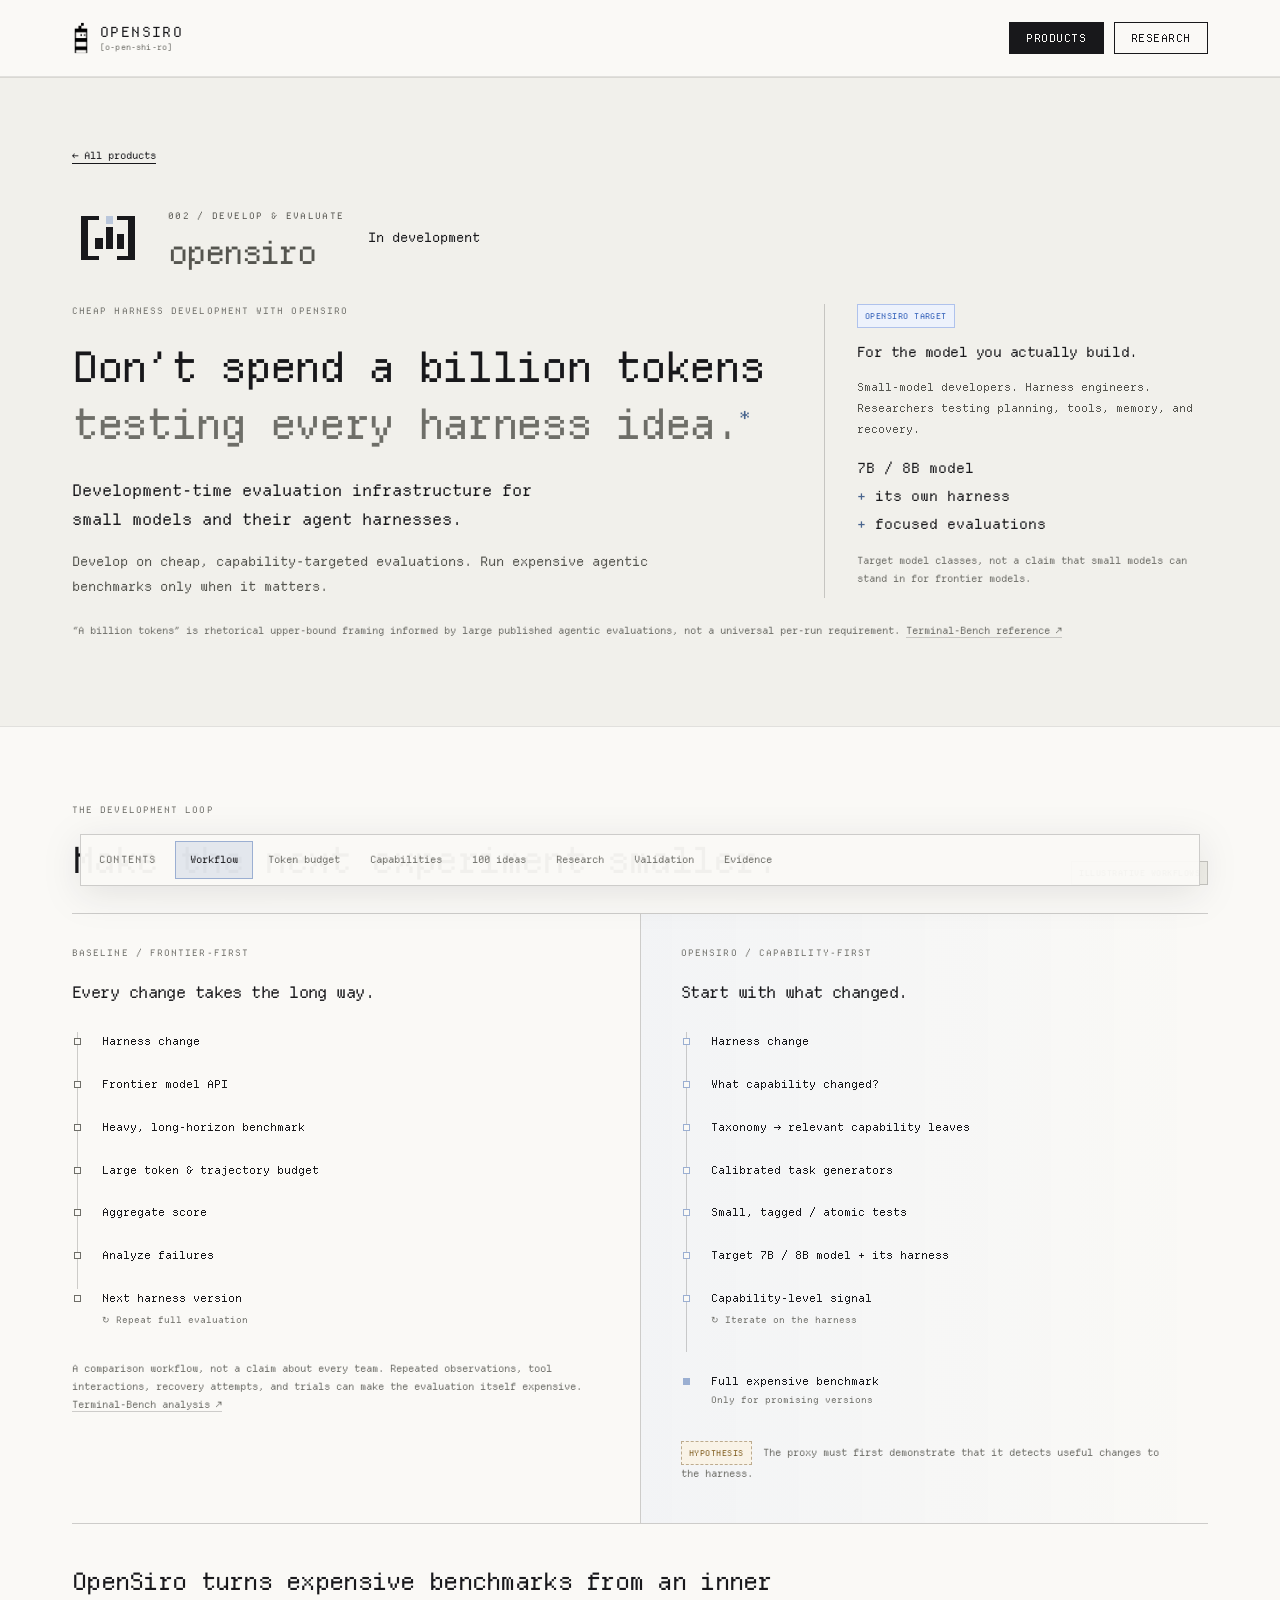
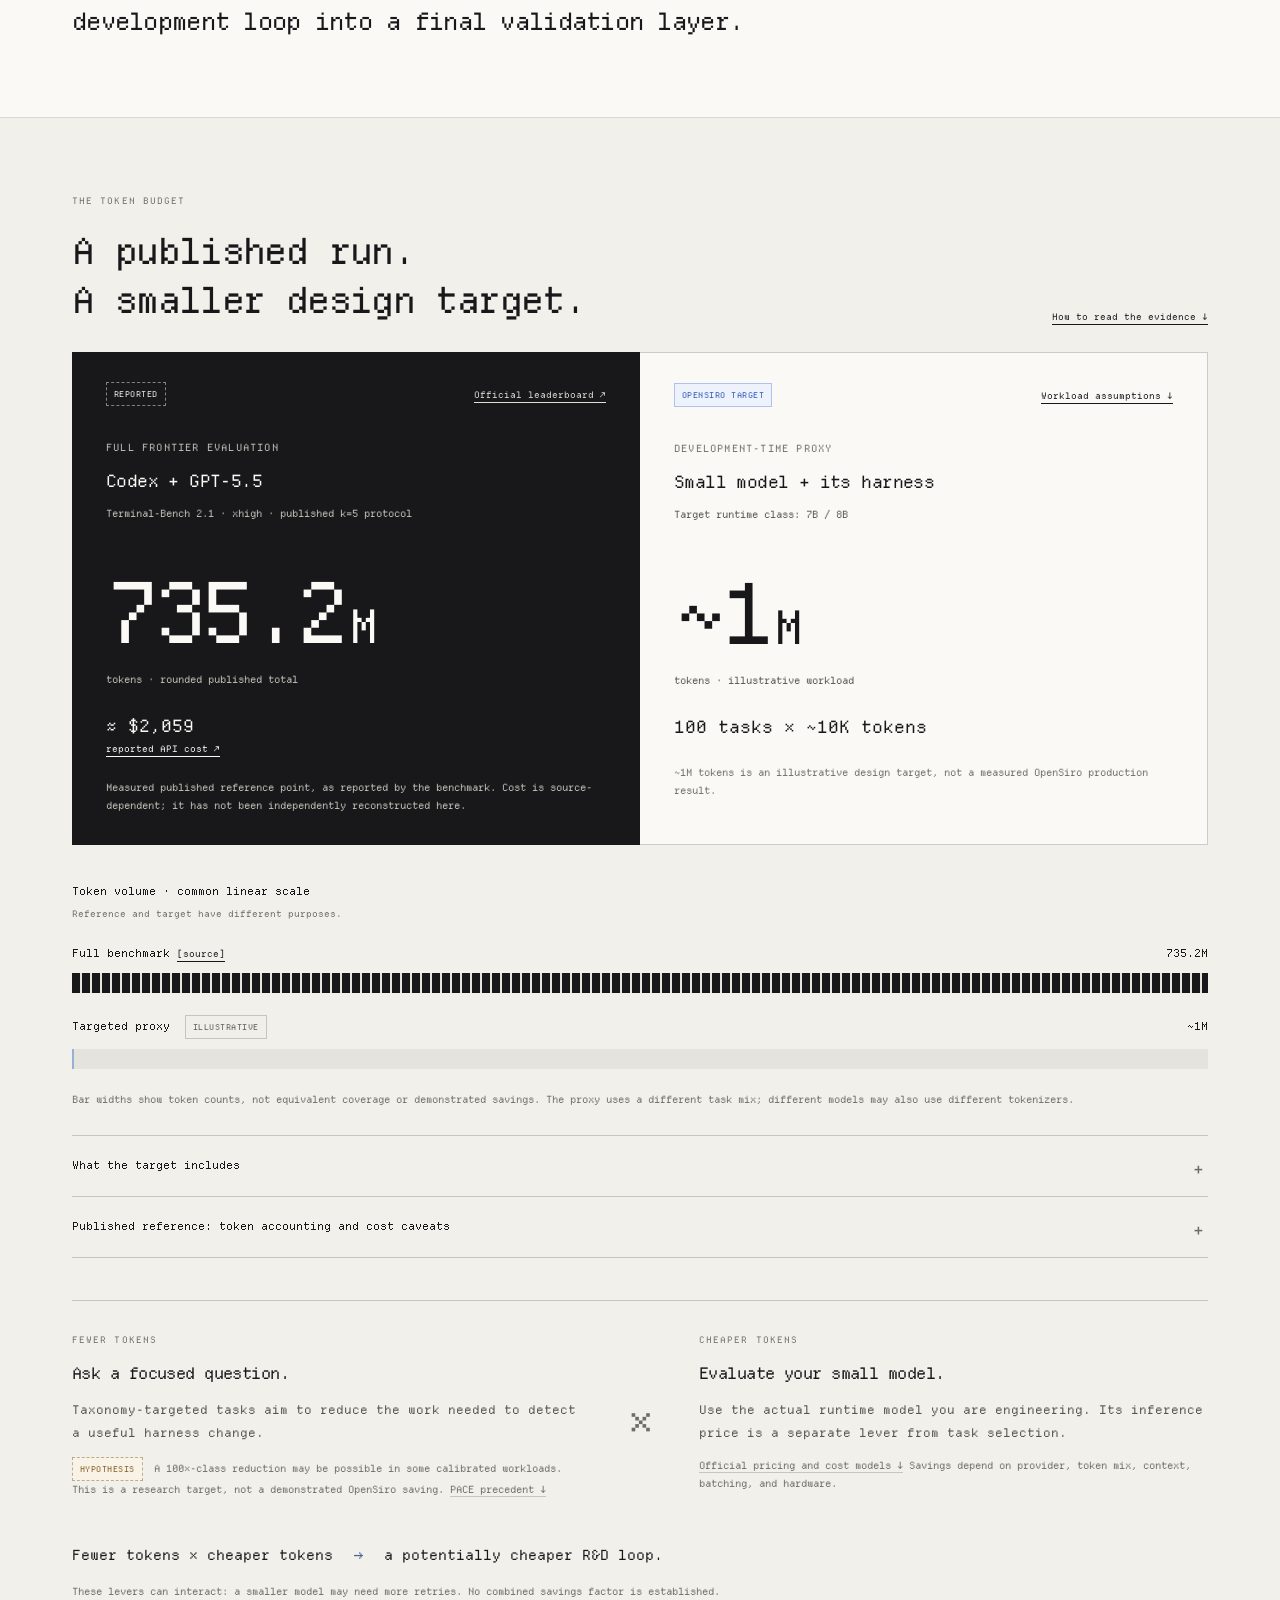
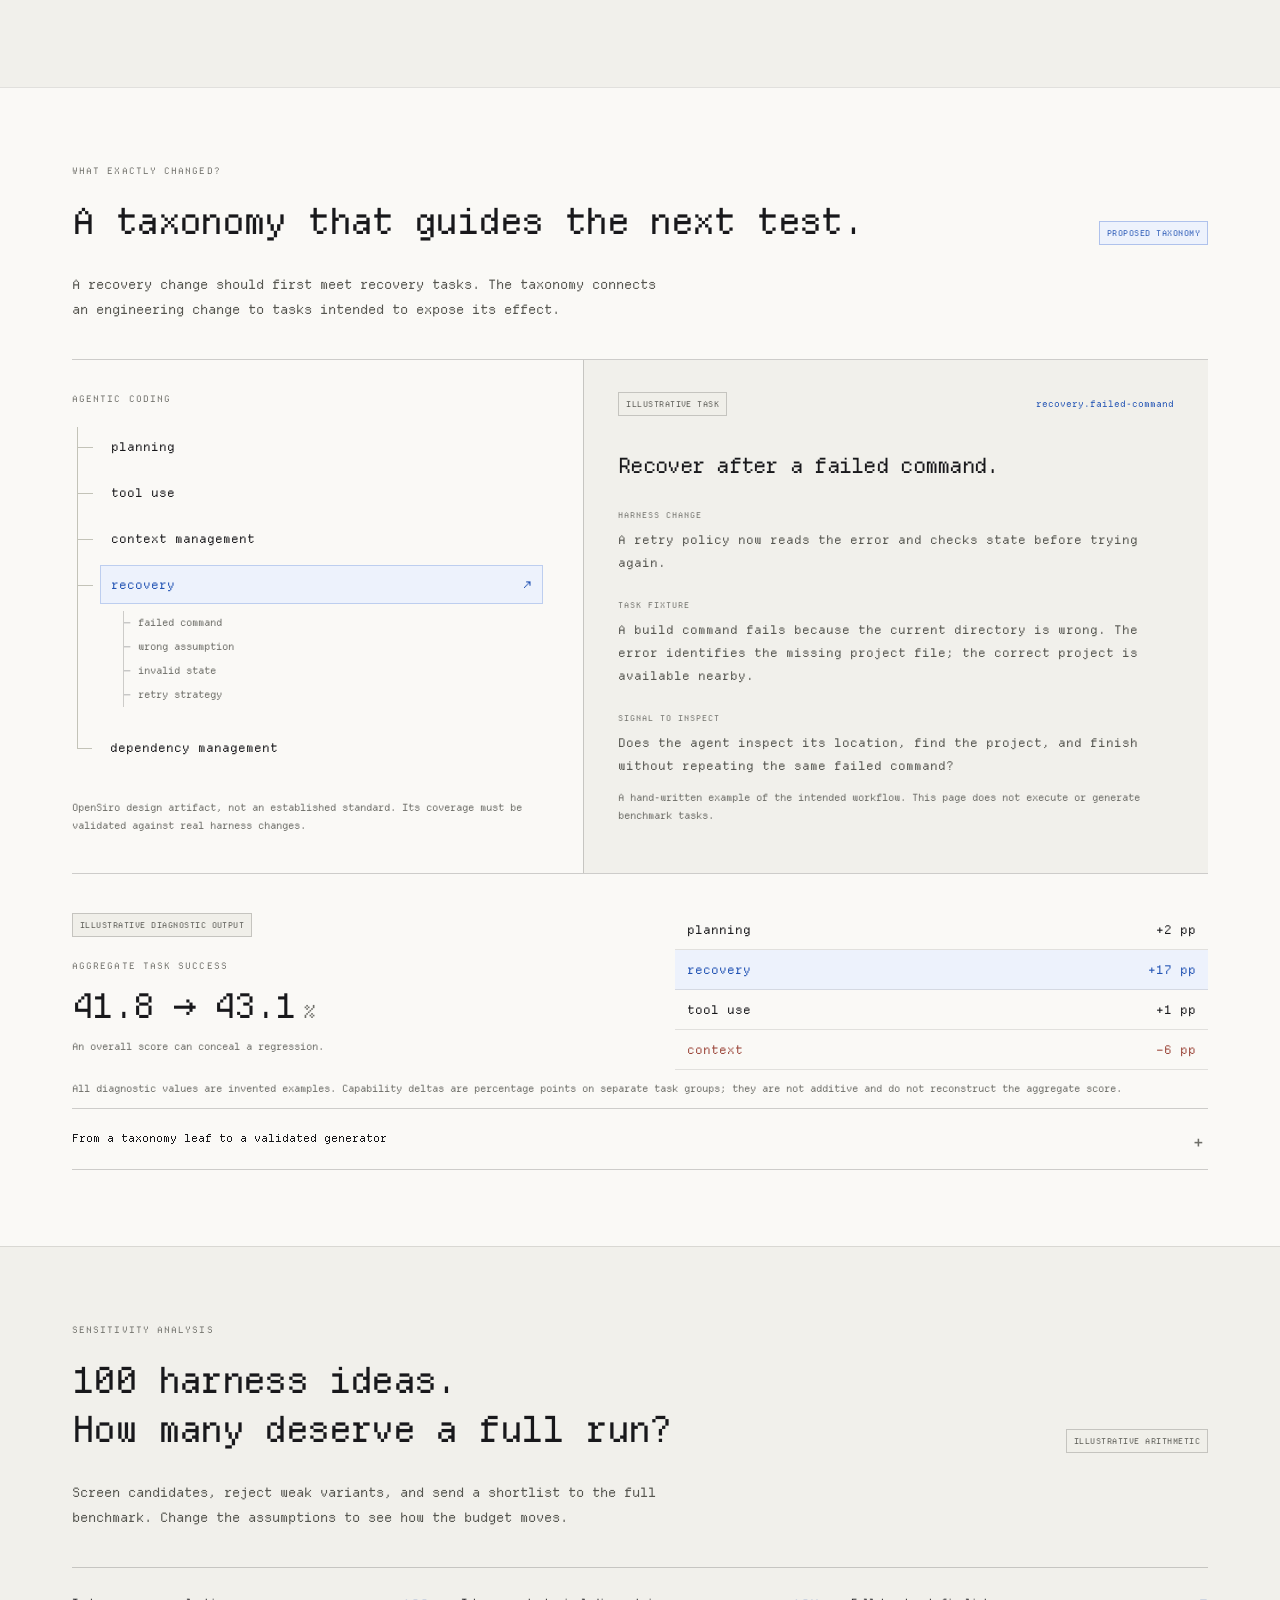
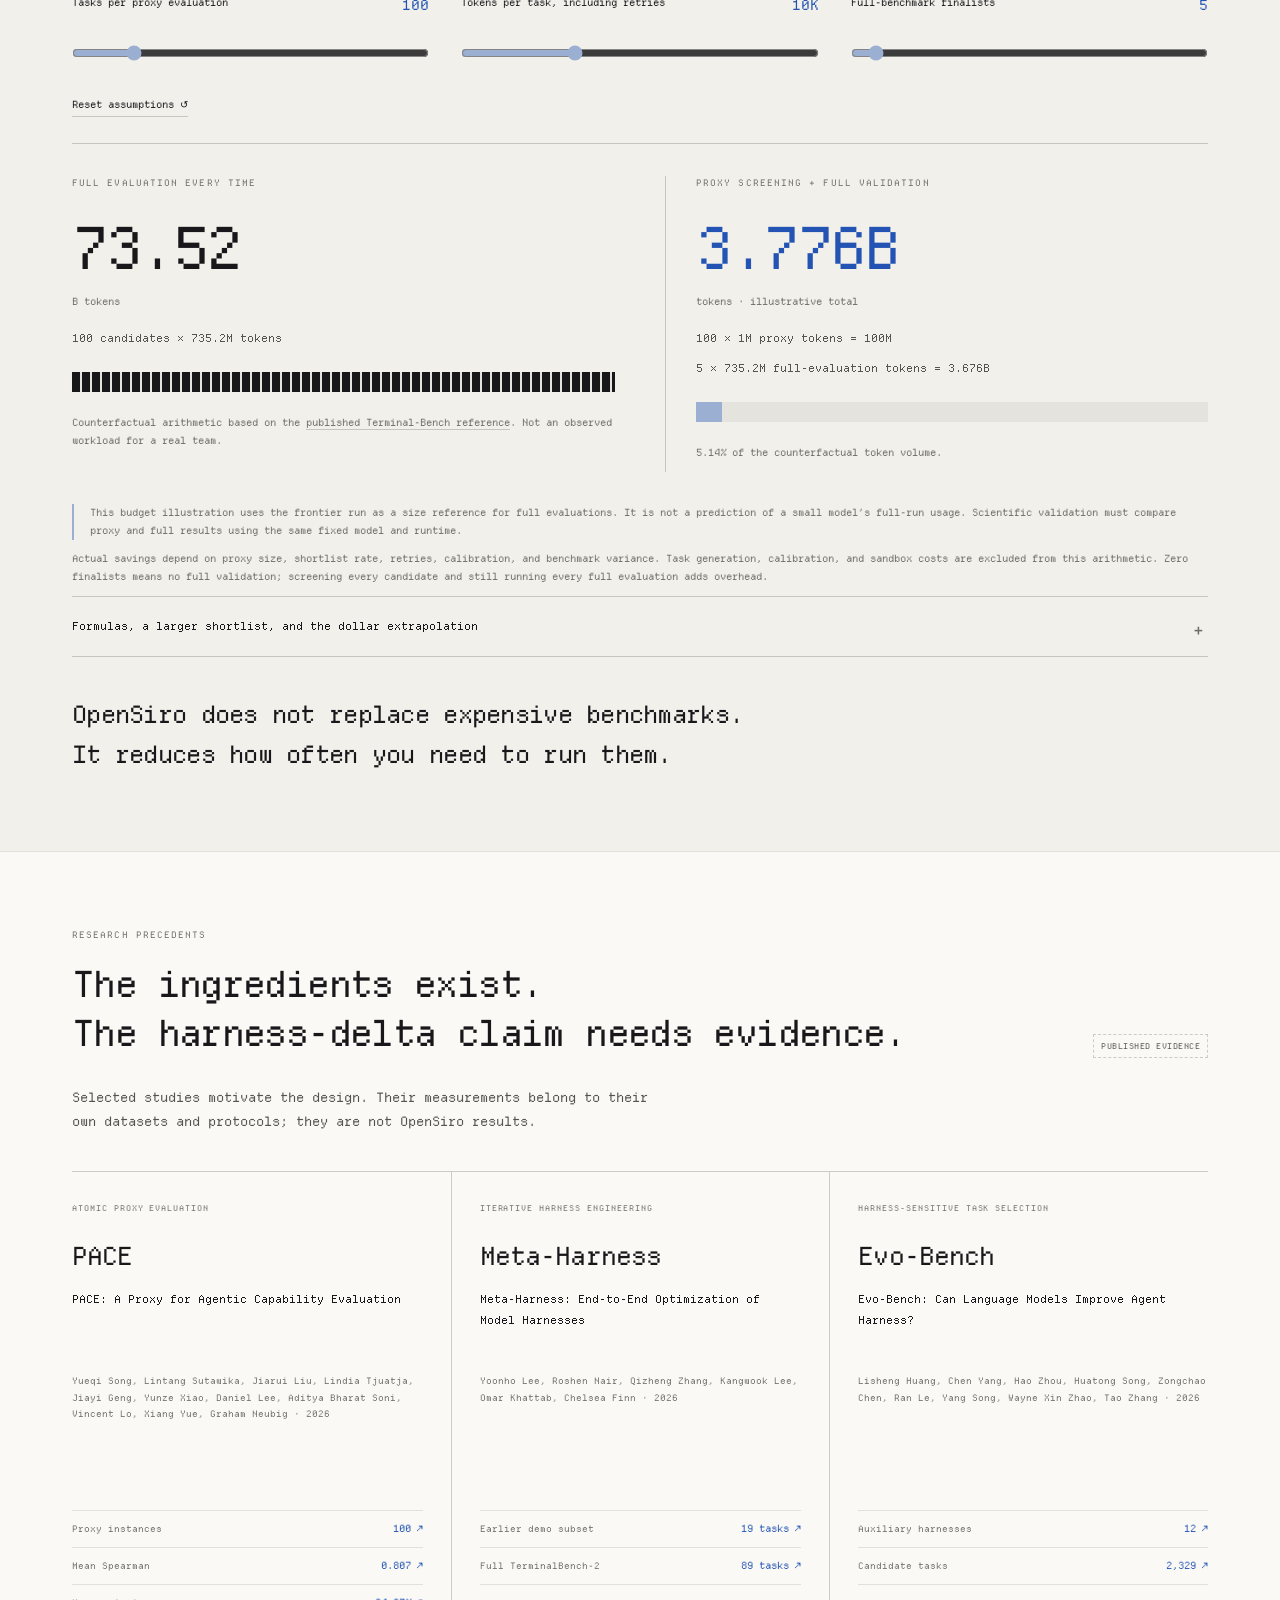
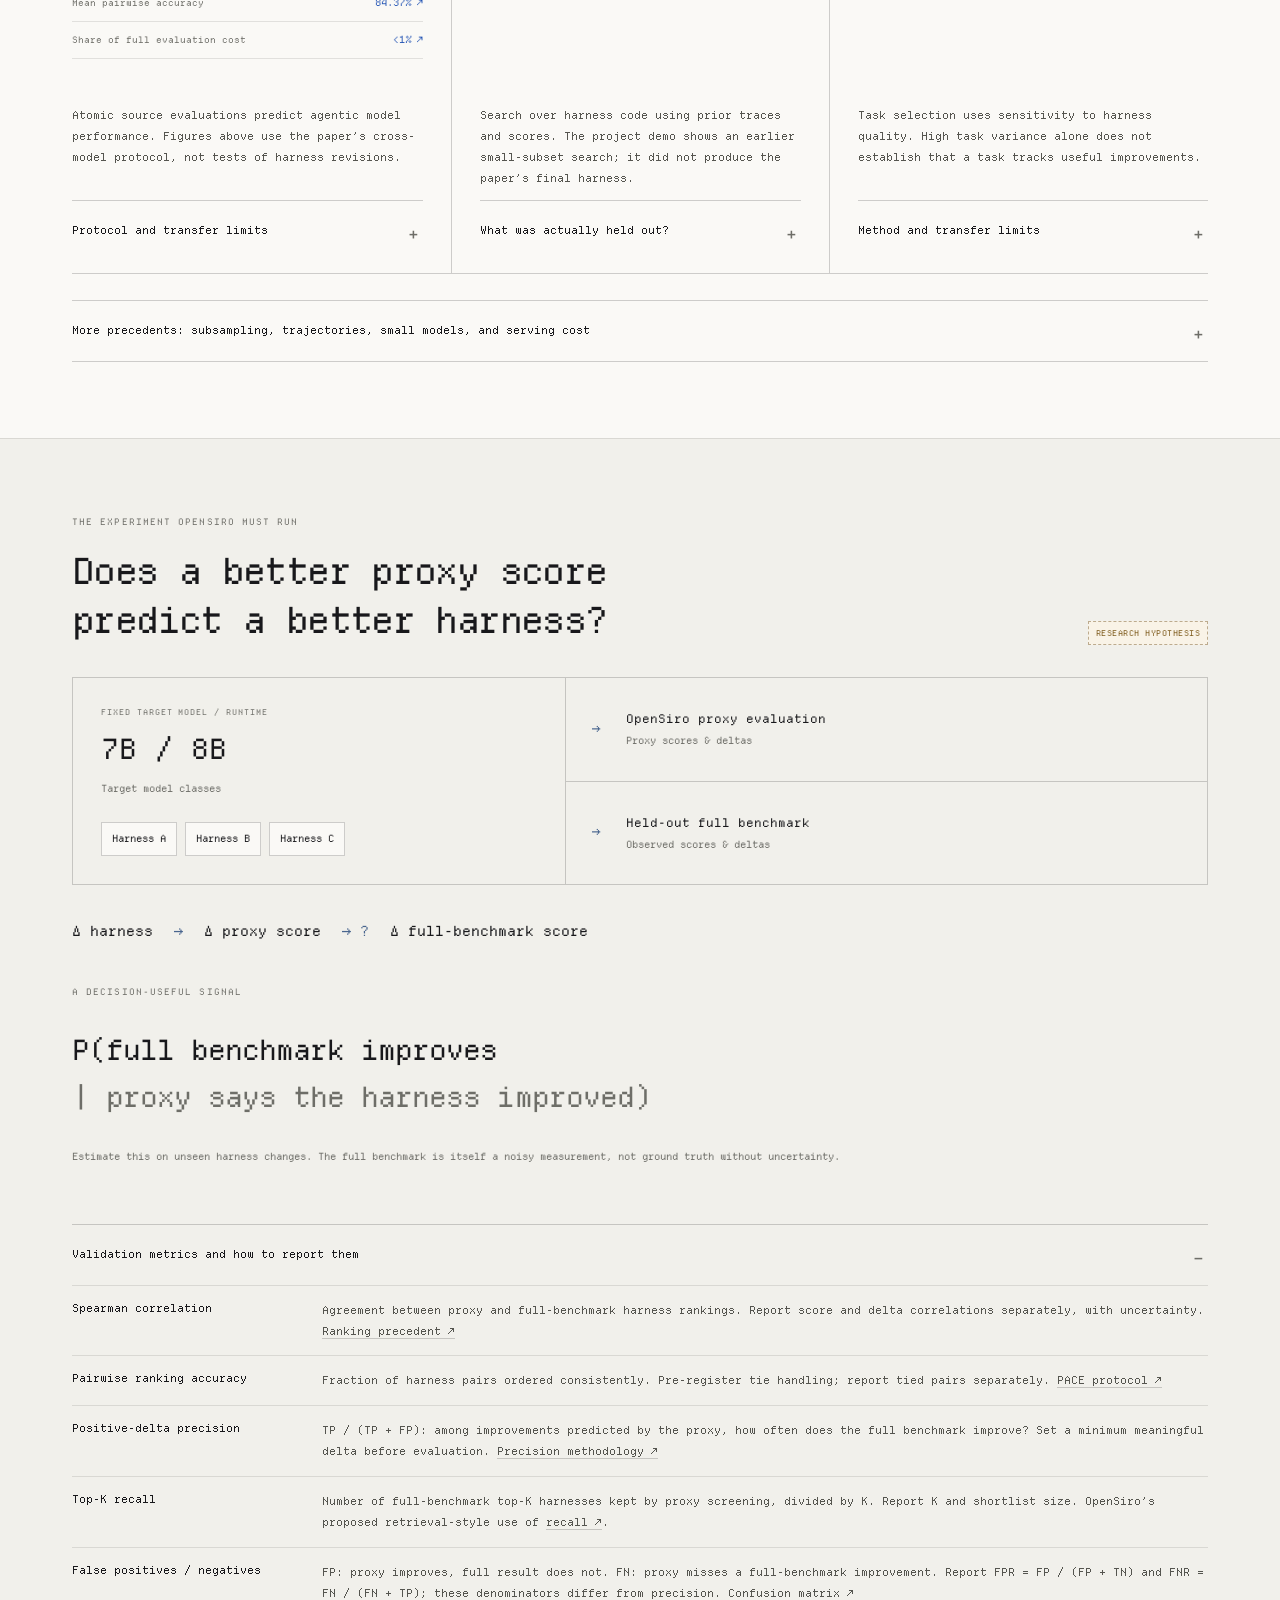
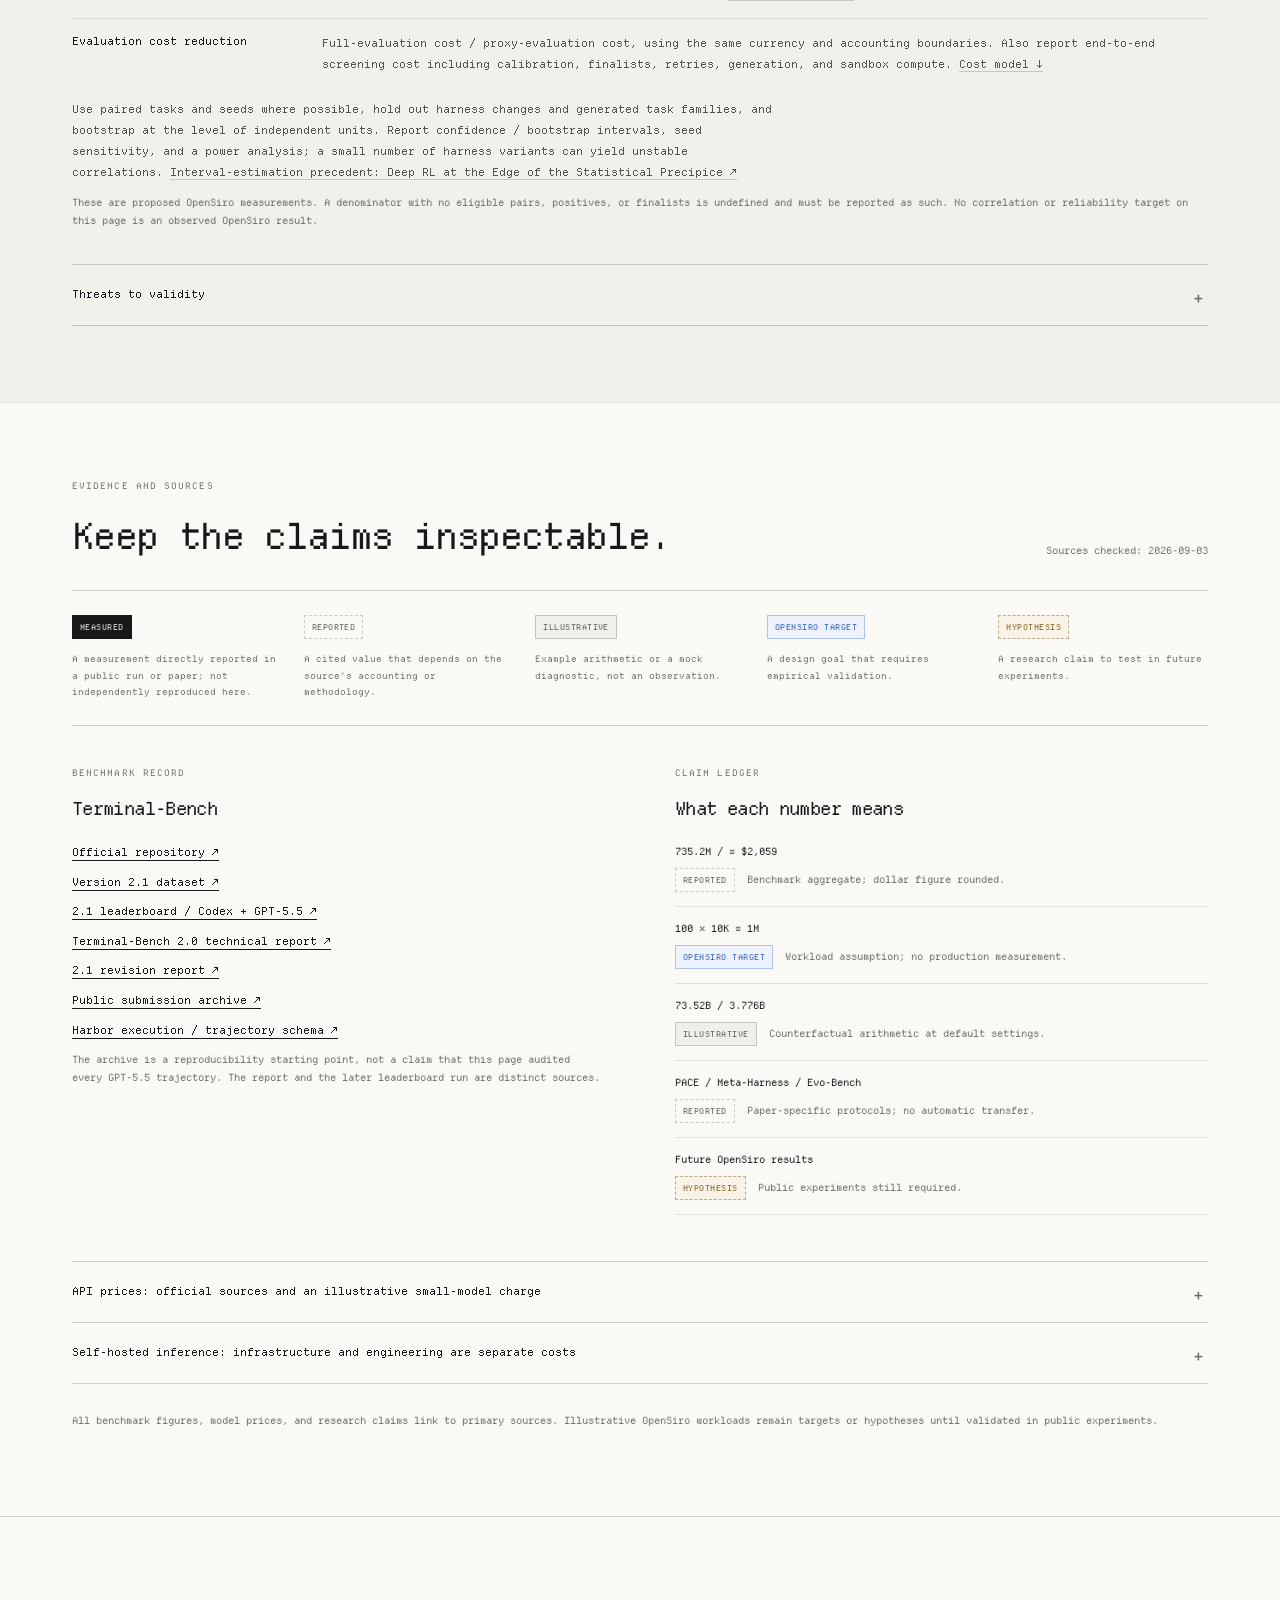
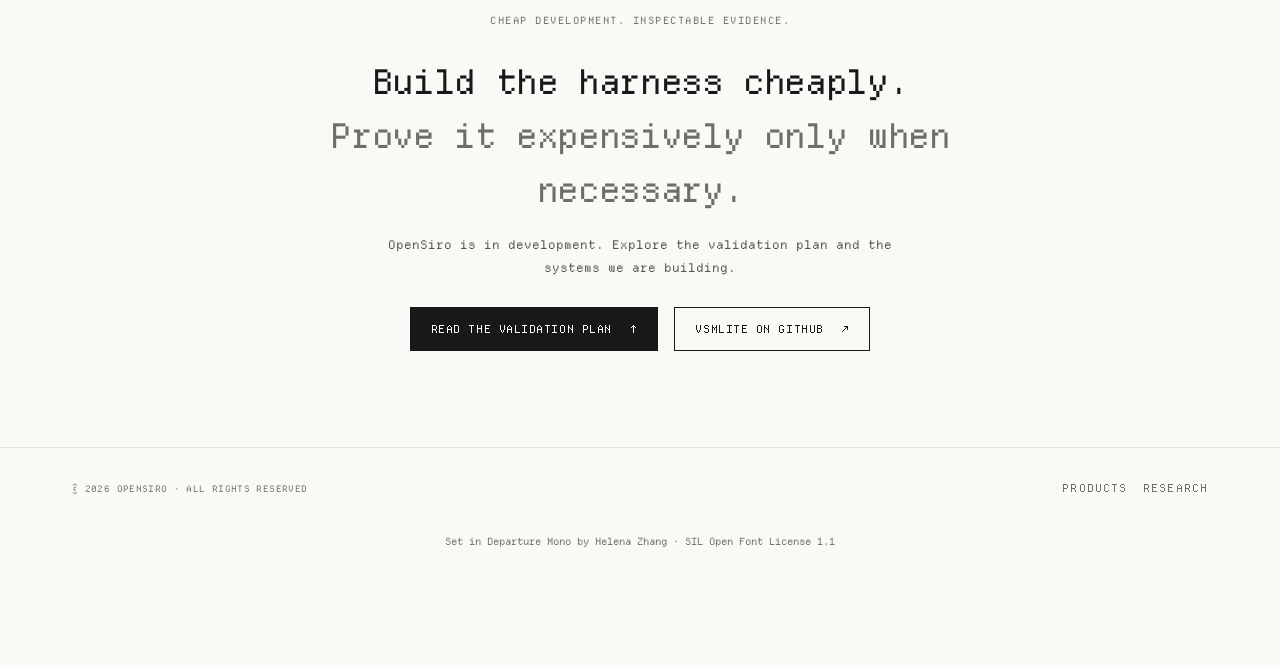
<file: .archive/opensiro-harness-evaluation/opensiro.html>
<!DOCTYPE html>
<html lang="en">
<head>
<meta charset="UTF-8">
<meta name="viewport" content="width=device-width, initial-scale=1">
<title>Cheap Harness Development — opensiro</title>
<meta name="description" content="OpenSiro's approach to developing small models and agent harnesses with capability-targeted evaluations. Explore token budgets, research evidence, and the validation plan.">
<meta name="color-scheme" content="light">
<meta property="og:title" content="Cheap Harness Development — opensiro">
<meta property="og:description" content="OpenSiro's approach to developing small models and agent harnesses with capability-targeted evaluations. Explore token budgets, research evidence, and the validation plan.">
<meta property="og:type" content="website">
<meta property="og:url" content="https://opensiro.com/opensiro.html">
<meta property="og:image" content="https://opensiro.com/assets/social-preview.png">
<meta property="og:image:width" content="1536">
<meta property="og:image:height" content="1024">
<meta property="og:image:alt" content="opensiro — Build organizations. Test ideas.">
<meta name="twitter:card" content="summary_large_image">
<meta name="twitter:title" content="Cheap Harness Development — opensiro">
<meta name="twitter:description" content="OpenSiro's approach to developing small models and agent harnesses with capability-targeted evaluations. Explore token budgets, research evidence, and the validation plan.">
<meta name="twitter:image" content="https://opensiro.com/assets/social-preview.png">
<meta name="twitter:image:alt" content="opensiro — Build organizations. Test ideas.">
<link rel="canonical" href="https://opensiro.com/opensiro.html">
<link rel="preload" href="../../assets/DepartureMono-Regular.woff2" as="font" type="font/woff2" crossorigin>
<link rel="stylesheet" href="../../globals.css?v=20260903-pale-blue">
<link rel="stylesheet" href="products.css?v=20260903-bottom-toc">
<link rel="icon" type="image/png" sizes="64x64" href="../../assets/favicon-64x64.png">
<link rel="apple-touch-icon" href="../../assets/favicon-64x64.png">
</head>
<body class="os-article-page">
<a class="skip-link" href="#main-content">Skip to content</a>

<!-- ============================================================ HEADER -->
<header class="site-header">
  <div class="wrap">
    <a class="brand-wordmark" href="../../index.html" aria-label="opensiro home">
      <span class="brand-mark" aria-hidden="true"><img class="brand-logo" src="../../assets/mascot-logo.png" alt=""></span>
      <span class="brand-copy"><span class="brand-name">opensiro</span><span class="brand-pronunciation">[o-pen-shi-ro]</span></span>
    </a>
    <nav class="nav-links" aria-label="primary">
      <a class="btn-stamp active" href="../../products.html" data-nav="products" aria-current="location">Products</a>
      <a class="btn-stamp" href="../../research.html" data-nav="research">Research</a>
    </nav>
  </div>
</header>

<main id="main-content">
<section class="os-intro os-block" id="opensiro" aria-labelledby="os-title">
  <div class="wrap">
    <a class="os-back-link" href="../../products.html#opensiro">← All products</a>
    <div class="detail-head"><img class="product-mark" src="../../assets/opensiro-mark.svg?v=20260903-pale-blue" width="80" height="80" alt="" decoding="async"><div><p class="eyebrow">002 / Develop &amp; evaluate</p><p class="d-name">opensiro</p></div><span class="d-status"><span class="dot"></span>In development</span></div>
    <div class="os-intro-grid">
      <div>
        <p class="os-kicker">Cheap harness development with OpenSiro</p>
        <h1 id="os-title" class="os-headline">Don’t spend a billion tokens<br><span class="muted">testing every harness idea.</span><a class="os-footnote-link" href="#os-billion-note" aria-label="Read the billion-token framing note">*</a></h1>
        <p class="os-lead">Development-time evaluation infrastructure for small models and their agent harnesses.</p>
        <p>Develop on cheap, capability-targeted evaluations. Run expensive agentic benchmarks only when it matters.</p>
      </div>
      <aside class="os-audience">
        <span class="os-badge target">OpenSiro target</span>
        <h3>For the model you actually build.</h3>
        <p>Small-model developers. Harness engineers. Researchers testing planning, tools, memory, and recovery.</p>
        <p class="os-runtime">7B / 8B model<br><span aria-hidden="true">+</span> its own harness<br><span aria-hidden="true">+</span> focused evaluations</p>
        <p class="os-note">Target model classes, not a claim that small models can stand in for frontier models.</p>
      </aside>
    </div>
    <p class="os-note" id="os-billion-note">“A billion tokens” is rhetorical upper-bound framing informed by large published agentic evaluations, not a universal per-run requirement. <a href="https://www.tbench.ai/leaderboard/terminal-bench/2.1">Terminal-Bench reference ↗</a></p>
  </div>
</section>

<section class="os-block" id="os-loops" aria-labelledby="os-loops-title">
  <div class="wrap">
    <div class="os-section-heading"><div><p class="os-kicker">The development loop</p><h2 id="os-loops-title">Make the next experiment smaller.</h2></div><span class="os-badge illustrative">Illustrative workflows</span></div>
    <div class="os-pipelines">
      <article class="os-pipeline">
        <p class="os-kicker">Baseline / Frontier-first</p><h3>Every change takes the long way.</h3>
        <ol class="os-steps"><li>Harness change</li><li>Frontier model API</li><li>Heavy, long-horizon benchmark</li><li class="os-step-emphasis">Large token &amp; trajectory budget</li><li>Aggregate score</li><li>Analyze failures</li><li>Next harness version <span class="os-loop-back">↻ Repeat full evaluation</span></li></ol>
        <p class="os-note">A comparison workflow, not a claim about every team. Repeated observations, tool interactions, recovery attempts, and trials can make the evaluation itself expensive. <a href="https://arxiv.org/html/2601.11868v1#S4">Terminal-Bench analysis ↗</a></p>
      </article>
      <article class="os-pipeline os-pipeline-target">
        <p class="os-kicker">OpenSiro / Capability-first</p><h3>Start with what changed.</h3>
        <ol class="os-steps"><li>Harness change</li><li>What capability changed?</li><li>Taxonomy → relevant capability leaves</li><li>Calibrated task generators</li><li>Small, tagged / atomic tests</li><li>Target 7B / 8B model + its harness</li><li class="os-step-emphasis">Capability-level signal <span class="os-loop-back">↻ Iterate on the harness</span></li><li class="os-final-step">Full expensive benchmark<br><small>Only for promising versions</small></li></ol>
        <p class="os-note"><span class="os-badge hypothesis">Hypothesis</span> The proxy must first demonstrate that it detects useful changes to the harness.</p>
      </article>
    </div>
    <p class="os-pullquote">OpenSiro turns expensive benchmarks from an inner development loop into a final validation layer.</p>
  </div>
</section>

<section class="os-block os-comparison-section" id="os-comparison" aria-labelledby="os-comparison-title">
  <div class="wrap">
    <div class="os-section-heading"><div><p class="os-kicker">The token budget</p><h2 id="os-comparison-title">A published run.<br>A smaller design target.</h2></div><a class="os-source" href="#os-legend">How to read the evidence ↓</a></div>
    <div class="os-comparison">
      <article class="os-budget os-budget-reference">
        <div class="os-budget-top"><span class="os-badge reported">Reported</span><a class="os-source" href="https://www.tbench.ai/leaderboard/terminal-bench/2.1">Official leaderboard ↗</a></div>
        <p class="os-kicker">Full frontier evaluation</p><h3>Codex + GPT-5.5</h3><p>Terminal-Bench 2.1 · xhigh · published k=5 protocol</p>
        <p class="os-big-number">735.2<span>M</span></p><p class="os-unit">tokens · rounded published total</p>
        <p class="os-price">≈ $2,059 <a href="https://www.tbench.ai/leaderboard/terminal-bench/2.1">reported API cost ↗</a></p>
        <p class="os-note">Measured published reference point, as reported by the benchmark. Cost is source-dependent; it has not been independently reconstructed here.</p>
      </article>
      <article class="os-budget os-budget-target">
        <div class="os-budget-top"><span class="os-badge target">OpenSiro target</span><a class="os-source" href="#os-proxy-assumptions">Workload assumptions ↓</a></div>
        <p class="os-kicker">Development-time proxy</p><h3>Small model + its harness</h3><p>Target runtime class: 7B / 8B</p>
        <p class="os-big-number">~1<span>M</span></p><p class="os-unit">tokens · illustrative workload</p>
        <p class="os-price">100 tasks × ~10K tokens</p>
        <p class="os-note">~1M tokens is an illustrative design target, not a measured OpenSiro production result.</p>
      </article>
    </div>
    <figure class="os-token-chart">
      <figcaption>Token volume · common linear scale <span>Reference and target have different purposes.</span></figcaption>
      <div class="os-token-row"><div><span>Full benchmark <a class="os-source" href="https://www.tbench.ai/leaderboard/terminal-bench/2.1">[source]</a></span><strong>735.2M</strong></div><div class="os-bar-track" aria-hidden="true"><span class="os-bar" style="width:100%"></span></div></div>
      <div class="os-token-row"><div><span>Targeted proxy <span class="os-badge illustrative">Illustrative</span></span><strong>~1M</strong></div><div class="os-bar-track" aria-hidden="true"><span class="os-bar os-bar-proxy" style="width:0.13601741%"></span></div></div>
      <p class="os-note">Bar widths show token counts, not equivalent coverage or demonstrated savings. The proxy uses a different task mix; different models may also use different tokenizers.</p>
    </figure>
    <details class="os-disclosure" id="os-proxy-assumptions"><summary>What the target includes</summary><div class="os-disclosure-body"><p><span class="os-badge illustrative">Illustrative</span> 100 selected tasks × 10,000 total tokens per task = 1,000,000 tokens. The per-task allowance includes all input, output, tool-context tokens, and retries within that evaluation. Additional seeds or trials must be added to the budget.</p><p>Task generation, generator calibration, failed setup, sandbox compute, and later full evaluations are separate costs. No measured task throughput, production invoice, or guaranteed predictive accuracy is available for OpenSiro yet.</p></div></details>
    <details class="os-disclosure"><summary>Published reference: token accounting and cost caveats</summary><div class="os-disclosure-body">
      <p><a href="https://www.tbench.ai/leaderboard/terminal-bench/2.1">Terminal-Bench 2.1 leaderboard</a> reports 735.2M tokens and $2,059.19 for Codex + GPT-5.5, xhigh. The large display rounds dollars to the nearest dollar. This is one published configuration, not a typical or minimum evaluation cost.</p>
      <p>Reported by the benchmark run; verify against the linked run metadata and provider pricing. A provider invoice and the complete input / output / cached-token breakdown were not independently audited for this page. The older leaderboard URL may open the current site; select version 2.1.</p>
      <div class="os-table-scroll" tabindex="0" role="region" aria-label="Published run accounting"><table class="os-table"><thead><tr><th scope="col">Field</th><th scope="col">Evidence / status</th></tr></thead><tbody>
        <tr><th scope="row">Tasks</th><td>89 in the benchmark; <a href="https://www.tbench.ai/news/terminal-bench-2-1">official revision report</a>.</td></tr>
        <tr><th scope="row">Trials</th><td>k=5 in the <a href="https://www.tbench.ai/leaderboard/terminal-bench/2.1">published submission protocol</a>.</td></tr>
        <tr><th scope="row">Trajectories</th><td>89 × 5 = 445 expected task-trials (protocol arithmetic); not an independent count of completed run logs or retries.</td></tr>
        <tr><th scope="row">Input / output / cached</th><td>Separate counts not verified here. Do not infer their split from total tokens.</td></tr>
        <tr><th scope="row">Tool calls / retries / parallelism</th><td>Individual counts, extra fees, and inclusion rules not verified here. k counts task trials, not concurrency.</td></tr>
        <tr><th scope="row">Total / cost</th><td>Use the leaderboard’s reported aggregates; a total-token count alone cannot reproduce the charge.</td></tr>
      </tbody></table></div>
    </div></details>
    <div class="os-savings-grid">
      <article><p class="os-kicker">Fewer tokens</p><h3>Ask a focused question.</h3><p>Taxonomy-targeted tasks aim to reduce the work needed to detect a useful harness change.</p><p class="os-note"><span class="os-badge hypothesis">Hypothesis</span> A 100×-class reduction may be possible in some calibrated workloads. This is a research target, not a demonstrated OpenSiro saving. <a href="#os-pace">PACE precedent ↓</a></p></article>
      <span class="os-multiply" aria-hidden="true">×</span>
      <article><p class="os-kicker">Cheaper tokens</p><h3>Evaluate your small model.</h3><p>Use the actual runtime model you are engineering. Its inference price is a separate lever from task selection.</p><p class="os-note"><a href="#os-pricing">Official pricing and cost models ↓</a> Savings depend on provider, token mix, context, batching, and hardware.</p></article>
    </div>
    <p class="os-equation">Fewer tokens × cheaper tokens <span aria-hidden="true">→</span> a potentially cheaper R&amp;D loop.</p>
    <p class="os-note">These levers can interact: a smaller model may need more retries. No combined savings factor is established.</p>
  </div>
</section>

<section class="os-block" id="os-taxonomy" aria-labelledby="os-taxonomy-title">
  <div class="wrap">
    <div class="os-section-heading"><div><p class="os-kicker">What exactly changed?</p><h2 id="os-taxonomy-title">A taxonomy that guides the next test.</h2></div><span class="os-badge target">Proposed taxonomy</span></div>
    <p class="os-section-lead">A recovery change should first meet recovery tasks. The taxonomy connects an engineering change to tasks intended to expose its effect.</p>
    <div class="os-taxonomy-grid">
      <div class="os-tree-panel"><p class="os-kicker">agentic coding</p>
        <ul class="os-tree" aria-label="Proposed capability taxonomy">
          <li><button type="button" data-capability="planning" aria-pressed="false">planning</button></li>
          <li><button type="button" data-capability="tools" aria-pressed="false">tool use</button></li>
          <li><button type="button" data-capability="context" aria-pressed="false">context management</button></li>
          <li><button type="button" data-capability="recovery" aria-pressed="true">recovery <span aria-hidden="true">↗</span></button><ul><li>failed command</li><li>wrong assumption</li><li>invalid state</li><li>retry strategy</li></ul></li>
          <li><button type="button" data-capability="dependencies" aria-pressed="false">dependency management</button></li>
        </ul>
        <p class="os-note">OpenSiro design artifact, not an established standard. Its coverage must be validated against real harness changes.</p>
      </div>
      <article class="os-task-example" aria-live="polite" aria-atomic="true">
        <div class="os-budget-top"><span class="os-badge illustrative">Illustrative task</span><span class="os-task-tag" id="os-task-tag">recovery.failed-command</span></div>
        <h3 id="os-task-title">Recover after a failed command.</h3>
        <p class="os-kicker">Harness change</p><p id="os-task-change">A retry policy now reads the error and checks state before trying again.</p>
        <p class="os-kicker">Task fixture</p><p id="os-task-fixture">A build command fails because the current directory is wrong. The error identifies the missing project file; the correct project is available nearby.</p>
        <p class="os-kicker">Signal to inspect</p><p id="os-task-signal">Does the agent inspect its location, find the project, and finish without repeating the same failed command?</p>
        <p class="os-note">A hand-written example of the intended workflow. This page does not execute or generate benchmark tasks.</p>
      </article>
    </div>
    <div class="os-diagnostic">
      <div><span class="os-badge illustrative">Illustrative diagnostic output</span><p class="os-kicker">Aggregate task success</p><p class="os-score">41.8 → 43.1<span>%</span></p><p class="os-note">An overall score can conceal a regression.</p></div>
      <dl class="os-deltas"><div><dt>planning</dt><dd>+2 pp</dd></div><div class="os-delta-focus"><dt>recovery</dt><dd>+17 pp</dd></div><div><dt>tool use</dt><dd>+1 pp</dd></div><div class="os-delta-negative"><dt>context</dt><dd>−6 pp</dd></div></dl>
    </div>
    <p class="os-note">All diagnostic values are invented examples. Capability deltas are percentage points on separate task groups; they are not additive and do not reconstruct the aggregate score.</p>
    <details class="os-disclosure"><summary>From a taxonomy leaf to a validated generator</summary><div class="os-disclosure-body"><span class="os-badge hypothesis">Calibration plan</span><ol class="os-calibration"><li>Define the capability leaf and its failure modes.</li><li>Generate candidate tasks with controllable difficulty.</li><li>Run diverse harness versions on a fixed model.</li><li>Measure task sensitivity and correlation with held-out full-benchmark outcomes.</li><li>Check ranking stability, false positives, false negatives, and seed variance.</li><li>Accept the generator only if it retains useful signal on unseen harness changes.</li></ol><p><a href="https://arxiv.org/html/2608.09096v1#S4.SS2">Evo-Bench §4.2</a> motivates sensitivity-aware selection; it does not validate OpenSiro’s generators. Keep generator calibration and final validation data separate.</p></div></details>
  </div>
</section>

<section class="os-block os-scenario-section" id="os-scenarios" aria-labelledby="os-scenarios-title">
  <div class="wrap">
    <div class="os-section-heading"><div><p class="os-kicker">Sensitivity analysis</p><h2 id="os-scenarios-title">100 harness ideas.<br>How many deserve a full run?</h2></div><span class="os-badge illustrative">Illustrative arithmetic</span></div>
    <p class="os-section-lead">Screen candidates, reject weak variants, and send a shortlist to the full benchmark. Change the assumptions to see how the budget moves.</p>
    <form class="os-scenario-controls" id="os-scenario-controls" aria-label="Illustrative evaluation budget assumptions" hidden>
      <div><label for="os-task-count">Tasks per proxy evaluation <output id="os-task-count-value" for="os-task-count">100</output></label><input id="os-task-count" type="range" min="25" max="500" step="25" value="100"></div>
      <div><label for="os-tokens-task">Tokens per task, including retries <output id="os-tokens-task-value" for="os-tokens-task">10K</output></label><input id="os-tokens-task" type="range" min="1000" max="30000" step="1000" value="10000"></div>
      <div><label for="os-finalists">Full-benchmark finalists <output id="os-finalists-value" for="os-finalists">5</output></label><input id="os-finalists" type="range" min="0" max="100" step="1" value="5"></div>
      <button class="text-link" type="reset">Reset assumptions ↺</button>
    </form>
    <div class="os-scenario-grid">
      <article><p class="os-kicker">Full evaluation every time</p><p class="os-scenario-number">73.52<span>B tokens</span></p><p class="os-formula">100 candidates × 735.2M tokens</p><div class="os-bar-track" aria-hidden="true"><span class="os-bar" style="width:100%"></span></div><p class="os-note">Counterfactual arithmetic based on the <a href="https://www.tbench.ai/leaderboard/terminal-bench/2.1">published Terminal-Bench reference</a>. Not an observed workload for a real team.</p></article>
      <article class="os-scenario-result" aria-live="polite" aria-atomic="true"><p class="os-kicker">Proxy screening + full validation</p><p class="os-scenario-number"><span id="os-total-tokens">3.776B</span><span>tokens · illustrative total</span></p><p class="os-formula" id="os-proxy-formula">100 × 1M proxy tokens = 100M</p><p class="os-formula" id="os-full-formula">5 × 735.2M full-evaluation tokens = 3.676B</p><div class="os-bar-track" aria-hidden="true"><span id="os-scenario-bar" class="os-bar os-bar-proxy" style="width:5.13547334%"></span></div><p class="os-note" id="os-scenario-percent">5.14% of the counterfactual token volume.</p></article>
    </div>
    <p class="os-note os-important-note">This budget illustration uses the frontier run as a size reference for full evaluations. It is not a prediction of a small model’s full-run usage. Scientific validation must compare proxy and full results using the same fixed model and runtime.</p>
    <p class="os-note">Actual savings depend on proxy size, shortlist rate, retries, calibration, and benchmark variance. Task generation, calibration, and sandbox costs are excluded from this arithmetic. Zero finalists means no full validation; screening every candidate and still running every full evaluation adds overhead.</p>
    <details class="os-disclosure"><summary>Formulas, a larger shortlist, and the dollar extrapolation</summary><div class="os-disclosure-body"><p class="os-formula">Baseline = candidates × tokens per full evaluation<br>Screened = candidates × tasks × tokens/task + finalists × tokens per full evaluation</p><p><span class="os-badge illustrative">Illustrative</span> At the default proxy size, 10 finalists require 100M + 7.352B = 7.452B tokens. Neither example includes generator development or calibration.</p><p><span class="os-badge illustrative">Dollar extrapolation</span> 100 × $2,059 ≈ $205,900, using the rounded <a href="https://www.tbench.ai/leaderboard/terminal-bench/2.1">reported run cost</a>. This assumes identical cost for every candidate, with no additional savings from cross-run caching, batching, or early stopping. Any caching already reflected in the reference charge remains embedded in that charge. This is not an actual development bill.</p><p>Token totals across different models are bookkeeping, not equivalent compute. Do not turn a token ratio into a dollar ratio without separate input, output, cached-token, and infrastructure accounting.</p></div></details>
    <p class="os-pullquote">OpenSiro does not replace expensive benchmarks.<br>It reduces how often you need to run them.</p>
  </div>
</section>

<section class="os-block" id="os-research" aria-labelledby="os-research-title">
  <div class="wrap">
    <div class="os-section-heading"><div><p class="os-kicker">Research precedents</p><h2 id="os-research-title">The ingredients exist.<br>The harness-delta claim needs evidence.</h2></div><span class="os-badge reported">Published evidence</span></div>
    <p class="os-section-lead">Selected studies motivate the design. Their measurements belong to their own datasets and protocols; they are not OpenSiro results.</p>
    <div class="os-research-grid">
      <article class="os-research-card" id="os-pace"><p class="os-kicker">Atomic proxy evaluation</p><h3>PACE</h3><p class="os-paper-title">PACE: A Proxy for Agentic Capability Evaluation</p><p class="os-byline">Yueqi Song, Lintang Sutawika, Jiarui Liu, Lindia Tjuatja, Jiayi Geng, Yunze Xiao, Daniel Lee, Aditya Bharat Soni, Vincent Lo, Xiang Yue, Graham Neubig · 2026</p>
        <dl class="os-research-stats"><div><dt>Proxy instances</dt><dd><a href="https://arxiv.org/html/2607.02032v2#S4.SS2">100 ↗</a></dd></div><div><dt>Mean Spearman</dt><dd><a href="https://arxiv.org/html/2607.02032v2#S4.SS2">0.807 ↗</a></dd></div><div><dt>Mean pairwise accuracy</dt><dd><a href="https://arxiv.org/html/2607.02032v2#S4.T2">84.37% ↗</a></dd></div><div><dt>Share of full evaluation cost</dt><dd><a href="https://arxiv.org/html/2607.02032v2#S1">&lt;1% ↗</a></dd></div></dl>
        <p>Atomic source evaluations predict agentic model performance. Figures above use the paper’s cross-model protocol, not tests of harness revisions.</p>
        <details class="os-disclosure"><summary>Protocol and transfer limits</summary><div class="os-disclosure-body"><p><a href="https://arxiv.org/html/2607.02032v2#S4.SS1">§4.1</a>: leave-one-model-out evaluation across 14 models and 4 agentic benchmarks. <a href="https://arxiv.org/html/2607.02032v2#S2.T1">Table 1</a> supplies benchmark sizes and estimated per-instance dollar costs using Claude Sonnet 4.5; the cost comparison is not a token ratio. <a href="https://arxiv.org/html/2607.02032v2#S0.F1">Figure 1</a> compares prediction quality against dollar budget.</p><p>Correlation across models does not automatically imply predictive validity across harness versions. OpenSiro must test harness deltas with the runtime model held fixed.</p></div></details>
      </article>
      <article class="os-research-card"><p class="os-kicker">Iterative harness engineering</p><h3>Meta-Harness</h3><p class="os-paper-title">Meta-Harness: End-to-End Optimization of Model Harnesses</p><p class="os-byline">Yoonho Lee, Roshen Nair, Qizheng Zhang, Kangwook Lee, Omar Khattab, Chelsea Finn · 2026</p>
        <dl class="os-research-stats"><div><dt>Earlier demo subset</dt><dd><a href="https://yoonholee.com/meta-harness/#demo">19 tasks ↗</a></dd></div><div><dt>Full TerminalBench-2</dt><dd><a href="https://arxiv.org/html/2603.28052v1#S4.SS3">89 tasks ↗</a></dd></div></dl>
        <p>Search over harness code using prior traces and scores. The project demo shows an earlier small-subset search; it did not produce the paper’s final harness.</p>
        <details class="os-disclosure"><summary>What was actually held out?</summary><div class="os-disclosure-body"><p>The <a href="https://yoonholee.com/meta-harness/#demo">demo</a> reports 28.5% → 46.5% by iteration 7. For the final TerminalBench-2 experiment, <a href="https://arxiv.org/html/2603.28052v1#S4.SS3">§4.3</a> explicitly uses the same benchmark for search and final evaluation, with manual and regex audits for task leakage. It is not an independent held-out TerminalBench result.</p><p>The inspected sources do not establish a complete final-search token bill or variant count. OpenSiro proposes cheaper atomic proxies and held-out validation, not an assumption that a subset universally predicts the full result.</p><p><a href="https://github.com/stanford-iris-lab/meta-harness">Reference code ↗</a> · <a href="https://github.com/stanford-iris-lab/meta-harness-tbench2-artifact">TerminalBench artifact ↗</a></p></div></details>
      </article>
      <article class="os-research-card"><p class="os-kicker">Harness-sensitive task selection</p><h3>Evo-Bench</h3><p class="os-paper-title">Evo-Bench: Can Language Models Improve Agent Harness?</p><p class="os-byline">Lisheng Huang, Chen Yang, Hao Zhou, Huatong Song, Zongchao Chen, Ran Le, Yang Song, Wayne Xin Zhao, Tao Zhang · 2026</p>
        <dl class="os-research-stats"><div><dt>Auxiliary harnesses</dt><dd><a href="https://arxiv.org/html/2608.09096v1#S4.SS2">12 ↗</a></dd></div><div><dt>Candidate tasks</dt><dd><a href="https://arxiv.org/html/2608.09096v1#S4.SS2">2,329 ↗</a></dd></div></dl>
        <p>Task selection uses sensitivity to harness quality. High task variance alone does not establish that a task tracks useful improvements.</p>
        <details class="os-disclosure"><summary>Method and transfer limits</summary><div class="os-disclosure-body"><p><a href="https://arxiv.org/html/2608.09096v1#S4.SS2">§4.2</a> correlates each task’s scores with aggregate scores on the remaining tasks across harnesses, using Pearson correlation. Sensitivity and difficulty guide splitting.</p><p>This motivates OpenSiro’s calibration stage. It does not establish OpenSiro proxy ranking accuracy, error rates, seed robustness, or transfer to small models. Those remain separate measurements.</p><p><a href="https://evobench.org/">Official project ↗</a> · <a href="https://github.com/RUCAIBox/Evo-Bench">Code ↗</a></p></div></details>
      </article>
    </div>
    <details class="os-disclosure os-more-evidence"><summary>More precedents: subsampling, trajectories, small models, and serving cost</summary><div class="os-disclosure-body os-extra-evidence">
      <article><span class="os-badge measured">Measured</span><h3>tinyBenchmarks: evaluating LLMs with fewer examples</h3><p class="os-byline">Felipe Maia Polo, Lucas Weber, Leshem Choshen, Yuekai Sun, Gongjun Xu, Mikhail Yurochkin · 2024</p><p><a href="https://proceedings.mlr.press/v235/maia-polo24a.html">100 curated examples for a roughly 14K-example MMLU benchmark</a>. Measures score-estimation error using fewer examples, not agentic API dollars. Supports selective evaluation; model ranking and harness-delta transfer must be tested separately.</p></article>
      <article><span class="os-badge measured">Measured</span><h3>Executable Code Actions Elicit Better LLM Agents</h3><p class="os-byline">Xingyao Wang, Yangyi Chen, Lifan Yuan, Yizhe Zhang, Hao Peng, Heng Ji · 2024</p><p><a href="https://arxiv.org/html/2402.01030v3#S3">CodeActAgent uses 7B-class Llama 2 and Mistral models</a>; <a href="https://arxiv.org/html/2402.01030v3#S2">action-format experiments compare task success and interaction counts</a>. A precedent for small-model tool-use engineering and recovery, not a universal frontier surrogate or OpenSiro cost estimate.</p></article>
      <article><span class="os-badge reported">Reported analysis</span><h3>Terminal-Bench: Benchmarking Agents on Hard, Realistic Tasks in Command Line Interfaces</h3><p class="os-byline">Mike A. Merrill, Alexander G. Shaw, Nicholas Carlini and collaborators · 2026 · <a href="https://arxiv.org/abs/2601.11868">full author list ↗</a></p><p><a href="https://arxiv.org/html/2601.11868v1#S4">§4.1, §4.4–4.5</a> examine cost and trajectory / command-level failures. These support behavior-level diagnostics; they do not supply the later GPT-5.5 run’s accounting. <a href="https://www.tbench.ai/news/terminal-bench-2-1">The 2.1 revision report</a> documents environment and task changes.</p></article>
      <article><span class="os-badge measured">Measured</span><h3>Efficient Memory Management for Large Language Model Serving with PagedAttention</h3><p class="os-byline">Woosuk Kwon, Zhuohan Li, Siyuan Zhuang, Ying Sheng, Lianmin Zheng, Cody Hao Yu, Joseph E. Gonzalez, Hao Zhang, Ion Stoica · 2023</p><p><a href="https://arxiv.org/abs/2309.06180">Serving-throughput experiments</a> motivate accounting for memory, batching, and sequence lengths. Hardware-specific throughput gains are not an agent-trajectory cost forecast. Use <a href="https://docs.vllm.ai/en/latest/cli/bench/serve/">vLLM’s serving benchmark</a> to measure the chosen deployment.</p></article>
    </div></details>
  </div>
</section>

<section class="os-block os-validation-section" id="os-validation" aria-labelledby="os-validation-title">
  <div class="wrap">
    <div class="os-section-heading"><div><p class="os-kicker">The experiment OpenSiro must run</p><h2 id="os-validation-title">Does a better proxy score<br>predict a better harness?</h2></div><span class="os-badge hypothesis">Research hypothesis</span></div>
    <div class="os-validation-diagram"><div class="os-fixed-model"><span class="os-kicker">Fixed target model / runtime</span><strong>7B / 8B</strong><span class="os-note">Target model classes</span><div class="os-harness-variants"><span>Harness A</span><span>Harness B</span><span>Harness C</span></div></div><div class="os-validation-branches"><div><span aria-hidden="true">→</span><strong>OpenSiro proxy evaluation</strong><span>Proxy scores &amp; deltas</span></div><div><span aria-hidden="true">→</span><strong>Held-out full benchmark</strong><span>Observed scores &amp; deltas</span></div></div></div>
    <p class="os-equation">Δ harness <span aria-hidden="true">→</span> Δ proxy score <span aria-hidden="true">→ ?</span> Δ full-benchmark score</p>
    <div class="os-key-metric"><p class="os-kicker">A decision-useful signal</p><p>P(full benchmark improves<br><span class="muted">| proxy says the harness improved)</span></p><p class="os-note">Estimate this on unseen harness changes. The full benchmark is itself a noisy measurement, not ground truth without uncertainty.</p></div>
    <details class="os-disclosure" open><summary>Validation metrics and how to report them</summary><div class="os-disclosure-body">
      <dl class="os-metric-definitions">
        <div><dt>Spearman correlation</dt><dd>Agreement between proxy and full-benchmark harness rankings. Report score and delta correlations separately, with uncertainty. <a href="https://arxiv.org/html/2607.02032v2#S4.SS2">Ranking precedent ↗</a></dd></div>
        <div><dt>Pairwise ranking accuracy</dt><dd>Fraction of harness pairs ordered consistently. Pre-register tie handling; report tied pairs separately. <a href="https://arxiv.org/html/2607.02032v2#S4.SS2">PACE protocol ↗</a></dd></div>
        <div><dt>Positive-delta precision</dt><dd>TP / (TP + FP): among improvements predicted by the proxy, how often does the full benchmark improve? Set a minimum meaningful delta before evaluation. <a href="https://scikit-learn.org/stable/modules/model_evaluation.html#precision-recall-f-measure-metrics">Precision methodology ↗</a></dd></div>
        <div><dt>Top-K recall</dt><dd>Number of full-benchmark top-K harnesses kept by proxy screening, divided by K. Report K and shortlist size. OpenSiro’s proposed retrieval-style use of <a href="https://scikit-learn.org/stable/modules/model_evaluation.html#precision-recall-f-measure-metrics">recall ↗</a>.</dd></div>
        <div><dt>False positives / negatives</dt><dd>FP: proxy improves, full result does not. FN: proxy misses a full-benchmark improvement. Report FPR = FP / (FP + TN) and FNR = FN / (FN + TP); these denominators differ from precision. <a href="https://scikit-learn.org/stable/modules/model_evaluation.html#confusion-matrix">Confusion matrix ↗</a></dd></div>
        <div><dt>Evaluation cost reduction</dt><dd>Full-evaluation cost / proxy-evaluation cost, using the same currency and accounting boundaries. Also report end-to-end screening cost including calibration, finalists, retries, generation, and sandbox compute. <a href="#os-pricing">Cost model ↓</a></dd></div>
      </dl>
      <p>Use paired tasks and seeds where possible, hold out harness changes and generated task families, and bootstrap at the level of independent units. Report confidence / bootstrap intervals, seed sensitivity, and a power analysis; a small number of harness variants can yield unstable correlations. <a href="https://arxiv.org/abs/2108.13264">Interval-estimation precedent: Deep RL at the Edge of the Statistical Precipice ↗</a></p>
      <p class="os-note">These are proposed OpenSiro measurements. A denominator with no eligible pairs, positives, or finalists is undefined and must be reported as such. No correlation or reliability target on this page is an observed OpenSiro result.</p>
    </div></details>
    <details class="os-disclosure"><summary>Threats to validity</summary><div class="os-disclosure-body"><ul class="os-threats"><li>Proxy overfitting</li><li>Taxonomy incompleteness</li><li>Distribution shift</li><li>Model-specific harness effects</li><li>Benchmark contamination</li><li>Random seed variance</li><li>Stochastic tool execution</li><li>Hidden state and environment differences</li><li>False confidence from small samples</li><li>Changing provider prices</li><li>Cached-token accounting</li><li>API versus self-hosted inference</li></ul><p>Keep the model, tokenizer, runtime, tool versions, and environment explicit. An improvement on a small model does not establish the same gain on a frontier model.</p></div></details>
  </div>
</section>

<section class="os-block" id="os-evidence" aria-labelledby="os-evidence-title">
  <div class="wrap">
    <div class="os-section-heading"><div><p class="os-kicker">Evidence and sources</p><h2 id="os-evidence-title">Keep the claims inspectable.</h2></div><span class="os-note">Sources checked: 2026-09-03</span></div>
    <dl class="os-legend" id="os-legend"><div><dt><span class="os-badge measured">Measured</span></dt><dd>A measurement directly reported in a public run or paper; not independently reproduced here.</dd></div><div><dt><span class="os-badge reported">Reported</span></dt><dd>A cited value that depends on the source’s accounting or methodology.</dd></div><div><dt><span class="os-badge illustrative">Illustrative</span></dt><dd>Example arithmetic or a mock diagnostic, not an observation.</dd></div><div><dt><span class="os-badge target">OpenSiro target</span></dt><dd>A design goal that requires empirical validation.</dd></div><div><dt><span class="os-badge hypothesis">Hypothesis</span></dt><dd>A research claim to test in future experiments.</dd></div></dl>
    <div class="os-source-grid">
      <article><p class="os-kicker">Benchmark record</p><h3>Terminal-Bench</h3><ul class="os-source-list"><li><a href="https://github.com/harbor-framework/terminal-bench">Official repository ↗</a></li><li><a href="https://github.com/harbor-framework/terminal-bench-2-1">Version 2.1 dataset ↗</a></li><li><a href="https://www.tbench.ai/leaderboard/terminal-bench/2.1">2.1 leaderboard / Codex + GPT-5.5 ↗</a></li><li><a href="https://arxiv.org/abs/2601.11868">Terminal-Bench 2.0 technical report ↗</a></li><li><a href="https://www.tbench.ai/news/terminal-bench-2-1">2.1 revision report ↗</a></li><li><a href="https://huggingface.co/datasets/harborframework/terminal-bench-2-leaderboard">Public submission archive ↗</a></li><li><a href="https://github.com/harbor-framework/harbor">Harbor execution / trajectory schema ↗</a></li></ul><p class="os-note">The archive is a reproducibility starting point, not a claim that this page audited every GPT-5.5 trajectory. The report and the later leaderboard run are distinct sources.</p></article>
      <article><p class="os-kicker">Claim ledger</p><h3>What each number means</h3><dl class="os-claim-ledger"><div><dt>735.2M / ≈ $2,059</dt><dd><span class="os-badge reported">Reported</span> <a href="https://www.tbench.ai/leaderboard/terminal-bench/2.1">Benchmark aggregate</a>; dollar figure rounded.</dd></div><div><dt>100 × 10K ≈ 1M</dt><dd><span class="os-badge target">OpenSiro target</span> <a href="#os-proxy-assumptions">Workload assumption</a>; no production measurement.</dd></div><div><dt>73.52B / 3.776B</dt><dd><span class="os-badge illustrative">Illustrative</span> <a href="#os-scenarios">Counterfactual arithmetic</a> at default settings.</dd></div><div><dt>PACE / Meta-Harness / Evo-Bench</dt><dd><span class="os-badge reported">Reported</span> <a href="#os-research">Paper-specific protocols</a>; no automatic transfer.</dd></div><div><dt>Future OpenSiro results</dt><dd><span class="os-badge hypothesis">Hypothesis</span> <a href="#os-validation">Public experiments still required.</a></dd></div></dl></article>
    </div>
    <details class="os-disclosure" id="os-pricing"><summary>API prices: official sources and an illustrative small-model charge</summary><div class="os-disclosure-body">
      <p>Price checked on: <time datetime="2026-09-03">2026-09-03</time>. API prices are time-sensitive and should be rechecked before publication.</p>
      <div class="os-table-scroll" tabindex="0" role="region" aria-label="Official API pricing references"><table class="os-table"><caption>USD per million text tokens · provider list prices, not OpenSiro measurements</caption><thead><tr><th scope="col">Model / provider</th><th scope="col">Input</th><th scope="col">Cached input</th><th scope="col">Output</th><th scope="col">Primary source</th></tr></thead><tbody><tr><th scope="row">GPT-5.5 / OpenAI</th><td>$5.00</td><td>$0.50</td><td>$30.00</td><td><a href="https://developers.openai.com/api/docs/models/gpt-5.5">Official model pricing ↗</a></td></tr><tr><th scope="row">Qwen2.5 7B Instruct Turbo / Together AI</th><td>$0.30</td><td>Not separately quoted here</td><td>$0.30</td><td><a href="https://www.together.ai/models/qwen2-5-7b-instruct-turbo">Official endpoint ↗</a> · <a href="https://www.together.ai/pricing">pricing ↗</a></td></tr></tbody></table></div>
      <p class="os-note">GPT-5.5 prices above are base text-token rates. Long-context and regional uplifts, service-tier changes, and tool charges can apply; see the linked model page. Today’s list price does not reconstruct a historical bill.</p>
      <p class="os-formula">API estimate = uncached input × input rate<br>+ cached input × cached rate<br>+ output × output rate<br>+ separately billed tool / service charges</p>
      <p>Use non-overlapping token categories. Count every model request, retry, and parallel trial; include tool results when they re-enter model context. Do not count cached input twice.</p>
      <p><span class="os-badge illustrative">Illustrative API estimate</span> Assume 800K uncached input + 200K output tokens on Together’s Qwen2.5 7B endpoint: (0.8 × $0.30) + (0.2 × $0.30) = $0.30. No cache discount or batch discount is assumed. Tool execution, sandbox costs, and extra trials outside that token allowance are excluded. This is an estimate, not an invoice or measured OpenSiro run.</p>
      <p><a href="https://huggingface.co/Qwen/Qwen2.5-7B-Instruct">Official Qwen2.5 model card</a>: 7.61B parameters; default context configuration 32,768 tokens, with YaRN required for the documented extension to 131,072. Endpoint limits and precision must be checked separately. <a href="https://huggingface.co/Qwen/Qwen3-8B">Qwen3-8B’s official card</a> provides another target-model example.</p>
    </div></details>
    <details class="os-disclosure"><summary>Self-hosted inference: infrastructure and engineering are separate costs</summary><div class="os-disclosure-body">
      <div class="os-cost-models"><article><h3>API inference</h3><p>Provider token categories × their prices, plus tool and service charges.</p></article><article><h3>Self-hosted GPU</h3><p>GPU count × hourly rate × billed duration, plus CPU, storage, and sandbox costs.</p></article><article><h3>Amortized engineering</h3><p>Setup, maintenance, and calibration effort allocated across the development runs they support.</p></article></div>
      <p class="os-formula">GPU count × GPU hourly price × evaluation hours<br>÷ total evaluated tokens = infrastructure cost per token</p>
      <p><span class="os-badge illustrative">Infrastructure estimate</span> Example assumptions: one NVIDIA A10G, Qwen2.5-7B-Instruct with 4-bit weights, 8K context cap, batch size 1, concurrency 1, and an assumed $1/GPU-hour. None are an observed OpenSiro deployment or a current GPU quote.</p>
      <p>Assume 800K input tokens at 2,000 input tokens/s and 200K output tokens at 100 output tokens/s, with 50% effective utilization across the elapsed run. Duration ≈ (800,000 / 2,000 + 200,000 / 100) / 0.5 = 4,800 seconds = 1.333 hours. GPU-only cost ≈ $1.33, or $1.33 per million total tokens. All throughput and utilization values are illustrative assumptions; tool wait time is absorbed into that utilization assumption.</p>
      <p class="os-note">This is an infrastructure estimate, not an API invoice. It excludes cold starts, extra billed idle time, CPU, storage, and engineering. A longer context, quantization, batching, and tool waits can change latency and total cost; tokens alone do not determine trajectory cost.</p>
      <p>Replace assumptions with measurements from <a href="https://docs.vllm.ai/en/latest/cli/bench/serve/">vLLM’s serving benchmark</a> and rates from <a href="https://huggingface.co/docs/inference-endpoints/pricing">Hugging Face Inference Endpoints pricing</a> or the selected host. Record model revision, quantization, GPU, batch size, concurrency, input/output lengths, latency, throughput, and utilization. <a href="https://arxiv.org/abs/2309.06180">PagedAttention’s experiments</a> explain why serving configuration matters.</p>
    </div></details>
    <p class="os-note os-final-source-note">All benchmark figures, model prices, and research claims link to primary sources. Illustrative OpenSiro workloads remain targets or hypotheses until validated in public experiments.</p>
  </div>
</section>

<section class="cta-band os-final-cta"><div class="wrap-narrow"><p class="eyebrow">Cheap development. Inspectable evidence.</p><h2>Build the harness cheaply.<br><span class="muted">Prove it expensively only when necessary.</span></h2><p class="lede center">OpenSiro is in development. Explore the validation plan and the systems we are building.</p><div class="hero-cta"><a class="btn" href="#os-validation">Read the validation plan <span class="arr">↑</span></a><a class="btn outline" href="https://github.com/opensiro/terminal-bench-vsm" target="_blank" rel="noopener">vsmlite on GitHub <span class="arr">↗</span></a></div></div></section>

</main>

<nav class="os-section-nav" aria-label="OpenSiro table of contents">
  <div class="os-section-nav-track">
    <span class="os-section-nav-label">Contents</span>
    <div class="os-section-nav-scroll">
      <div class="os-section-nav-links">
        <span class="os-section-glider" aria-hidden="true"></span>
        <a href="#os-loops" data-os-section="os-loops">Workflow</a>
        <a href="#os-comparison" data-os-section="os-comparison">Token budget</a>
        <a href="#os-taxonomy" data-os-section="os-taxonomy">Capabilities</a>
        <a href="#os-scenarios" data-os-section="os-scenarios">100 ideas</a>
        <a href="#os-research" data-os-section="os-research">Research</a>
        <a href="#os-validation" data-os-section="os-validation">Validation</a>
        <a href="#os-evidence" data-os-section="os-evidence">Evidence</a>
      </div>
    </div>
  </div>
</nav>

<!-- ============================================================ FOOTER -->
<footer class="site-footer">
  <div class="wrap">
    <span class="footer-copy">© 2026 opensiro · all rights reserved</span>
    <div class="footer-links">
      <a href="../../products.html">Products</a>
      <a href="../../research.html">Research</a>
    </div>
    <!-- Social links paused until the channels are ready.
    <div class="footer-social">
      <a class="btn-icon" href="https://twitter.com/opensiro" target="_blank" rel="noopener" aria-label="Twitter / X">
        <svg width="13" height="13" viewBox="0 0 24 24" fill="currentColor"><path d="M18.244 2.25h3.308l-7.227 8.26 8.502 11.24H16.17l-5.214-6.817L4.99 21.75H1.68l7.73-8.835L1.254 2.25H8.08l4.713 6.231zm-1.161 17.52h1.833L7.084 4.126H5.117z"/></svg>
      </a>
      <a class="btn-icon" href="https://youtube.com/@opensiro" target="_blank" rel="noopener" aria-label="YouTube">
        <svg width="14" height="14" viewBox="0 0 24 24" fill="currentColor"><path d="M23.498 6.186a3.016 3.016 0 0 0-2.122-2.136C19.505 3.545 12 3.545 12 3.545s-7.505 0-9.377.505A3.017 3.017 0 0 0 .502 6.186C0 8.07 0 12 0 12s0 3.93.502 5.814a3.016 3.016 0 0 0 2.122 2.136c1.871.505 9.376.505 9.376.505s7.505 0 9.377-.505a3.015 3.015 0 0 0 2.122-2.136C24 15.93 24 12 24 12s0-3.93-.502-5.814zM9.545 15.568V8.432L15.818 12l-6.273 3.568z"/></svg>
      </a>
      <a class="btn-icon" href="https://discord.gg/opensiro" target="_blank" rel="noopener" aria-label="Discord">
        <svg width="14" height="14" viewBox="0 0 24 24" fill="currentColor"><path d="M20.317 4.37a19.791 19.791 0 0 0-4.885-1.515.074.074 0 0 0-.079.037c-.21.375-.444.864-.608 1.25a18.27 18.27 0 0 0-5.487 0 12.64 12.64 0 0 0-.617-1.25.077.077 0 0 0-.079-.037A19.736 19.736 0 0 0 3.677 4.37a.07.07 0 0 0-.032.027C.533 9.046-.32 13.58.099 18.057a.082.082 0 0 0 .031.057 19.9 19.9 0 0 0 5.993 3.03.078.078 0 0 0 .084-.028 14.09 14.09 0 0 0 1.226-1.994.076.076 0 0 0-.041-.106 13.107 13.107 0 0 1-1.872-.892.077.077 0 0 1-.008-.128 10.2 10.2 0 0 0 .372-.292.074.074 0 0 1 .077-.01c3.928 1.793 8.18 1.793 12.062 0a.074.074 0 0 1 .078.01c.12.098.246.198.373.292a.077.077 0 0 1-.006.127 12.299 12.299 0 0 1-1.873.892.077.077 0 0 0-.041.107c.36.698.772 1.362 1.225 1.993a.076.076 0 0 0 .084.028 19.839 19.839 0 0 0 6.002-3.03.077.077 0 0 0 .032-.054c.5-5.177-.838-9.674-3.549-13.66a.061.061 0 0 0-.031-.03zM8.02 15.33c-1.183 0-2.157-1.085-2.157-2.419 0-1.333.956-2.419 2.157-2.419 1.21 0 2.176 1.096 2.157 2.42 0 1.333-.956 2.418-2.157 2.418zm7.975 0c-1.183 0-2.157-1.085-2.157-2.419 0-1.333.955-2.419 2.157-2.419 1.21 0 2.176 1.096 2.157 2.42 0 1.333-.946 2.418-2.157 2.418z"/></svg>
      </a>
    </div>
    -->
    <p class="footer-font">Set in <a href="https://departuremono.com" target="_blank" rel="noopener">Departure Mono</a> by Helena Zhang · <a href="../../assets/DepartureMono-OFL.txt" target="_blank">SIL Open Font License 1.1</a></p>
  </div>
</footer>

<script src="../../app.js?v=20260903-mobile" defer></script>
<script src="products.js?v=20260903-bottom-toc" defer></script>
</body>
</html>
</file>
<file: globals.css>
/* =====================================================================
   opensiro — globals.css
   Monochrome monospace design language.
   Warm off-white background, sharp corners, 1px hairline borders,
   invert-on-hover, single monospace typeface (DepartureMono).
   Shared across index.html, products.html, research.html.
   ===================================================================== */

@font-face{
  font-family:'DepartureMono';
  src:url('assets/DepartureMono-Regular.woff2') format('woff2'),
      url('assets/DepartureMono-Regular.woff') format('woff');
  font-weight:normal;
  font-style:normal;
  font-display:swap;
}

:root{
  --bg:#faf9f6;            /* warm off-white, NOT #fff */
  --ink:#18181b;           /* zinc-900 */
  --muted:#6e6e68;
  --muted-2:rgba(0,0,0,.8);
  --hairline:rgba(0,0,0,.10);
  --hairline-2:rgba(0,0,0,.18);
  --tint:rgba(0,0,0,.04);  /* 4% section wash */
  --accent:#9bafd2;        /* pale blue for artwork and decorative accents */
  --accent-ink:#49658e;    /* readable blue for text and keyboard focus */
  --ok:#16a34a;
  --warn:#d97706;
  --font:'DepartureMono',ui-monospace,'SF Mono',Menlo,Consolas,monospace;
  --maxw:1200px;
  --nav-h:64px;
}

/* ---------------------------------------------------------------- reset */
*,*::before,*::after{box-sizing:border-box}
html,body{margin:0;padding:0}
html{scroll-behavior:smooth;-webkit-text-size-adjust:100%}
body{
  font-family:var(--font);
  font-size:13px;
  line-height:1.6;
  letter-spacing:0;
  color:var(--ink);
  background:var(--bg);
  -webkit-font-smoothing:antialiased;
  -moz-osx-font-smoothing:grayscale;
}
button,input{font-family:inherit;color:inherit}
button{cursor:pointer;border:0;background:none}
a{color:inherit;text-decoration:none}
img,svg{display:block;max-width:100%}
::selection{background:var(--ink);color:var(--bg)}

::-webkit-scrollbar{width:10px;height:10px}
::-webkit-scrollbar-track{background:var(--bg)}
::-webkit-scrollbar-thumb{background:var(--hairline-2)}
::-webkit-scrollbar-thumb:hover{background:var(--ink)}

/* keep numerals aligned */
.num,.stat .v,.meta-row code{font-variant-numeric:tabular-nums}

/* =====================================================================
   Layout
   ===================================================================== */
.wrap{max-width:var(--maxw);margin:0 auto;padding:0 32px}
.wrap-narrow{max-width:880px;margin:0 auto;padding:0 32px}

section{padding:96px 0;position:relative}
section.tint{background:var(--tint);border-top:1px solid var(--hairline);border-bottom:1px solid var(--hairline)}
section.tight{padding:64px 0}

@media (max-width:768px){
  .wrap,.wrap-narrow{padding:0 20px}
  section{padding:64px 0}
}

/* =====================================================================
   Type scale
   ===================================================================== */
.eyebrow,.sec-label{
  font-size:11px;
  text-transform:uppercase;
  letter-spacing:.3em;
  color:var(--muted);
  font-weight:normal;
  text-align:center;
  display:block;
  margin:0 0 56px;
}

h1{font-size:clamp(26px,4.5vw,36px);line-height:1.2;letter-spacing:0;font-weight:500;margin:0 0 20px}
h1.center,h2.center{text-align:center}
h1 .muted{color:var(--muted)}
h2{font-size:clamp(22px,3vw,28px);line-height:1.25;letter-spacing:0;font-weight:500;margin:0 0 16px}

.lede{font-size:15px;line-height:1.65;color:var(--muted-2);max-width:560px}
.lede.center{margin-left:auto;margin-right:auto;text-align:center}
.lede b{color:var(--ink);font-weight:normal}

@media (max-width:768px){
  .eyebrow,.sec-label{margin-bottom:40px}
}

/* =====================================================================
   Buttons — sharp-cornered hairline pills, invert on hover
   ===================================================================== */
/* nav stamp (28px tall) */
.btn-stamp{
  display:inline-flex;align-items:center;justify-content:center;gap:6px;
  height:28px;padding:0 12px;
  border:1px solid var(--ink);background:var(--bg);color:var(--ink);
  font-size:11px;text-transform:uppercase;letter-spacing:.05em;line-height:1;
  transition:background .2s,color .2s,border-color .2s;white-space:nowrap;
}
.btn-stamp:hover{background:var(--ink);color:var(--bg)}
.btn-stamp.active{background:var(--ink);color:var(--bg)}

/* primary CTA (36px tall) */
.btn{
  display:inline-flex;align-items:center;justify-content:center;gap:8px;
  height:36px;padding:0 20px;
  border:1px solid var(--ink);background:var(--ink);color:var(--bg);
  font-size:12px;text-transform:uppercase;letter-spacing:.05em;line-height:1;
  transition:background .2s,color .2s,border-color .2s;white-space:nowrap;
}
.btn:hover{background:var(--bg);color:var(--ink)}
.btn.outline{background:var(--bg);color:var(--ink)}
.btn.outline:hover{background:var(--ink);color:var(--bg)}
.btn .arr{transition:transform .2s}
.btn:hover .arr{transform:translateX(2px)}

/* square icon button (36x36) */
.btn-icon{
  display:inline-flex;align-items:center;justify-content:center;
  width:36px;height:36px;
  border:1px solid var(--ink);background:var(--bg);color:var(--ink);
  transition:background .2s,color .2s;flex:none;
}
.btn-icon:hover{background:var(--ink);color:var(--bg)}

/* =====================================================================
   Header / nav
   ===================================================================== */
.site-header{
  position:sticky;top:0;z-index:50;
  background:var(--bg);
  border-bottom:1px solid var(--hairline);
}
.site-header .wrap{
  display:flex;align-items:center;justify-content:space-between;gap:16px;
  min-height:var(--nav-h);
}
.brand-wordmark{display:inline-flex;align-items:center;gap:9px;text-decoration:none;color:var(--ink)}
.brand-mark{
  display:inline-flex;align-items:center;justify-content:center;
  width:20px;height:30px;flex:none;
}
.brand-logo{
  width:18px;height:30px;object-fit:contain;
}
.brand-name{
  font-size:14px;text-transform:uppercase;letter-spacing:.1em;line-height:1;
}

.nav-links{display:flex;align-items:center;gap:8px}
.nav-links .btn-stamp{height:28px}

/* =====================================================================
   Hero
   ===================================================================== */
.hero{
  min-height:calc(100vh - var(--nav-h));
  display:flex;align-items:center;justify-content:center;
  text-align:center;padding:64px 0;position:relative;
}
.hero .hero-inner{max-width:760px}
.hero .hero-logo{
  position:relative;width:96px;aspect-ratio:320 / 540;
  margin:0 auto 40px;
}
.hero .hero-logo img{
  position:absolute;inset:0;width:100%;height:100%;
  object-fit:contain;object-position:center;
}
.hero .hero-logo-static{display:none}
.hero h1{font-size:clamp(30px,5vw,44px);line-height:1.15;margin-bottom:24px}
.hero .lede{margin-left:auto;margin-right:auto;max-width:560px}
.hero .hero-cta{display:flex;gap:10px;justify-content:center;margin-top:36px;flex-wrap:wrap}
.hero .hero-foot{
  margin-top:48px;font-size:11px;text-transform:uppercase;letter-spacing:.2em;color:var(--muted);
}

@media (max-width:768px){
  .hero{min-height:auto;padding:72px 0 80px}
  .hero .hero-logo{width:76px;margin-bottom:32px}
}

@media (prefers-reduced-motion:reduce){
  .hero .hero-logo-animated{display:none}
  .hero .hero-logo-static{display:block}
}

/* =====================================================================
   Product grid — centered blocks divided by hairlines (not cards)
   ===================================================================== */
.product-grid{
  display:grid;grid-template-columns:1fr 1fr;
  border-top:1px solid var(--hairline);border-bottom:1px solid var(--hairline);
}
.product-grid.single{grid-template-columns:1fr}
.product-cell{
  display:flex;align-items:center;justify-content:center;
  padding:64px 32px;text-align:center;
  border-right:1px solid var(--hairline);
}
.product-cell:last-child{border-right:0}
.product-cell .cell-inner{max-width:360px}
.product-cell .p-name{
  font-size:22px;text-transform:uppercase;letter-spacing:.15em;line-height:1;
  margin:0 0 14px;font-weight:500;
}
.product-cell .p-tag{
  font-size:12px;text-transform:uppercase;letter-spacing:.15em;line-height:1.5;
  color:var(--muted-2);margin:0 0 20px;
}
.product-cell .p-cta{display:flex;gap:8px;justify-content:center;flex-wrap:wrap}

@media (max-width:820px){
  .product-grid{grid-template-columns:1fr}
  .product-cell{border-right:0;border-bottom:1px solid var(--hairline);padding:48px 24px}
  .product-cell:last-child{border-bottom:0}
}

/* =====================================================================
   Detail page blocks (products.html / research.html)
   ===================================================================== */
.detail{
  padding:80px 0;border-bottom:1px solid var(--hairline);
}
.detail:last-of-type{border-bottom:0}
.detail-head{
  display:flex;align-items:baseline;gap:16px;flex-wrap:wrap;margin-bottom:28px;
}
.detail-head .d-name{
  font-size:28px;text-transform:uppercase;letter-spacing:.1em;font-weight:500;line-height:1;
}
.detail-tag{
  font-size:13px;text-transform:uppercase;letter-spacing:.1em;color:var(--muted-2);
  margin:0 0 28px;line-height:1.6;
}
.detail-body{
  display:grid;grid-template-columns:1.4fr 1fr;gap:48px;align-items:start;
}
.detail-prose p{font-size:13px;line-height:1.75;color:var(--muted-2);margin:0 0 18px}
.detail-prose p:last-child{margin-bottom:0}
.detail-prose p b{color:var(--ink);font-weight:normal}
.detail-prose h3{
  font-size:13px;text-transform:uppercase;letter-spacing:.15em;font-weight:500;
  margin:28px 0 12px;color:var(--ink);
}

.detail-aside{
  border:1px solid var(--hairline);padding:24px;
}
.detail-aside .as-label{
  font-size:10px;text-transform:uppercase;letter-spacing:.2em;color:var(--muted);
  margin-bottom:14px;
}
.meta-list{list-style:none;margin:0;padding:0}
.meta-list li{
  display:flex;justify-content:space-between;gap:16px;
  padding:10px 0;border-top:1px solid var(--hairline);
  font-size:12px;line-height:1.5;
}
.meta-list li:first-child{border-top:0}
.meta-list .k{color:var(--muted);text-transform:uppercase;letter-spacing:.1em;font-size:11px}
.meta-list .v{color:var(--ink);text-align:right}
.meta-list code{font-family:var(--font);font-size:11px}

.detail-actions{display:flex;gap:8px;flex-wrap:wrap;margin-top:24px}

@media (max-width:820px){
  .detail-body{grid-template-columns:1fr;gap:32px}
}

/* =====================================================================
   Stat strip (used on landing)
   ===================================================================== */
.stat-strip{
  display:flex;border-top:1px solid var(--hairline);border-bottom:1px solid var(--hairline);
}
.stat-strip .stat{
  flex:1 1 0;padding:36px 24px;text-align:center;border-right:1px solid var(--hairline);
}
.stat-strip .stat:last-child{border-right:0}
.stat .v{font-size:28px;line-height:1;font-weight:500;margin-bottom:10px}
.stat .k{font-size:11px;text-transform:uppercase;letter-spacing:.15em;color:var(--muted)}
@media (max-width:768px){
  .stat-strip{flex-wrap:wrap}
  .stat-strip .stat{flex:1 1 50%;border-bottom:1px solid var(--hairline)}
  .stat-strip .stat:nth-child(2n){border-right:0}
  .stat-strip .stat:nth-last-child(-n+2){border-bottom:0}
}

/* =====================================================================
   CTA band
   ===================================================================== */
.cta-band{text-align:center;padding:96px 0}
.cta-band .lede{margin-bottom:32px}

/* =====================================================================
   Footer
   ===================================================================== */
.site-footer{
  border-top:1px solid var(--hairline);
  padding:32px 0;
}
.site-footer .wrap{
  display:flex;align-items:center;justify-content:space-between;gap:24px;flex-wrap:wrap;
}
.footer-copy{font-size:11px;text-transform:uppercase;letter-spacing:.1em;color:var(--muted)}
.footer-links{display:flex;align-items:center;gap:16px;flex-wrap:wrap}
.footer-links a{
  font-size:11px;text-transform:uppercase;letter-spacing:.1em;color:var(--muted);
  transition:color .15s;
}
.footer-links a:hover{color:var(--ink)}
.footer-social{display:flex;gap:8px}
.footer-social .btn-icon{width:32px;height:32px}
.footer-font{
  flex-basis:100%;width:100%;margin:10px 0 0;
  font-size:10px;text-transform:uppercase;letter-spacing:.1em;color:var(--muted);text-align:center;
}
.footer-font a{color:inherit;transition:color .15s}
.footer-font a:hover{color:var(--ink)}

@media (max-width:600px){
  .site-footer .wrap{flex-direction:column;text-align:center}
}

/* =====================================================================
   Terminal block (kept minimal, monochrome)
   ===================================================================== */
.term{
  border:1px solid var(--ink);background:var(--bg);
}
.term .bar{
  display:flex;align-items:center;gap:10px;
  padding:10px 14px;border-bottom:1px solid var(--hairline);
}
.term .file{font-size:11px;color:var(--muted);text-transform:lowercase;letter-spacing:0}
.term pre{margin:0;padding:16px 18px;font-size:12px;line-height:1.8;color:var(--ink);overflow-x:auto}
.term pre .c{color:var(--muted)}
.term pre .p{color:var(--ink)}

/* =====================================================================
   Misc
   ===================================================================== */
hr.rule{border:0;border-top:1px solid var(--hairline);margin:0}
.arrow-link{
  display:inline-flex;align-items:center;gap:6px;
  font-size:11px;text-transform:uppercase;letter-spacing:.1em;color:var(--ink);
  border-bottom:1px solid var(--ink);padding-bottom:2px;
  transition:gap .2s;
}
.arrow-link:hover{gap:10px}
.arrow-link .arr{transition:transform .2s}

.tag-inline{
  display:inline-block;font-size:10px;text-transform:uppercase;letter-spacing:.2em;
  color:var(--muted);border:1px solid var(--hairline);padding:3px 8px;line-height:1;
}

/* Stable mascot crop + pronunciation wordmark */
.brand-wordmark{gap:10px}
.brand-mark{width:18px;height:32px;overflow:hidden}
.brand-logo{width:22px;height:32px;max-width:none;object-fit:contain;object-position:center;clip-path:inset(0 17%)}
.brand-copy{display:inline-flex;flex-direction:column;align-items:flex-start;gap:4px;line-height:1}
.brand-pronunciation{font-size:8px;line-height:1;letter-spacing:.02em;color:var(--muted);text-transform:none;white-space:nowrap}

/* =====================================================================
   2026 refresh — clear copy, living pixels, distinct product identities
   ===================================================================== */
:focus-visible{outline:2px solid var(--accent-ink);outline-offset:5px}
[id]{scroll-margin-top:88px}
.skip-link{position:fixed;top:8px;left:16px;z-index:100;background:var(--ink);color:var(--bg);padding:12px 18px;transform:translateY(-160%)}
.skip-link:focus{transform:none}
.muted{color:var(--muted)}
.site-header{background:rgba(250,249,246,.96)}
.site-header .wrap{min-height:76px}
.nav-links{gap:10px}
.nav-links .btn-stamp{height:32px;padding:0 16px}
.btn,.btn-icon{min-height:44px;height:auto}
.btn{padding:14px 20px;gap:18px;font-size:11px}
.btn-icon{width:44px}
.btn:hover,.btn:focus-visible{border-color:var(--accent);color:var(--accent-ink)}
.btn.outline:hover,.btn.outline:focus-visible{background:var(--ink);color:var(--bg);border-color:var(--ink)}
.text-link{font-size:11px;border-bottom:1px solid var(--hairline-2);padding:9px 0;transition:color .2s,border-color .2s}
.text-link:hover{color:var(--accent-ink);border-color:var(--accent)}
.hero-cta{display:flex;align-items:center;justify-content:center;gap:16px;flex-wrap:wrap}
.eyebrow{letter-spacing:.15em;font-size:10px}
.hero{isolation:isolate;overflow:hidden}
.hero .hero-inner{position:relative;z-index:1;max-width:860px;width:100%}
.home-hero{min-height:740px;min-height:min(850px,calc(100svh - 76px));padding:50px 0 82px}
.hero .eyebrow{margin:0 0 28px}
.hero .hero-logo{width:68px;margin:0 auto 24px}
.hero h1{font-size:clamp(34px,4.5vw,58px);line-height:1.14;letter-spacing:-.055em;margin-bottom:22px}
.hero h1 .muted{color:#85857e}
.hero .lede{max-width:600px;font-size:14px;line-height:1.85;color:#55554f}
.hero .hero-cta{margin-top:30px}
.hero .hero-foot{display:inline-flex;align-items:center;gap:18px;margin:36px 0 0;font-size:9px;letter-spacing:.09em;padding:8px 0}
.hero-foot:hover{color:var(--ink)}
.hero-coordinate{position:absolute;bottom:24px;left:32px;right:32px;display:flex;justify-content:space-between;font-size:8px;letter-spacing:.12em;color:var(--muted)}
.hero-vine{position:absolute;z-index:0;bottom:56px;width:clamp(115px,18vw,255px);height:80%;max-height:620px;pointer-events:none;image-rendering:pixelated}
.vine-static{background:transparent url('assets/pixel-vine.png') center bottom / contain no-repeat}
.vine-left{left:clamp(-40px,2vw,50px)}
.vine-right{right:clamp(-40px,2vw,50px);transform:scaleX(-1)}
.vine-growing svg{display:block;width:100%;height:100%;fill:currentColor;shape-rendering:crispEdges}
.vine-petal,.vine-bud{fill:var(--accent)}
.vine-flower-center{fill:var(--bg)}
.vine-petal,.vine-bud,.vine-leaf{transform-origin:0 0}
.vine-leaf.vine-unfolding{animation:vine-leaf-open .45s steps(7,end) both}
.vine-bud.vine-unfolding{animation:vine-bud-open .3s steps(5,end) both}
.vine-petal.vine-unfolding{animation:vine-petal-open .55s steps(8,end) both}
.vines-ready .vine-unfolding{animation-play-state:paused}
.vines-ready.vines-in-view .vine-unfolding{animation-play-state:running}
@keyframes vine-leaf-open{0%{opacity:0;transform:scale(.1) rotate(30deg)}20%{opacity:1}100%{opacity:1;transform:scale(1) rotate(0)}}
@keyframes vine-bud-open{0%{opacity:0;transform:scale(.2)}100%{opacity:1;transform:scale(1)}}
@keyframes vine-petal-open{0%{opacity:0;transform:scale(.1) rotate(-25deg)}20%{opacity:1}100%{opacity:1;transform:scale(1) rotate(0)}}
.hero-garden{position:absolute;z-index:0;left:50%;top:50%;width:min(760px,82%);height:88%;transform:translate(-50%,-50%);pointer-events:none;overflow:hidden;opacity:.65;mask-image:radial-gradient(ellipse 32% 35% at 50% 50%,#0004 15%,#000 100%)}
.vine-center{width:100%;height:100%;color:#a8ada4}
.vine-center .vine-petal,.vine-center .vine-bud{fill:var(--garden-bloom,#9bafd2)}
.vine-center .vine-flower{transform-box:fill-box}
.vine-stem{stroke:currentColor;stroke-width:2.4;stroke-linecap:square;stroke-linejoin:round;fill:none}
.vine-feeler{stroke-width:1.8}
.vine-tip{fill:currentColor}
.home-hero h1,.home-hero .eyebrow,.home-hero .lede{text-shadow:0 0 8px var(--bg),0 0 14px var(--bg)}
.vine-controls{display:flex;align-items:center;justify-content:center;gap:18px;margin:14px auto 0;color:var(--muted);font-size:9px}
.vine-controls[hidden]{display:none}
.vine-controls button{font:inherit;color:inherit;background:none;border:0;padding:8px 0;cursor:pointer;min-height:32px}
.vine-controls button:hover{color:var(--accent-ink)}
.vine-controls button:disabled{cursor:default;opacity:.5}
@media(max-width:540px){.hero-garden{width:560px;max-width:none;opacity:.42}.vine-controls{margin-top:8px}.home-hero .hero-foot{margin-top:22px}}
.page-hero{min-height:430px;padding:90px 0 72px;border-bottom:1px solid var(--hairline)}
.page-hero .hero-vine{height:90%;bottom:0;max-width:190px}
.page-hero .hero-cta{gap:30px}
.section-heading{display:flex;align-items:center;justify-content:space-between;gap:24px;margin-bottom:44px}
.section-heading .eyebrow{margin:0;text-align:left}
.section-note{font-size:9px;letter-spacing:.04em;color:var(--muted)}
.about-section{border-top:1px solid var(--hairline);border-bottom:1px solid var(--hairline);background:#f1f0eb;padding:76px 0 64px}
.about-grid{display:grid;grid-template-columns:1.05fr 1fr;gap:80px;align-items:start}
.about-grid h2{font-size:clamp(21px,2.5vw,30px);line-height:1.5;letter-spacing:-.045em;margin:0}
.about-copy p{font-size:13px;line-height:1.9;margin:0 0 16px;color:#55554f}
.about-copy p:last-child{margin-bottom:0}
.process-grid{list-style:none;padding:0;margin:46px 0 0;display:grid;grid-template-columns:repeat(3,1fr);border-top:1px solid var(--hairline-2)}
.process-grid li{padding:28px 32px 0 0}
.process-grid li+li{padding-left:32px;border-left:1px solid var(--hairline-2)}
.step-number{font-size:10px;color:var(--muted)}
.process-grid h3{font-size:14px;font-weight:normal;margin:16px 0 10px}
.process-grid p{font-size:12px;line-height:1.8;color:#55554f;margin:0}
.products-section{padding:80px 0}
.product-cell{padding:40px;text-align:left;align-items:stretch;justify-content:stretch}
.product-cell:first-child{padding-left:0}
.product-cell:last-child{padding-right:0}
.product-cell .cell-inner{max-width:none;width:100%;display:flex;flex-direction:column;align-items:flex-start}
.product-topline{display:flex;justify-content:space-between;align-items:flex-start;width:100%;margin-bottom:24px}
.product-mark{width:72px;height:72px;flex:none;image-rendering:pixelated}
.product-index{font-size:10px;color:var(--muted);padding-top:6px}
.product-cell .p-name{font-size:30px;letter-spacing:-.05em;text-transform:none;margin-bottom:14px}
.product-subtitle{font-size:12px;line-height:1.7;margin:0 0 14px;color:var(--ink)}
.product-cell .p-tag{font-size:12px;line-height:1.9;text-transform:none;letter-spacing:0;color:#5a5a53;margin-bottom:28px;max-width:410px}
.product-cell .p-cta{justify-content:flex-start;align-items:center;gap:20px;margin-top:auto}
.arctic-section{position:relative;isolation:isolate;overflow:hidden;background:#eeefec;padding:64px 0 230px;border-top:1px solid var(--hairline)}
.arctic-section>.wrap{position:relative;z-index:1}
.arctic-preview{text-align:center;max-width:650px;margin:0 auto}
.arctic-preview .product-mark{margin:0 auto 22px}
.arctic-preview h2{font-size:clamp(38px,5vw,56px);letter-spacing:.08em;margin:0 0 12px}
.arctic-headline{font-size:16px;margin:0 0 20px;letter-spacing:-.03em}
.arctic-preview .lede{font-size:13px;line-height:1.9;margin:0 auto 26px;max-width:480px;color:#55554f}
.arctic-caption{display:block;color:var(--muted);font-size:9px;letter-spacing:.08em;margin-top:30px}
.arctic-mountains{position:absolute;z-index:0;bottom:-1px;left:0;width:100%;height:240px;background:var(--ink);-webkit-mask:url('assets/arctic-mountains.png') center bottom / 100% 100% no-repeat;mask:url('assets/arctic-mountains.png') center bottom / 100% 100% no-repeat;transition:background-color .6s ease;pointer-events:none}
.arctic-section:hover .arctic-mountains,.arctic-section:focus-within .arctic-mountains{background:var(--accent)}
.arctic-hero{min-height:780px;padding:64px 0 250px;display:block}
.arctic-hero .hero-product-mark{width:90px;height:90px;margin:0 auto 24px}
.arctic-hero h1{font-size:clamp(50px,7vw,80px);letter-spacing:.08em;margin-bottom:16px}
.arctic-hero .lede{max-width:550px;font-size:13px}
.detail{padding:72px 0}
.detail-head{align-items:center;gap:24px;margin-bottom:30px}
.detail-head .eyebrow{margin:0 0 12px;text-align:left;font-size:9px}
.detail-head .d-name{margin:0;font-size:32px;text-transform:none;letter-spacing:-.05em}
.detail-tag{text-transform:none;font-size:16px;letter-spacing:-.03em;margin-bottom:34px;max-width:650px}
.opensiro-prose{max-width:720px}
.detail-status{font-size:10px!important;text-transform:uppercase;letter-spacing:.1em;color:var(--muted);margin-top:28px!important}
.detail-body{grid-template-columns:1.4fr 1fr;gap:80px}
.detail-prose p{color:#55554f;line-height:1.9;font-size:13px}
.detail-prose h3{font-size:12px;letter-spacing:0;text-transform:none;margin:28px 0 12px}
.detail-aside{padding:28px;background:var(--bg)}
.detail-aside .as-label{margin:0 0 16px}
.meta-list .k{font-size:9px;letter-spacing:.04em}
.meta-list .v{font-size:11px}
.detail-actions .btn{font-size:10px;white-space:normal;line-height:1.5}
.research-question{font-size:clamp(22px,3vw,34px);line-height:1.5;letter-spacing:-.045em;max-width:960px;margin-bottom:44px}
.detail-prose .research-expansion{font-size:10px;border-top:1px solid var(--hairline);padding-top:20px;margin-top:28px}
.stat-strip .stat{padding:28px 16px}
.stat .v{font-size:34px;letter-spacing:-.04em}
.stat .v span{font-size:17px}
.stat .k{font-size:9px;line-height:1.7;letter-spacing:.05em}
.cta-band .eyebrow{margin-bottom:26px}
.cta-band h2{font-size:26px;letter-spacing:-.04em}
.cta-band .lede{font-size:12px;color:#55554f;line-height:1.9;margin-bottom:28px}
.footer-copy{font-size:9px;letter-spacing:.04em}
.footer-font{text-transform:none;letter-spacing:0;line-height:1.9}

@media(min-width:1600px){.hero-vine{width:300px;max-height:680px}.vine-left{left:calc((100vw - 1440px)/2)}.vine-right{right:calc((100vw - 1440px)/2)}}
@media(max-width:1000px){
  .hero-vine{opacity:.65;width:145px}.vine-left{left:-30px}.vine-right{right:-30px}
  .about-grid,.detail-body{gap:40px}
  .product-cell{padding:32px}
}
@media(max-width:820px){
  .site-header .wrap{gap:10px}
  .nav-links{gap:6px}
  .nav-links .btn-stamp{height:44px;padding:0 10px}
  .home-hero{min-height:690px}
  .hero .hero-inner{max-width:640px}
  .hero .lede{max-width:460px}
  .hero-vine{width:100px;opacity:.4}
  .about-grid,.detail-body{grid-template-columns:1fr;gap:28px}
  .about-grid h2{font-size:28px}
  .product-cell,.product-cell:first-child,.product-cell:last-child{padding:32px 0}
  .product-cell .p-tag{max-width:520px}
  .process-grid li{padding-right:20px}.process-grid li+li{padding-left:20px}
  .arctic-section{padding-bottom:200px}.arctic-mountains{height:175px}
  .arctic-hero{min-height:710px;padding-top:64px;padding-bottom:210px}
}
@media(max-width:540px){
  .site-header .wrap{min-height:68px;padding:0 16px}
  .brand-wordmark{gap:7px}
  .brand-name{font-size:12px;letter-spacing:.05em}
  .brand-pronunciation{font-size:7px}
  .nav-links .btn-stamp{font-size:10px;padding:0 8px;letter-spacing:0}
  .home-hero{min-height:710px;padding:48px 0 75px}
  .hero .hero-inner{padding-left:30px;padding-right:30px}
  .hero h1{font-size:32px;letter-spacing:-.065em}
  .hero .eyebrow{font-size:8px;letter-spacing:.09em}
  .hero .hero-logo{width:62px;margin-bottom:24px}
  .hero .lede{font-size:12px;max-width:320px;line-height:1.9}
  .desktop-break{display:none}
  .hero .hero-cta{gap:10px}
  .hero-cta .btn{font-size:9px;padding:13px 12px;gap:10px}
  .hero .hero-foot{font-size:8px;letter-spacing:0;margin-top:30px}
  .hero-vine{width:88px;height:72%;bottom:75px;opacity:.24}
  .vine-left{left:-20px}.vine-right{right:-20px}
  .hero-coordinate{left:20px;right:20px;font-size:7px}.hero-coordinate span:last-child{display:none}
  .section-heading{gap:16px;margin-bottom:30px;align-items:flex-start}.section-note{max-width:120px;text-align:right;font-size:8px}
  .section-heading .arrow-link{font-size:8px;letter-spacing:0}
  .about-section,.products-section,.detail{padding:52px 0}
  .about-grid h2{font-size:23px}
  .about-copy p,.detail-prose p{font-size:12px}
  .process-grid{grid-template-columns:1fr;margin-top:32px}
  .process-grid li,.process-grid li+li{border-left:0;border-bottom:1px solid var(--hairline);padding:22px 0}
  .process-grid li:last-child{border-bottom:0;padding-bottom:0}
  .process-grid h3{margin-top:10px}.process-grid p{max-width:360px}
  .page-hero{padding:68px 0 52px;min-height:390px}
  .page-hero .hero-vine{bottom:0}
  .page-hero .hero-cta{gap:24px}
  .product-cell .p-name{font-size:28px}
  .product-mark{width:64px;height:64px}
  .detail-head{gap:16px}.detail-head .d-name{font-size:28px}
  .detail-tag{font-size:14px}.detail-aside{padding:22px}
  .arctic-section{padding-top:48px;padding-bottom:140px}
  .arctic-mountains{height:120px;-webkit-mask-size:170% 100%;mask-size:170% 100%}
  .arctic-preview h2{font-size:42px}.arctic-headline{font-size:14px}
  .arctic-preview .lede{font-size:12px}
  .arctic-caption{font-size:8px;letter-spacing:0}
  .arctic-hero{min-height:710px;padding-top:54px;padding-bottom:170px}
  .arctic-hero h1{font-size:56px;letter-spacing:.06em}
  .arctic-hero .hero-product-mark{width:80px;height:80px}
  .research-question{font-size:22px}
  .stat-strip .stat{flex-basis:50%;padding:24px 10px}.stat .v{font-size:28px}
  .cta-band{padding:64px 0}.cta-band h2{font-size:22px}
}
@media(prefers-reduced-motion:reduce){
  html{scroll-behavior:auto}
  *,*::before,*::after{animation:none!important;transition:none!important}
  .hero-vine{clip-path:none!important}
}

/* Public ARCTIC-0 training pairs, drawn directly from the source matrices. */
.research-hero .hero-inner{max-width:660px}
.research-orbit{position:absolute;top:220px;z-index:1;width:176px;text-align:left;pointer-events:none}
.orbit-left{left:max(28px,calc((100vw - 1200px)/2 + 32px));transform:translateY(24px)}
.orbit-right{right:max(28px,calc((100vw - 1200px)/2 + 32px));transform:translateY(-28px)}
.research-orbit img{width:176px;height:176px;margin:16px 0;border:6px solid var(--bg);outline:1px solid var(--hairline-2);image-rendering:pixelated}
.orbit-stack img{width:144px;height:204px;object-fit:contain}
.orbit-label,.orbit-foot{font-size:8px;letter-spacing:.08em;text-transform:uppercase;color:var(--muted)}
.orbit-foot{font-size:7px;letter-spacing:.03em}
.benchmark-samples{padding:80px 0;border-bottom:1px solid var(--hairline)}
.sample-intro{display:flex;align-items:flex-end;justify-content:space-between;gap:48px;margin-bottom:42px}
.sample-intro h2{font-size:clamp(22px,3vw,34px);line-height:1.4;letter-spacing:-.045em;margin:0}
.sample-intro>p{font-size:12px;line-height:1.9;color:#55554f;max-width:380px;margin:0}
.sample-grid{display:grid;grid-template-columns:repeat(2,minmax(0,1fr));border-top:1px solid var(--hairline-2);border-bottom:1px solid var(--hairline-2)}
.sample-card{margin:0;padding:26px 22px;min-width:0;display:flex;flex-direction:column;align-items:stretch;border-right:1px solid var(--hairline-2)}
.sample-card:first-child{padding-left:0}.sample-card:last-child{padding-right:0;border-right:0}
.sample-card:nth-child(2){padding-right:0;border-right:0}
.sample-topline{display:flex;justify-content:space-between;gap:10px;font-size:8px;letter-spacing:.06em;color:var(--muted);text-transform:uppercase;margin-bottom:28px}
.sample-grid-labels{display:grid;grid-template-columns:1fr 1fr;gap:20px;text-align:center;font-size:8px;color:var(--muted)}
.sample-diagram{display:block;width:100%;height:260px;margin:8px 0 22px;overflow:visible}
.sample-card h3{font-size:12px;font-weight:normal;line-height:1.7;margin:0 0 10px}
.sample-card figcaption p{font-size:11px;color:#55554f;line-height:1.8;margin:0 0 18px}
.sample-card figcaption .sample-task-name{font-size:9px;line-height:1.6;letter-spacing:.02em;color:var(--muted);margin:0 0 10px}
.sample-card-wide{grid-column:1/-1;display:grid;grid-template-columns:.7fr 1.3fr;column-gap:42px;border-top:1px solid var(--hairline-2);padding-left:0;padding-top:32px;padding-bottom:32px}
.sample-card-wide .sample-topline{grid-column:1/-1}
.sample-card-wide .sample-grid-labels{grid-column:2;grid-row:2}
.sample-card-wide .sample-diagram{grid-column:2;grid-row:3/5;height:auto;max-width:600px;margin:8px 0 0;justify-self:center}
.sample-card-wide figcaption{grid-column:1;grid-row:3;align-self:end}
.sample-card-wide .sample-replay{grid-column:1;grid-row:4;align-self:start;justify-self:start;margin-top:0}
.sample-replay{align-self:flex-start;display:inline-flex;align-items:center;gap:7px;margin-top:auto;min-height:44px;font-size:10px}
.sample-replay[hidden]{display:none}
.sample-credit{font-size:9px;color:var(--muted);line-height:1.9;margin:20px 0 0}
.sample-credit a{border-bottom:1px solid var(--hairline-2)}
.sample-credit a:hover{color:var(--accent-ink)}
@media(max-width:1100px){.research-orbit{display:none}}
@media(max-width:820px){
  .sample-intro{display:block}.sample-intro>p{margin-top:22px;max-width:520px}
  .sample-grid{grid-template-columns:1fr}
  .sample-card,.sample-card:first-child,.sample-card:last-child{padding:28px 0;border-right:0;border-bottom:1px solid var(--hairline-2)}
  .sample-card:last-child{border-bottom:0}
  .sample-card-wide{display:flex;grid-column:auto;border-top:0}
  .sample-card-wide figcaption{align-self:stretch}
  .sample-card-wide .sample-diagram{height:auto;max-width:420px;margin:8px 0 22px}
  .sample-card-wide .sample-replay{align-self:flex-start}
  .sample-diagram,.sample-grid-labels{max-width:420px;align-self:center;width:100%}
  .sample-card figcaption p{max-width:520px}
  .sample-topline{margin-bottom:20px}
}
@media(max-width:540px){.benchmark-samples{padding:52px 0}.sample-intro{margin-bottom:28px}.sample-intro h2{font-size:23px}}

/* ARCTIC workflow — preparation, submission, and small-model evaluation. */
.detail .section-export{display:inline;margin-left:7px;color:inherit;text-decoration:underline;text-decoration-thickness:1px;text-underline-offset:4px}
.detail .section-export:hover,.detail .section-export:focus-visible{color:var(--accent-ink)}
.workflow-question{margin-bottom:20px}
.workflow-intro{max-width:790px;margin:0 0 36px;color:var(--muted-2);font-size:13px;line-height:1.9}
.workflow-intro strong{font-weight:normal;color:var(--ink)}
.research-workflow{margin:0 0 48px;border:1px solid var(--hairline-2)}
.workflow-heading{display:flex;justify-content:space-between;align-items:center;gap:16px;padding:17px 24px;border-bottom:1px solid var(--hairline-2);font-size:10px;letter-spacing:.05em;text-transform:uppercase}
.workflow-focus{color:#2458c4;display:inline-flex;align-items:center;gap:9px}
.workflow-focus::before{content:'';width:7px;height:7px;background:currentColor;flex-shrink:0}
.workflow-board{--bridge:184px;--gap:28px;display:grid;grid-template-columns:minmax(0,1fr) var(--bridge) minmax(0,1fr);column-gap:var(--gap);padding:28px 28px 26px}
.workflow-lane{min-width:0;border:1px dashed var(--hairline-2);padding:20px}
.workflow-lane h3{font-size:13px;font-weight:normal;line-height:1.7;margin:0 0 22px;min-height:44px}
.workflow-lane h3>span{display:block;font-size:9px;text-transform:uppercase;letter-spacing:.04em;color:var(--muted);margin-bottom:6px}
.workflow-preparation{grid-area:1/1}
.workflow-evaluation{grid-area:1/3;border-color:#809bd5}
.workflow-node{position:relative;display:flex;flex-direction:column;justify-content:center;align-items:center;text-align:center;border:1px solid var(--hairline-2);background:var(--bg);padding:15px 10px}
.workflow-node h4{font-size:12px;line-height:1.7;font-weight:normal;margin:0}
.workflow-node p{font-size:10px;color:var(--muted);line-height:1.7;margin:6px 0 0}
.workflow-node-label{font-size:8px;line-height:1.6;letter-spacing:.04em;text-transform:uppercase;color:var(--muted);margin-bottom:6px}
.workflow-builder,.workflow-dataset{min-height:156px}
.workflow-cycle{margin:0 0 10px;flex-shrink:0}
.workflow-training,.workflow-test{min-height:88px}
.workflow-student,.workflow-package{min-height:102px;border-color:#809bd5}
.workflow-student{background:#edf2ff}
.workflow-student h4{color:#2458c4}
.workflow-test{color:var(--bg);background:var(--ink);border-color:var(--ink)}
.workflow-test p{color:#d8d8d3}
.workflow-step{display:flex;justify-content:center;align-items:center;gap:8px;height:38px;font-size:9px;color:var(--muted);margin:0}
.workflow-step>span{color:var(--ink);font-size:18px;line-height:1}
.workflow-splits{display:grid;grid-template-columns:.85fr 1.15fr;width:100%;margin-top:14px;border:1px solid var(--hairline-2)}
.workflow-splits>div{padding:9px 4px}
.workflow-splits>div+div{border-left:1px solid var(--hairline-2);background:#edf2ff}
.workflow-splits>div>span{font-size:9px;color:var(--ink)}
.workflow-splits p{font-size:9px;margin-top:4px}
.workflow-exchange{position:relative;grid-area:1/2;align-self:start;text-align:center}
.workflow-brief{margin-top:102px}
.workflow-feedback{margin-top:280px;color:#2458c4}
.workflow-frequency{position:relative;z-index:1;display:block;background:var(--bg);font-size:8px;text-transform:uppercase;letter-spacing:.02em;margin-bottom:10px;color:var(--muted)}
.workflow-exchange>p{position:relative;z-index:1;border:1px solid var(--hairline-2);padding:12px 9px;background:var(--bg);margin:0;font-size:10px;line-height:1.8}
.workflow-exchange strong{display:block;font-weight:normal;margin-bottom:4px}
.workflow-exchange p>span{display:block;color:var(--muted);font-size:9px}
.workflow-feedback>p{border-color:#809bd5}
.workflow-return-arrow{position:absolute;top:67px;left:calc(-1 * var(--gap));right:calc(-1 * var(--gap));border-top:1px solid var(--muted)}
.workflow-return-arrow::before{position:absolute;content:'';top:-4px;left:0;width:7px;height:7px;border-left:1px solid currentColor;border-bottom:1px solid currentColor;transform:rotate(45deg);color:var(--muted)}
.workflow-feedback .workflow-return-arrow{border-color:#809bd5;left:-14px;top:50px}
.workflow-feedback .workflow-return-arrow::after{position:absolute;content:'';right:100%;bottom:0;width:14px;height:118px;border-top:1px solid #809bd5;border-right:1px solid #809bd5}
.workflow-feedback .workflow-return-arrow::before{left:-14px;top:-122px;color:#809bd5}
.workflow-feedback .workflow-feedback-destination{border:0;background:none;padding:12px 4px 0;color:var(--muted);font-size:9px}
.workflow-submission{grid-area:2/1/3/4;position:relative;text-align:center;margin:0 calc((100% - var(--bridge) - 2 * var(--gap))/4);height:34px;border:1px solid #809bd5;border-top:0;color:#2458c4}
.workflow-submission>span{position:relative;top:23px;background:var(--bg);padding:0 12px;font-size:9px;white-space:nowrap}
.workflow-submission::after{content:'';position:absolute;right:-4px;top:0;width:7px;height:7px;border-left:1px solid #809bd5;border-top:1px solid #809bd5;transform:rotate(45deg)}

@media(max-width:1000px) and (min-width:861px){
  .workflow-board{--bridge:158px;--gap:22px;padding:22px 18px 26px}
  .workflow-lane{padding:16px 12px}
  .workflow-node h4{font-size:11px}
}
@media(max-width:860px){
  .workflow-board{display:flex;flex-direction:column;gap:0;padding:24px}
  .workflow-lane{width:100%;padding:22px}
  .workflow-lane h3{min-height:0;margin-bottom:20px}
  .workflow-brief{order:0;margin:0 0 28px;align-self:center;width:min(100%,340px)}
  .workflow-preparation{order:1}
  .workflow-submission{order:2;margin:0;height:70px;border:0;display:flex;align-items:center;justify-content:center}
  .workflow-submission>span{top:0;white-space:normal;padding:0 12px 8px}
  .workflow-submission>span>span{display:none}
  .workflow-submission::after{top:auto;right:calc(50% - 4px);bottom:10px;transform:rotate(225deg)}
  .workflow-evaluation{order:3}
  .workflow-feedback{order:4;margin:28px 0 0;align-self:center;width:min(100%,340px)}
  .workflow-return-arrow{display:none}
  .workflow-brief::after{content:'↓';position:absolute;bottom:-27px;left:calc(50% - 5px);font-size:18px;color:var(--muted)}
  .workflow-feedback .workflow-frequency::before{content:'↶ ';color:#2458c4}
  .workflow-builder,.workflow-dataset{min-height:144px}
}
@media(max-width:540px){
  .workflow-heading{align-items:flex-start;flex-direction:column;gap:10px;padding:16px;font-size:9px}
  .workflow-board{padding:22px 14px}
  .workflow-lane{padding:18px 14px}
  .workflow-intro{font-size:12px}
}
.idea-statement{padding:104px 0}.idea-copy{display:grid;gap:28px;max-width:820px;margin:0 auto;text-align:center}.idea-copy p{margin:0;font-size:clamp(1.05rem,2vw,1.4rem);line-height:1.75;letter-spacing:-.025em;color:#454844}.idea-copy p+p{color:var(--muted-2)}.hero-coordinate:has(>span:only-child){justify-content:flex-start}@media(max-width:760px){.idea-statement{padding:72px 0}.idea-copy{gap:22px}.idea-copy p{font-size:1rem;line-height:1.7}}
</file>
<file: shared-hero.css>
/* Shared composition for the home and product pages. */
.home-hero{border-bottom:1px solid var(--hairline)}
.home-hero .hero-inner{width:100%}
.home-hero .eyebrow{min-height:16px;line-height:16px}
.home-hero h1{margin-top:0;min-height:2.28em}
.hero-title-line{display:block;white-space:nowrap}
.home-hero .lede{min-height:3.7em;margin-top:0;margin-bottom:0}
.home-hero .hero-cta{display:grid;grid-template-columns:repeat(2,minmax(0,1fr));width:min(100%,420px);margin-left:auto;margin-right:auto;gap:10px}
.home-hero .hero-cta .btn{justify-content:center;white-space:nowrap}
.home-hero .hero-foot{min-height:32px}
.home-hero .vine-controls{min-height:32px}

@media(max-width:540px){
  .home-hero h1{font-size:clamp(21px,6.7vw,32px);letter-spacing:-.055em}
  .home-hero .lede{min-height:7.6em}
  .home-hero .hero-cta .btn{padding-left:10px;padding-right:10px;gap:6px}
}

/* Native page navigation preserves normal links, history, and anchor behavior.
   Only the copy crossfades; the restored garden is shown at full opacity. */
@view-transition{navigation:auto}
.site-header{view-transition-name:hero-header}
.home-hero .vine-left{view-transition-name:hero-vine-left}
.home-hero .vine-right{view-transition-name:hero-vine-right}
.home-hero .hero-garden{view-transition-name:hero-garden}
.home-hero .hero-logo{view-transition-name:hero-mascot}
.home-hero .vine-controls{view-transition-name:hero-playback}
.home-hero .eyebrow{view-transition-name:hero-eyebrow}
.home-hero h1{view-transition-name:hero-title}
.home-hero .lede{view-transition-name:hero-description}
.home-hero .hero-cta{view-transition-name:hero-actions}
.home-hero .hero-foot{view-transition-name:hero-foot}
.home-hero .hero-coordinate{view-transition-name:hero-coordinate}
::view-transition-group(*){animation:none}
::view-transition-old(*){animation:none;opacity:0}
::view-transition-new(*){animation:none;opacity:1;mix-blend-mode:normal}
::view-transition-old(hero-eyebrow),::view-transition-old(hero-title),
::view-transition-old(hero-description),::view-transition-old(hero-actions),
::view-transition-old(hero-foot),::view-transition-old(hero-coordinate){animation:hero-copy-out 100ms ease-out both}
::view-transition-new(hero-eyebrow),::view-transition-new(hero-title),
::view-transition-new(hero-description),::view-transition-new(hero-actions),
::view-transition-new(hero-foot),::view-transition-new(hero-coordinate){animation:hero-copy-in 100ms 100ms ease-in both}
@keyframes hero-copy-out{from{opacity:1}to{opacity:0}}
@keyframes hero-copy-in{from{opacity:0}to{opacity:1}}
@media(prefers-reduced-motion:reduce){
  @view-transition{navigation:none}
  ::view-transition-old(*),::view-transition-new(*){animation:none!important}
}
</file>
<file: products.css>
/* Products hero + OpenSiro Cross-Flash Sandbox */
.products-hero{border-bottom:1px solid var(--hairline)}

/* Shared inline terms used on products.html. */
.os-term{display:inline}.os-term-trigger{font:inherit;letter-spacing:inherit;text-transform:inherit;line-height:inherit;padding:0;border-bottom:1px dotted currentColor;cursor:help}.os-term-trigger sup{font-size:8px;margin-left:3px;color:var(--accent-ink)}
.os-tooltip{position:fixed;z-index:100;box-sizing:border-box;width:min(310px,calc(100vw - 24px));padding:16px;background:var(--ink);color:var(--bg);font:11px/1.8 var(--font);letter-spacing:0;text-transform:none;text-align:left;box-shadow:0 8px 30px #0002}.os-tooltip[hidden]{display:none}
.os-cite{display:inline-flex;align-items:baseline;gap:3px;width:max-content;max-width:100%;padding:0;border:0;border-bottom:1px dotted currentColor;background:none;color:inherit;font:inherit;line-height:inherit;text-decoration:none;cursor:pointer}.os-cite sup{font-size:7px;line-height:1;color:var(--accent-ink)}.os-cite:hover{color:var(--accent-ink)}.os-cite:focus-visible{outline:1px solid var(--accent-ink);outline-offset:3px}.os-cite-note{cursor:help}

/* Article foundations. */
.os-article-page{padding-bottom:72px}
.os-article-page main{overflow:hidden}
.os-article-page .wrap{max-width:1240px}
.os-hero,.os-section{padding:88px 0;border-bottom:1px solid var(--hairline);scroll-margin-top:var(--nav-h)}
.os-hero{padding-top:48px;background:#f2f3f4}
.os-tint{background:#f2f3f4}
.os-back-link{display:inline-block;margin-bottom:42px;padding:6px 0;font-size:10px;text-decoration:underline;text-underline-offset:4px}
.os-kicker{margin:0 0 15px;font-size:10px;line-height:1.5;text-transform:uppercase;letter-spacing:.16em;color:var(--muted)}
.os-note{font-size:10px;line-height:1.85;color:var(--muted);margin:22px 0 0}.os-note a{text-decoration:underline;text-underline-offset:3px}
.os-article-page h1,.os-article-page h2,.os-article-page h3{font-weight:normal}
.os-article-page h1{font-size:clamp(34px,5vw,64px);line-height:1.08;letter-spacing:-.06em;margin:0}
.os-article-page h2{font-size:clamp(30px,4vw,48px);line-height:1.13;letter-spacing:-.055em;margin:0}
.os-article-page h1 span,.os-article-page h2 span{color:#828580}
.os-badge{display:inline-flex;align-items:center;width:max-content;padding:5px 7px;border:1px solid var(--hairline-2);font-size:8px;line-height:1.4;text-transform:uppercase;letter-spacing:.08em;white-space:nowrap}
.os-badge.reported{background:var(--ink);border-color:var(--ink);color:var(--bg)}
.os-badge.estimate{border-color:#9ab1d8;background:#e8eef9;color:var(--accent-ink)}
.os-badge.target{border-color:#9ab1d8;background:#dce8fa;color:var(--accent-ink)}
.os-badge.measured{background:var(--ink);border-color:var(--ink);color:var(--bg)}
.os-heading{margin-bottom:40px}.os-heading-split{display:flex;align-items:flex-end;justify-content:space-between;gap:40px}.os-heading .os-section-lead,.os-heading-split>.os-section-lead{max-width:520px;margin:24px 0 0;font-size:14px;line-height:1.75;color:var(--muted-2)}
.os-heading-split>.os-section-lead{margin:0}

/* Hero. */
.os-product-line{display:flex;align-items:center;padding-bottom:38px;margin-bottom:58px;border-bottom:1px solid var(--hairline-2)}
.os-product-line img{width:58px;height:58px;margin-right:17px}.os-product-line>div{display:grid;gap:4px}.os-product-line>div span{font-size:8px;text-transform:uppercase;letter-spacing:.13em;color:var(--muted)}.os-product-line>div strong{font-size:18px;font-weight:normal;text-transform:lowercase}.os-status{display:inline-flex;align-items:center;gap:8px;margin-left:auto;font-size:9px;text-transform:uppercase;letter-spacing:.09em}.os-status i{width:7px;height:7px;border-radius:50%;background:var(--accent-ink);box-shadow:0 0 0 4px #9bafd22b}
.os-hero-grid{display:block}.os-lead{max-width:760px;margin:28px 0 0;font-size:16px;line-height:1.75;color:#494b48}

/* Synced cost comparison. */
.os-replay{flex:none;padding:10px 13px;border:1px solid var(--ink);font-size:10px;text-transform:uppercase;letter-spacing:.08em;background:var(--bg);transition:background .2s,color .2s}.os-replay:hover{background:var(--ink);color:var(--bg)}
.os-run-controls{display:flex;flex-wrap:wrap;gap:8px}.os-replay:disabled{cursor:default;opacity:.55;background:var(--bg);color:var(--muted)}
.os-data-key{display:flex;flex-wrap:wrap;gap:18px 30px;padding:14px 0;margin-bottom:14px;border-top:1px solid var(--hairline);border-bottom:1px solid var(--hairline);font-size:8px;text-transform:uppercase;letter-spacing:.08em;color:var(--muted)}.os-data-key span{display:flex;align-items:center;gap:8px}.os-data-key i{width:18px;height:7px;border:1px solid var(--hairline-2)}.os-data-key i.reported{background:var(--ink)}.os-data-key i.derived{background:repeating-linear-gradient(135deg,var(--hairline-2) 0 2px,transparent 2px 5px)}.os-data-key i.estimated{border-color:var(--accent);background:#dce8fa}
.os-cost-system{margin:0;border:1px solid var(--hairline-2);background:var(--bg)}
.os-run-clock{display:grid;grid-template-columns:1fr auto 1fr;align-items:center;gap:20px;padding:14px 18px;border-bottom:1px solid var(--hairline-2);font-style:normal}.os-run-clock span,.os-run-clock em{font-size:8px;text-transform:uppercase;letter-spacing:.12em;color:var(--muted)}.os-run-clock strong{font-size:19px;font-weight:normal;font-variant-numeric:tabular-nums}.os-run-clock em{text-align:right;font-style:normal;color:var(--accent-ink)}
.os-commit-deck{padding:20px 18px 0;border-bottom:1px solid var(--hairline-2);background:#f4f7fc}.os-commit-deck>header{display:flex;justify-content:space-between;gap:15px;margin-bottom:17px}.os-commit-deck>header span{font-size:10px;color:var(--accent-ink)}.os-commit-deck>header small{font-size:8px;color:var(--muted)}
.os-commit-history{display:grid;grid-template-columns:repeat(3,minmax(0,1fr));gap:18px;list-style:none;margin:0;padding:0}.os-commit-card{position:relative;min-width:0;padding:17px 14px 16px;border:1px solid var(--hairline-2);background:var(--bg);transition:border-color .2s,background .2s,transform .2s}.os-commit-card:not(:last-child)::after{content:"";position:absolute;left:100%;top:28px;width:19px;border-top:1px solid #9ab1d8}.os-commit-card>div{display:flex;align-items:center;justify-content:space-between;gap:10px}.os-commit-card code{font:13px var(--font)}.os-commit-card>div span{font-size:8px;text-transform:uppercase;color:var(--muted)}.os-commit-card>strong{display:block;margin:15px 0 6px;font-size:12px;font-weight:normal}.os-commit-card>small{font-size:9px;color:var(--muted)}.os-commit-card.is-candidate{border-color:#9ab1d8;background:#e8eef9}.os-commit-card.is-running{border-color:var(--accent-ink);transform:translateY(-3px)}.os-commit-card.is-complete{border-color:var(--accent-ink)}.os-commit-card.is-candidate>div span{color:var(--accent-ink)}.os-commit-card.is-queued{border-style:dashed;color:var(--muted)}.os-commit-card>i{position:absolute;left:0;right:0;bottom:0;height:3px;background:#9bafd233}.os-commit-card>i u{display:block;width:0;height:100%;background:var(--accent-ink)}.os-commit-dispatch{display:flex;justify-content:center;align-items:center;gap:14px;padding:17px 0;font-size:9px;color:var(--muted)}.os-commit-dispatch code{padding:3px 7px;border:1px solid #9ab1d8;font:10px var(--font);color:var(--accent-ink);background:var(--bg)}
.os-run-grid{display:grid;grid-template-columns:1.08fr .92fr;align-items:stretch}.os-run-panel{min-width:0;display:flex;flex-direction:column}.os-run-panel+.os-run-panel{border-left:1px solid var(--hairline-2)}
.os-run-panel>header{display:flex;justify-content:space-between;gap:20px;min-height:116px;padding:18px;border-bottom:1px solid var(--hairline)}.os-run-panel>header div{display:grid;align-content:start;gap:7px}.os-run-panel>header p{margin:0;font-size:8px;text-transform:uppercase;letter-spacing:.06em;color:var(--muted)}.os-run-panel>header h3{margin:0;font-size:19px}.os-panel-tag{align-self:start;padding:5px 7px;border:1px solid var(--hairline);font-size:8px;text-transform:uppercase;color:var(--muted)}
.os-run-origin{position:relative;display:grid;gap:3px;padding:15px 86px 15px 34px;border-bottom:1px solid var(--hairline);overflow:hidden}.os-run-origin::before{content:"";position:absolute;left:17px;top:19px;width:7px;height:7px;border-radius:50%;background:var(--hairline-2);transition:background .2s,box-shadow .2s}.os-run-origin span,.os-sandbox-head span,.os-frontier-meter>span{font-size:7px;text-transform:uppercase;letter-spacing:.1em;color:var(--muted)}.os-run-origin code{font:10px var(--font);color:var(--accent-ink);text-transform:none}.os-run-origin strong{font-size:11px;font-weight:normal}.os-run-origin small{font-size:8px;color:var(--muted)}.os-run-origin>em{position:absolute;top:16px;right:14px;font-size:8px;font-style:normal;text-transform:uppercase;color:var(--accent-ink)}
.os-sandbox{margin:18px;border:1px solid #9ab1d8;background:#eff4fc}.os-sandbox-head{display:grid;gap:4px;padding:14px;border-bottom:1px solid #9bafd288}.os-sandbox-head strong{font-size:12px;font-weight:normal}.os-sandbox-head small{font-size:8px;color:var(--muted)}
.os-model-lanes{display:grid;gap:0;padding:4px 12px}.os-model-lane{display:grid;grid-template-columns:minmax(0,1fr) minmax(28px,.35fr) 72px;align-items:center;gap:12px;min-height:58px;padding:10px 0}.os-model-lane+.os-model-lane{border-top:1px solid #9bafd233}.os-model-lane>span{display:grid;gap:3px;min-width:0}.os-model-lane>span b{font-size:13px;font-weight:normal;color:var(--accent-ink)}.os-model-lane>span small{font-size:9px;line-height:1.4;color:var(--muted)}.os-model-lane>i,.os-frontier-meter>i{display:block;height:5px;overflow:hidden;background:#9bafd22e}.os-model-lane>i u,.os-frontier-meter>i u{display:block;width:0;height:100%;background:var(--accent-ink);text-decoration:none}.os-model-lane>em{display:grid;justify-items:end;gap:4px;font-size:13px;font-style:normal;text-align:right;color:var(--accent-ink)}.os-model-lane>em strong{font-weight:normal}.os-model-lane>em b{font-size:9px;font-weight:normal;color:var(--muted);opacity:.45;transition:opacity .25s,color .25s}.os-model-lane.is-passed>em b{color:var(--accent-ink);opacity:1}
.os-frontier-meter{display:grid;gap:16px;margin:18px;padding:24px 18px;border:1px solid var(--hairline-2);background:#f4f3ef}.os-frontier-meter>i{height:8px;background:var(--hairline)}.os-frontier-meter>i u{background:#7d8287}.os-frontier-meter>div{display:flex;justify-content:space-between;font-size:9px}.os-frontier-meter b{font-weight:normal}.os-frontier-meter em{font-style:normal;font-variant-numeric:tabular-nums}
.os-live-metrics{display:grid;grid-template-columns:repeat(3,1fr);margin-top:auto;border-top:1px solid var(--hairline);border-bottom:1px solid var(--hairline)}.os-live-metrics>div{min-width:0;padding:17px 14px}.os-live-metrics>div+div{border-left:1px solid var(--hairline)}.os-live-metrics span,.os-live-metrics small{display:block;font-size:7px;text-transform:uppercase;letter-spacing:.07em;color:var(--muted)}.os-live-metrics .os-cite{margin:8px 0 4px}.os-live-metrics .os-cite strong{display:block;margin:0;font-size:clamp(15px,1.8vw,22px);font-weight:normal;letter-spacing:-.04em;font-variant-numeric:tabular-nums;white-space:nowrap}
.os-run-panel>footer{min-height:96px;padding:17px 18px;background:#f4f3ef}.os-run-panel>footer p{margin:12px 0 0;font-size:8px;line-height:1.7;color:var(--muted)}.os-decision{display:grid;grid-template-columns:repeat(3,1fr);gap:5px}.os-decision>*{padding:8px 4px;border:1px dashed var(--hairline-2);font-size:8px;font-weight:normal;text-align:center;color:var(--muted)}.os-decision strong{border-style:solid;border-color:#9ab1d8;background:#e8eef9;color:var(--accent-ink);opacity:.35;transition:opacity .25s,background .25s}.os-flash-footer{display:grid;grid-template-columns:1.35fr .65fr;align-items:center;gap:18px}.os-flash-result{display:grid;gap:7px;padding-left:18px;border-left:1px solid var(--hairline)}.os-flash-result span{font-size:7px;text-transform:uppercase;letter-spacing:.07em;color:var(--muted)}.os-flash-result strong{font-size:14px;font-weight:normal;color:var(--accent-ink);font-variant-numeric:tabular-nums}.os-run-panel-llm>footer dl{display:grid;grid-template-columns:1fr 1fr;margin:0}.os-run-panel-llm>footer dl div{display:grid;gap:4px}.os-run-panel-llm>footer dl div+div{padding-left:18px;border-left:1px solid var(--hairline)}.os-run-panel-llm dt{font-size:7px;text-transform:uppercase;color:var(--muted)}.os-run-panel-llm dd{margin:0;font-size:14px}.os-run-panel-llm dd small{font-size:7px;color:var(--muted);text-transform:uppercase}
.os-run-panel.is-active .os-run-origin::before{background:var(--accent-ink);box-shadow:0 0 0 5px #9bafd233}.os-run-panel-flash.is-complete .os-decision strong{opacity:1;background:#dce8fa}
.os-source-line{display:flex;flex-wrap:wrap;align-items:center;gap:7px 15px;margin-top:17px;font-size:9px;color:var(--muted)}.os-source-line span{font-size:8px;text-transform:uppercase;letter-spacing:.1em}.os-source-line a{text-decoration:underline;text-underline-offset:3px}.os-source-line a:hover{color:var(--accent-ink)}.os-source-line+.os-note{margin-top:8px}

/* Workflow: cheap lab and deliberately separate frontier layer. */
.os-workflow{display:grid;grid-template-columns:minmax(0,1.65fr) minmax(300px,.72fr);gap:22px}.os-cheap-zone,.os-frontier-zone{position:relative;padding:34px 16px 16px;border:1px solid var(--hairline-2)}.os-cheap-zone{background:#f4f7fc;border-color:#9ab1d8}.os-frontier-zone{border-style:dashed}.os-zone-label{position:absolute;left:15px;top:10px;font-size:8px;text-transform:uppercase;letter-spacing:.1em;color:var(--muted)}
.os-workflow ol{list-style:none;margin:0;padding:0}.os-cheap-zone ol{display:grid;grid-template-columns:repeat(5,1fr);gap:8px}.os-workflow li{position:relative;min-width:0;min-height:166px;padding:12px;border:1px solid var(--hairline-2);background:var(--bg)}.os-workflow li:not(:last-child)::after{content:"→";position:absolute;right:-9px;top:50%;z-index:2;width:9px;background:var(--bg);color:var(--muted);font-size:8px}.os-workflow li i{display:block;margin-bottom:28px;font-size:8px;font-style:normal;color:var(--muted)}.os-workflow li div{display:grid;gap:6px}.os-workflow li span{font-size:7px;text-transform:uppercase;color:var(--muted)}.os-workflow li strong{font-size:10px;line-height:1.5;font-weight:normal}.os-workflow li small{font-size:8px;line-height:1.6;color:var(--muted)}.os-workflow li.sandbox{border-color:#9ab1d8;background:#e8eef9}.os-workflow li.decision{border-color:var(--accent-ink)}
.os-frontier-gate{margin-bottom:9px;padding:14px;border:1px dashed var(--hairline-2);background:#f4f3ef}.os-frontier-gate span{display:block;margin-bottom:7px;font-size:7px;text-transform:uppercase;color:var(--muted)}.os-frontier-gate strong{font-size:10px;line-height:1.6;font-weight:normal}.os-frontier-zone ol{display:grid;grid-template-columns:1fr;gap:7px}.os-frontier-zone li{display:grid;grid-template-columns:30px 1fr;min-height:0;padding:10px}.os-frontier-zone li i{margin:0}.os-frontier-zone li:not(:last-child)::after{content:"↓";top:auto;right:auto;left:17px;bottom:-9px;background:var(--bg)}

/* Promotion and scope. */
.os-promotion-grid{display:grid;grid-template-columns:1.12fr .88fr;border:1px solid var(--hairline-2);background:var(--bg)}.os-criteria{list-style:none;margin:0;padding:0}.os-criteria li{display:grid;grid-template-columns:44px 1fr;gap:10px;padding:15px 20px;border-bottom:1px solid var(--hairline);font-size:11px}.os-criteria li:last-child{border-bottom:0}.os-criteria span{color:var(--muted)}.os-distinction{padding:24px;border-left:1px solid var(--hairline);background:#e8eef9}.os-distinction>span{font-size:8px;text-transform:uppercase;color:var(--accent-ink)}.os-distinction>div{display:grid;gap:10px;margin-top:24px;padding:18px;border:1px solid #9ab1d8;background:var(--bg)}.os-distinction small{font-size:7px;text-transform:uppercase;color:var(--muted)}.os-distinction strong{font-size:10px;line-height:1.8;font-weight:normal}.os-distinction .warning{border-style:dashed;background:#f4f3ef}
.os-scope-grid{display:grid;grid-template-columns:1fr 1fr;border:1px solid var(--hairline-2)}.os-scope-grid article{padding:28px}.os-scope-grid article+article{border-left:1px solid var(--hairline)}.os-scope-grid ul{margin:28px 0 0;padding:0;list-style:none}.os-scope-grid li{padding:10px 0;border-top:1px solid var(--hairline);font-size:11px}.os-scope-grid li::before{content:"→";margin-right:12px;color:var(--accent-ink)}.os-scope-grid article+article li::before{content:"·";color:var(--muted)}.os-scope-grid p{margin:28px 0 0;font-size:10px;line-height:1.8;color:var(--muted)}
.os-benchmark-surfaces{display:grid;grid-template-columns:1.25fr repeat(3,1fr);margin-top:16px;border:1px solid var(--hairline-2)}.os-benchmark-surfaces>*{padding:22px}.os-benchmark-surfaces>*+*{border-left:1px solid var(--hairline)}.os-benchmark-surfaces header{display:flex;flex-direction:column;background:#e8eef9}.os-benchmark-surfaces header span,.os-benchmark-surfaces article>span{font-size:8px;text-transform:uppercase;letter-spacing:.08em;color:var(--muted)}.os-benchmark-surfaces header strong{margin-top:auto;font-size:11px;line-height:1.65;font-weight:normal}.os-benchmark-surfaces h3{margin:28px 0 10px;font-size:13px}.os-benchmark-surfaces p{margin:0;font-size:9px;line-height:1.7;color:var(--muted)}

/* Bottom horizontal glider. */
.os-section-nav{position:fixed;z-index:45;left:0;right:0;bottom:0;height:72px;border-top:1px solid var(--hairline-2);background:rgba(250,249,246,.96);backdrop-filter:blur(14px)}.os-section-nav-track{display:flex;align-items:stretch;width:100%;height:100%;margin:0 auto}.os-section-nav-label{display:grid;place-items:center;padding:0 22px;border-right:1px solid var(--hairline);font-size:8px;text-transform:uppercase;letter-spacing:.1em;color:var(--muted)}.os-section-nav-scroll{flex:1;min-width:0;overflow-x:auto;scrollbar-width:none}.os-section-nav-scroll::-webkit-scrollbar{display:none}.os-section-nav-links{position:relative;display:flex;width:max-content;min-width:100%;height:100%;align-items:center}.os-section-nav-links a{position:relative;z-index:1;display:grid;place-items:center;height:100%;padding:0 20px;font-size:9px;text-transform:uppercase;color:var(--muted);white-space:nowrap;transition:color .2s}.os-section-nav-links a.is-active{color:var(--ink)}.os-section-glider{position:absolute;left:0;top:11px;height:49px;border:1px solid #9ab1d8;background:#e8eef9;transform:translateX(var(--os-glider-x,0));transition:width .28s ease,transform .28s ease}

@media (max-width:1020px){
  .os-hero-grid{display:block}
  .os-run-grid{grid-template-columns:1fr}.os-run-panel+.os-run-panel{border-left:0;border-top:1px solid var(--hairline-2)}
  .os-workflow{grid-template-columns:1fr}.os-frontier-zone{display:grid;grid-template-columns:.7fr 1.3fr;gap:10px;padding-top:34px}.os-frontier-gate{margin:0}.os-frontier-zone ol{grid-template-columns:repeat(3,1fr)}.os-frontier-zone li{display:block}.os-frontier-zone li:not(:last-child)::after{content:"→";left:auto;bottom:auto;right:-9px;top:50%}
}

@media (max-width:760px){
  .os-article-page{padding-bottom:58px}.os-article-page .wrap{padding-left:18px;padding-right:18px}.os-hero,.os-section{padding:62px 0}.os-hero{padding-top:28px}
  .os-article-page h1{font-size:clamp(34px,12vw,48px)}.os-article-page h2{font-size:clamp(29px,10vw,40px)}
  .os-back-link{margin-bottom:28px}.os-product-line{padding-bottom:24px;margin-bottom:46px}.os-product-line img{width:48px;height:48px}.os-status{font-size:7px}.os-product-line>div span{font-size:7px}
  .os-lead{font-size:14px}
  .os-heading{margin-bottom:30px}.os-heading-split{display:grid;align-items:start;gap:24px}.os-heading-split>.os-section-lead{font-size:12px}.os-replay{width:max-content}
  .os-data-key{display:grid;grid-template-columns:1fr;gap:9px}
  .os-run-clock{grid-template-columns:1fr auto;gap:8px 15px}.os-run-clock em{grid-column:1/-1;text-align:left}.os-commit-deck{padding:16px 12px 0}.os-commit-deck>header{display:grid;gap:4px}.os-commit-history{grid-template-columns:1fr;gap:10px}.os-commit-card{padding:12px}.os-commit-card:not(:last-child)::after{left:23px;top:100%;width:0;height:11px;border-top:0;border-left:1px solid #9ab1d8}.os-commit-card>strong{margin-top:10px}.os-commit-card.is-running{transform:translateX(2px)}.os-commit-dispatch{align-items:flex-start;font-size:8px;gap:10px}.os-commit-dispatch code{flex:none}.os-run-panel>header{min-height:0;padding:16px}.os-panel-tag{display:none}.os-run-origin{padding-right:75px}.os-sandbox,.os-frontier-meter{margin:12px}.os-model-lanes{padding:4px 9px}.os-model-lane{grid-template-columns:minmax(0,1fr) 28px 70px;gap:7px}.os-model-lane>span b{font-size:12px}.os-model-lane>span small{font-size:8px}.os-live-metrics{grid-template-columns:1fr}.os-live-metrics>div{display:grid;grid-template-columns:1fr auto auto;align-items:center;gap:10px;padding:12px 14px}.os-live-metrics>div+div{border-left:0;border-top:1px solid var(--hairline)}.os-live-metrics .os-cite{justify-self:end;margin:0}.os-live-metrics .os-cite strong{font-size:17px}.os-live-metrics small{text-align:right}.os-run-panel>footer{min-height:0}.os-flash-footer{grid-template-columns:1fr}.os-flash-result{padding:14px 0 0;border-left:0;border-top:1px solid var(--hairline)}
  .os-cheap-zone{padding:34px 10px 10px}.os-cheap-zone ol{grid-template-columns:1fr}.os-workflow li{display:grid;grid-template-columns:34px 1fr;min-height:0;padding:12px}.os-workflow li i{margin:0}.os-workflow li:not(:last-child)::after{content:"↓";right:auto;top:auto;left:24px;bottom:-9px}.os-frontier-zone{display:block;padding:34px 10px 10px}.os-frontier-gate{margin-bottom:8px}.os-frontier-zone ol{grid-template-columns:1fr}.os-frontier-zone li{display:grid}.os-frontier-zone li:not(:last-child)::after{content:"↓";right:auto;top:auto;left:24px;bottom:-9px}
  .os-promotion-grid,.os-scope-grid,.os-benchmark-surfaces{grid-template-columns:1fr}.os-distinction,.os-scope-grid article+article,.os-benchmark-surfaces>*+*{border-left:0;border-top:1px solid var(--hairline)}.os-criteria li{grid-template-columns:34px 1fr;padding:14px}.os-scope-grid article{padding:20px}.os-benchmark-surfaces>*{padding:20px}.os-benchmark-surfaces header strong{margin-top:24px}.os-benchmark-surfaces h3{margin-top:20px}
  .os-section-nav{height:58px}.os-section-nav-label{display:none}.os-section-nav-links{min-width:max-content}.os-section-nav-links a{padding:0 16px;font-size:8px}.os-section-glider{top:8px;height:41px}
}

@media (prefers-reduced-motion:reduce){
  .os-replay,.os-run-origin::before,.os-commit-card,.os-model-lane>em,.os-model-lane>em b,.os-decision strong,.os-section-nav-links a,.os-section-glider{transition:none!important}
  .os-commit-card.is-running{transform:none}
}

/* 2026-09-11 — centered product catalog with compact actions and status seals. */
.product-entry{padding:92px 0}
.product-entry-inner{display:grid;justify-items:center;text-align:center}
.product-entry .detail-head{display:grid;justify-items:center;gap:18px;margin-bottom:24px}
.product-entry .detail-head>div{display:grid;justify-items:center}
.product-entry .detail-head .eyebrow{text-align:center;margin-bottom:10px}
.product-entry .product-mark{width:76px;height:76px;margin:0}
.product-entry .detail-tag{margin:0 0 20px;font-size:.78rem;letter-spacing:.09em;color:var(--accent-ink)}
.product-summary{max-width:660px;margin:0;font-size:.9rem;line-height:1.85;color:#55554f}
.product-links{display:flex;align-items:center;justify-content:center;gap:10px;margin-top:34px}
.product-word-link,.product-icon-link{display:grid;place-items:center;height:43px;border:1px solid var(--ink);transition:background .18s,color .18s,transform .18s}
.product-word-link{min-width:112px;padding:0 22px;font-size:.75rem;letter-spacing:.12em}
.product-icon-link{width:43px}
.product-icon-link svg{width:18px;height:18px}
.product-word-link:hover,.product-word-link:focus-visible,.product-icon-link:hover,.product-icon-link:focus-visible{background:var(--ink);color:var(--bg);transform:translateY(-2px)}
.product-status{position:relative;display:grid;grid-template-columns:24px auto;align-items:center;gap:12px;width:min(520px,100%);margin-top:82px}
.product-status:before,.product-status:after{height:1px;background:var(--hairline-2);content:""}
.product-status:before{position:absolute;right:calc(100% + 18px);width:160px}.product-status:after{position:absolute;left:calc(100% + 18px);width:160px}
.product-status small{justify-self:start;font-size:.7rem;letter-spacing:.14em;color:var(--muted)}
.status-sigil{position:relative;display:grid;place-items:center;width:20px;height:20px;border:1px solid var(--accent-ink);transform:rotate(45deg)}
.status-sigil:before,.status-sigil:after{position:absolute;background:var(--accent-ink);content:""}.status-sigil:before{width:9px;height:1px}.status-sigil:after{width:1px;height:9px}
.status-sigil i{position:absolute;width:4px;height:4px;background:var(--bg);box-shadow:0 0 0 3px #9bafd24d;animation:catalog-status-pulse 2.2s ease-out infinite}
.tint .status-sigil i{background:#f2f3f4}
@keyframes catalog-status-pulse{60%,100%{box-shadow:0 0 0 9px #9bafd200}}
@media(max-width:760px){.product-entry{padding:68px 0}.product-entry .product-mark{width:64px;height:64px}.product-summary{font-size:.82rem}.product-status{width:auto;margin-top:62px}.product-status:before,.product-status:after{display:none}}
@media(prefers-reduced-motion:reduce){.status-sigil i{animation:none}.product-word-link,.product-icon-link{transition:none}}

/* Downloadable section stills and motion loops. */
.poster>.wrap,.os-hero>.wrap,.os-section>.wrap{position:relative}
.section-export{position:absolute;z-index:12;right:0;top:0;display:flex;border:1px solid var(--hairline-2);background:rgba(250,249,246,.88);backdrop-filter:blur(8px)}
.section-export a{display:grid;place-items:center;min-width:52px;min-height:34px;padding:0 11px;font-size:.61rem;letter-spacing:.08em;color:var(--muted)}
.section-export a+a{border-left:1px solid var(--hairline)}
.section-export a:hover,.section-export a:focus-visible{background:#e8eef9;color:var(--accent-ink)}
.poster-dark .section-export{border-color:#ffffff42;background:#111513e8}
.poster-dark .section-export a{color:#b9c1bc}
.poster-dark .section-export a+a{border-color:#ffffff32}
.poster-dark .section-export a:hover,.poster-dark .section-export a:focus-visible{background:#9fcbff18;color:var(--accent)}
@media(max-width:680px){.section-export{right:0}.section-export a{min-width:44px;min-height:30px;padding:0 8px;font-size:.55rem}}

/* Proofstate navigator follows the compact VSMLite navigator. */
.os-article-page{padding-bottom:51px}
.os-section-nav{height:51px}
.os-section-nav-track{display:block;height:100%}
.os-section-nav-label,.os-section-glider{display:none}
.os-section-nav-scroll{height:100%}
.os-section-nav-links{justify-content:center;width:auto;min-width:100%;height:100%}
.os-section-nav-links a{display:block;height:auto;padding:15px 18px;font-size:.75rem}
.os-section-nav-links a:hover,.os-section-nav-links a:focus-visible,.os-section-nav-links a.is-active{background:#e8eef9;color:var(--accent-ink)}
.os-section>.wrap>.section-export{top:-54px}
@media(max-width:680px){
 .os-article-page{padding-bottom:47px}
 .os-section-nav{height:47px}
 .os-section-nav-links{justify-content:flex-start;width:max-content;min-width:max-content}
 .os-section-nav-links a{padding:13px 14px;font-size:.75rem}
 .os-section>.wrap>.section-export{top:-44px}
}

/* One semantic poster link per section. */
.section-export{left:0;right:auto;top:-48px;display:inline-flex;min-width:0;min-height:0;padding:0;border:0;background:transparent;backdrop-filter:none;font-size:.66rem;line-height:1.4;letter-spacing:.08em;color:var(--accent-ink);text-decoration:underline;text-decoration-thickness:1px;text-underline-offset:4px}
.section-export span{margin-left:7px}
.section-export:hover,.section-export:focus-visible{background:transparent;color:var(--ink)}
.os-hero>.wrap>.section-export,.os-section>.wrap>.section-export{left:0;right:auto;top:-48px}
@media(max-width:680px){.section-export,.os-hero>.wrap>.section-export,.os-section>.wrap>.section-export{left:18px;right:auto;top:-38px;font-size:.6rem}}

.os-hero>.wrap>.section-export,.os-section>.wrap>.section-export{left:32px}
@media(max-width:680px){.os-hero>.wrap>.section-export,.os-section>.wrap>.section-export{left:18px}}

/* Export belongs to the section label, not the page chrome. */
.section-export,.poster-dark .section-export,.hero-poster .section-export,.poster>.wrap>.section-export,.os-hero>.wrap>.section-export,.os-section>.wrap>.section-export{position:static;display:inline;margin-left:7px;padding:0;border:0;background:transparent;backdrop-filter:none;font-size:inherit;line-height:inherit;letter-spacing:inherit;color:inherit;text-decoration:underline;text-decoration-thickness:1px;text-underline-offset:4px}
.section-export:hover,.section-export:focus-visible,.poster-dark .section-export:hover,.poster-dark .section-export:focus-visible{background:transparent;color:var(--accent-ink)}
.poster-dark .section-export:hover,.poster-dark .section-export:focus-visible{color:var(--accent)}
</file>
<file: .archive/opensiro-harness-evaluation/products.css>
/* Product-specific layouts extend the shared Departure Mono / hairline theme. */
.products-hero{border-bottom:1px solid var(--hairline)}
.os-block{padding:76px 0;border-top:1px solid var(--hairline)}
.os-block p{max-width:76ch}
.os-block a:not(.os-badge):hover{color:var(--accent-ink)}
.os-block a:focus-visible,.os-block button:focus-visible,.os-block summary:focus-visible,.os-block input:focus-visible,.os-table-scroll:focus-visible{outline:2px solid var(--accent-ink);outline-offset:5px}
.os-block a,.os-final-cta a{scroll-margin-top:100px}
.os-block[id],.os-block [id]{scroll-margin-top:100px}
.os-block h3{font-size:18px;font-weight:normal;line-height:1.5;letter-spacing:-.035em;margin:14px 0}
.os-block p{color:#55554f;line-height:1.9}
.os-block .os-kicker{margin:0 0 20px;font-size:9px;line-height:1.65;text-transform:uppercase;letter-spacing:.12em;color:var(--muted)}
.os-block .os-note{font-size:10px;line-height:1.8;color:var(--muted);max-width:none}
.os-note a,.os-disclosure-body a,.os-extra-evidence a{border-bottom:1px solid var(--hairline-2)}
.os-note .os-badge{margin-right:5px}
.os-block .os-source{font-size:9px;line-height:1.7;text-decoration:underline;text-underline-offset:4px}
.os-badge{display:inline-flex;align-items:center;font-size:8px;line-height:1.5;text-transform:uppercase;letter-spacing:.06em;padding:5px 7px;border:1px solid var(--hairline-2);color:#55554f;white-space:nowrap}
.os-badge.reported{border-style:dashed}
.os-badge.measured{background:var(--ink);color:var(--bg);border-color:var(--ink)}
.os-badge.target{color:#2354b4;border-color:#afc2ec;background:#edf2fc}
.os-badge.hypothesis{color:#795514;border-style:dashed;border-color:#bdab8e;background:#f9f3e7}
.os-badge.illustrative{background:#f0efe9}
.os-intro{background:#f1f0eb;padding-top:64px}
.os-back-link{display:inline-block;margin-bottom:32px;padding:6px 0;font-size:10px;text-decoration:underline;text-underline-offset:4px}
.os-intro-grid{display:grid;grid-template-columns:minmax(0,1.8fr) minmax(240px,1fr);gap:60px;align-items:start}
.os-intro .os-headline{font-size:clamp(26px,3.35vw,42px);line-height:1.35;letter-spacing:-.055em;margin-bottom:24px}
.os-footnote-link{font-size:18px;vertical-align:super;color:var(--accent-ink)}
.os-intro .os-lead{font-size:16px;line-height:1.8;color:var(--ink);max-width:50ch}
.os-audience{border-left:1px solid var(--hairline-2);padding-left:32px}
.os-audience h3{font-size:14px}
.os-audience p{font-size:11px}
.os-audience .os-runtime{font-size:14px;color:var(--ink);line-height:2}
.os-runtime span{color:var(--accent-ink)}
.os-article-page{padding-bottom:84px}
.os-section-nav{position:fixed;z-index:55;left:50%;bottom:14px;width:min(calc(100% - 32px),1120px);transform:translateX(-50%);font-size:10px;filter:drop-shadow(0 8px 18px rgba(24,24,27,.10))}
.os-section-nav-track{display:flex;align-items:center;min-height:52px;padding:6px;background:rgba(250,249,246,.96);border:1px solid var(--hairline-2);backdrop-filter:blur(12px)}
.os-section-nav-label{padding:0 18px 0 12px;text-transform:uppercase;letter-spacing:.12em;color:var(--muted);white-space:nowrap}
.os-section-nav-scroll{min-width:0;flex:1;overflow-x:auto;scrollbar-width:none;overscroll-behavior-x:contain}
.os-section-nav-scroll::-webkit-scrollbar{display:none}
.os-section-nav-links{position:relative;display:flex;width:max-content;min-width:100%;align-items:stretch}
.os-section-nav a{position:relative;z-index:1;display:flex;align-items:center;justify-content:center;min-height:38px;padding:0 15px;color:var(--muted);white-space:nowrap;transition:color .25s ease}
.os-section-nav a.is-active{color:var(--ink)}
.os-section-glider{position:absolute;z-index:0;left:0;top:0;height:38px;width:0;background:rgba(155,175,210,.24);border:1px solid var(--accent);transform:translateX(var(--os-glider-x,0));transition:transform .45s cubic-bezier(.22,1,.36,1),width .45s cubic-bezier(.22,1,.36,1);pointer-events:none}
.os-section-heading{display:flex;align-items:flex-end;justify-content:space-between;gap:28px;margin-bottom:28px}
.os-section-heading h2{font-size:clamp(24px,3vw,36px);line-height:1.35;letter-spacing:-.045em;margin:0}
.os-section-heading .os-kicker{margin-bottom:18px}
.os-section-heading>.os-note{flex-shrink:0}
.os-block .os-section-lead{font-size:13px;max-width:74ch;margin-bottom:36px}
.os-pipelines{display:grid;grid-template-columns:1fr 1fr;border-top:1px solid var(--hairline-2);border-bottom:1px solid var(--hairline-2)}
.os-pipeline{padding:32px 40px 30px 0;min-width:0}
.os-pipeline+ .os-pipeline{border-left:1px solid var(--hairline-2);padding:32px 32px 30px 40px;background:linear-gradient(90deg,rgba(47,109,246,.035),transparent)}
.os-pipeline h3{margin-bottom:28px;font-size:16px}
.os-steps{margin:0 0 32px;padding:0;list-style:none}
.os-steps li{position:relative;border-left:1px solid var(--hairline-2);margin-left:5px;padding:0 0 24px 24px;font-size:11px;line-height:1.7}
.os-steps li::before{content:'';position:absolute;left:-4px;top:6px;width:7px;height:7px;background:var(--bg);border:1px solid var(--muted)}
.os-steps li:last-child{border-color:transparent;padding-bottom:0}
.os-steps li.os-step-emphasis{color:var(--ink)}
.os-pipeline-target .os-step-emphasis{color:#2354b4}
.os-pipeline-target .os-steps li::before{border-color:var(--accent)}
.os-loop-back{display:block;font-size:9px;color:var(--muted);margin-top:5px}
.os-steps .os-final-step{margin-top:5px;padding-top:14px;border-top:1px dashed var(--hairline-2)}
.os-steps .os-final-step::before{top:20px;background:var(--accent)}
.os-final-step small{font-size:9px;color:var(--muted)}
.os-block .os-pullquote{font-size:clamp(17px,2.2vw,24px);line-height:1.65;color:var(--ink);max-width:820px;margin:38px 0 0;letter-spacing:-.03em}
.os-comparison-section{background:#f1f0eb}
.os-comparison{display:grid;grid-template-columns:1fr 1fr}
.os-budget{padding:30px 34px;min-width:0}
.os-budget-reference{background:var(--ink);color:var(--bg)}
.os-budget-top{display:flex;justify-content:space-between;align-items:center;gap:14px;margin-bottom:34px;flex-wrap:wrap}
.os-budget .os-kicker{margin-bottom:12px}
.os-budget h3{font-size:17px;margin:0 0 6px}
.os-budget>p:not(.os-big-number):not(.os-price){font-size:10px}
.os-budget-reference p,.os-budget-reference .os-kicker,.os-budget-reference .os-note{color:#c4c4bb}
.os-budget-reference .os-badge{border-color:#82827e;color:var(--bg)}
.os-budget-reference .os-source{color:#deded6}
.os-budget-reference a:hover{color:#b6ceff!important}
.os-budget-target{border:1px solid var(--hairline-2);border-left:0;background:var(--bg)}
.os-budget .os-big-number{font-size:clamp(44px,6.8vw,84px);line-height:1.1;letter-spacing:-.065em;color:inherit;margin:44px 0 0;font-variant-numeric:tabular-nums}
.os-big-number>span{font-size:.55em;margin-left:5px;letter-spacing:-.06em}
.os-budget .os-unit{margin:10px 0 22px}
.os-budget .os-price{font-size:17px;line-height:1.8;color:inherit;margin:0 0 22px}
.os-price a{font-size:9px;display:block;text-decoration:underline;text-underline-offset:4px}
.os-budget .os-note{margin-bottom:0}
.os-token-chart{margin:38px 0 26px}
.os-token-chart figcaption{font-size:11px;margin-bottom:24px}
.os-token-chart figcaption span{display:block;font-size:9px;color:var(--muted);margin-top:6px}
.os-token-row{margin:22px 0}
.os-token-row>div:first-child{display:flex;justify-content:space-between;align-items:center;gap:16px;margin-bottom:10px;font-size:11px}
.os-token-row strong{font-weight:normal;font-variant-numeric:tabular-nums;white-space:nowrap}
.os-token-row .os-badge{margin-left:8px}
.os-bar-track{height:20px;background:rgba(0,0,0,.055);position:relative}
.os-bar{display:block;height:100%;background:repeating-linear-gradient(90deg,var(--ink) 0,var(--ink) 8px,transparent 8px,transparent 10px)}
.os-bar-proxy{background:var(--accent)}
.os-savings-grid{display:grid;grid-template-columns:1fr 70px 1fr;gap:24px;border-top:1px solid var(--hairline-2);padding-top:32px;margin-top:42px}
.os-savings-grid .os-kicker{margin-bottom:8px}
.os-savings-grid h3{font-size:16px}
.os-savings-grid p{font-size:12px}
.os-multiply{font-size:40px;align-self:center;text-align:center;color:var(--muted)}
.os-block .os-equation{font-size:14px;line-height:2;color:var(--ink);max-width:none;margin-top:32px}
.os-equation span{color:var(--accent-ink);padding:0 12px}
.os-disclosure{border-top:1px solid var(--hairline-2);margin-top:0}
.os-disclosure:last-of-type{border-bottom:1px solid var(--hairline-2)}
.os-disclosure summary{cursor:pointer;list-style:none;position:relative;padding:20px 30px 20px 0;font-size:11px;line-height:1.8}
.os-disclosure summary::-webkit-details-marker{display:none}
.os-disclosure summary::after{content:'+';position:absolute;right:4px;top:18px;font-size:17px;color:var(--muted)}
.os-disclosure[open]>summary::after{content:'−'}
.os-disclosure summary:hover{color:var(--accent-ink)}
.os-disclosure-body{padding:0 0 24px;font-size:11px}
.os-disclosure-body>p{max-width:100ch}
.os-disclosure-body .os-formula{font-size:11px;line-height:2}
.os-table-scroll{width:100%;overflow-x:auto;margin:20px 0}
.os-table{border-collapse:collapse;width:100%;min-width:480px;text-align:left;font-size:10px}
.os-table caption{text-align:left;font-size:10px;color:var(--muted);padding-bottom:14px}
.os-table th,.os-table td{font-weight:normal;vertical-align:top;padding:14px 16px 14px 0;border-bottom:1px solid var(--hairline)}
.os-table thead th{color:var(--muted);font-size:9px}
.os-table tbody th{width:24%}
.os-taxonomy-grid{display:grid;grid-template-columns:.9fr 1.1fr;border-top:1px solid var(--hairline-2);border-bottom:1px solid var(--hairline-2)}
.os-tree-panel{padding:32px 40px 28px 0;min-width:0}
.os-tree{list-style:none;padding:0;margin:0 0 24px;font-size:12px}
.os-tree>li{position:relative;border-left:1px solid #c3c3b8;padding:0 0 7px 22px;margin-left:5px}
.os-tree>li::before{content:'';position:absolute;left:0;top:20px;width:15px;border-top:1px solid #c3c3b8}
.os-tree>li:last-child{border-left:0}
.os-tree>li:last-child::after{content:'';position:absolute;left:0;top:0;height:20px;border-left:1px solid #c3c3b8}
.os-tree button{font:inherit;text-align:left;padding:9px 10px;border:1px solid transparent;width:100%}
.os-tree button:disabled{cursor:default}
.os-tree button[aria-pressed="true"]{background:#edf2fc;color:#2354b4;border:1px solid #bdceef}
.os-tree button:hover:not(:disabled){background:#edf2fc}
.os-tree button span{float:right}
.os-tree ul{margin:7px 0 14px;padding-left:23px;list-style:none;color:var(--muted);font-size:10px}
.os-tree ul li{border-left:1px solid var(--hairline-2);padding:4px 0 4px 14px;position:relative}
.os-tree ul li::before{content:'─';position:absolute;left:0;color:#aaa}
.os-task-example{background:#f1f0eb;border-left:1px solid var(--hairline-2);padding:32px 34px;min-width:0}
.os-task-example h3{font-size:21px;margin:0 0 28px}
.os-task-example .os-kicker{margin:24px 0 7px;font-size:8px}
.os-task-example p{font-size:12px;margin-top:0}
.os-task-tag{font-size:9px;color:#2354b4;overflow-wrap:anywhere}
.os-diagnostic{display:grid;grid-template-columns:1fr 1fr;gap:70px;margin-top:36px;align-items:center}
.os-diagnostic .os-kicker{margin:22px 0 10px}
.os-diagnostic .os-score{font-size:34px;line-height:1.3;letter-spacing:-.05em;margin:0;color:var(--ink)}
.os-score span{font-size:18px;color:var(--muted);margin-left:8px}
.os-deltas{font-size:12px;margin:0}
.os-deltas>div{display:flex;justify-content:space-between;gap:18px;padding:10px 12px;border-bottom:1px solid var(--hairline)}
.os-deltas dd{margin:0}
.os-delta-focus{background:#edf2fc;color:#2354b4}
.os-delta-negative{color:#9d493d}
.os-calibration{padding-left:20px;line-height:2.2}
.os-scenario-section{background:#f1f0eb}
.os-scenario-controls{display:grid;grid-template-columns:1fr 1fr 1fr;gap:22px 32px;padding:26px 0;border-top:1px solid var(--hairline-2);border-bottom:1px solid var(--hairline-2);margin:30px 0}
.os-scenario-controls[hidden]{display:none}
.os-scenario-controls label{display:flex;justify-content:space-between;align-items:flex-start;gap:12px;font-size:10px;line-height:1.7;min-height:35px}
.os-scenario-controls output{color:#2354b4;font-size:14px;white-space:nowrap}
.os-scenario-controls input{width:100%;accent-color:var(--accent);cursor:pointer;margin:12px 0 0;min-height:24px}
.os-scenario-controls button{justify-self:start;font-size:10px;padding:5px 0}
.os-scenario-grid{display:grid;grid-template-columns:1fr 1fr;gap:50px;margin:32px 0}
.os-scenario-grid>article{min-width:0}
.os-scenario-grid .os-scenario-number{font-size:clamp(34px,4.6vw,58px);line-height:1.3;letter-spacing:-.06em;color:var(--ink);margin:18px 0 20px;font-variant-numeric:tabular-nums}
.os-scenario-number>span:last-child{display:block;font-size:10px;letter-spacing:0;margin-top:8px;color:var(--muted)}
.os-scenario-grid .os-formula{font-size:11px;min-height:22px;margin:8px 0}
.os-scenario-grid .os-bar-track{margin:22px 0}
.os-scenario-result{padding-left:30px;border-left:1px solid var(--hairline-2)}
.os-scenario-result .os-scenario-number{color:#2354b4}
.os-important-note{border-left:2px solid var(--accent);padding-left:16px}
.os-research-grid{display:grid;grid-template-columns:repeat(3,minmax(0,1fr));border-top:1px solid var(--hairline-2);border-bottom:1px solid var(--hairline-2)}
.os-research-card{padding:30px 28px 12px 0;min-width:0;display:flex;flex-direction:column}
.os-research-card+.os-research-card{border-left:1px solid var(--hairline-2);padding-left:28px}
.os-research-card:last-child{padding-right:0}
.os-research-card .os-kicker{font-size:8px;min-height:28px;margin-bottom:8px}
.os-research-card h3{font-size:25px;margin:0 0 14px}
.os-research-card .os-paper-title{font-size:11px;color:var(--ink);min-height:63px;margin:0 0 12px}
.os-block .os-byline{font-size:9px;line-height:1.8;color:var(--muted)}
.os-research-card>.os-byline{min-height:112px}
.os-research-card>p:not([class]){font-size:11px}
.os-research-stats{font-size:10px;border-top:1px solid var(--hairline);margin:16px 0 8px;min-height:176px}
.os-research-stats>div{display:flex;justify-content:space-between;gap:12px;padding:10px 0;border-bottom:1px solid var(--hairline);align-items:center}
.os-research-stats dt{font-size:9px;color:var(--muted)}
.os-research-stats dd{margin:0;white-space:nowrap}
.os-research-stats a{color:#2354b4}
.os-research-card .os-disclosure{margin-top:auto;border-bottom:0}
.os-more-evidence{margin-top:26px}
.os-extra-evidence{display:grid;grid-template-columns:1fr 1fr;gap:30px 50px}
.os-extra-evidence h3{font-size:14px}
.os-validation-section{background:#f1f0eb}
.os-validation-diagram{display:grid;grid-template-columns:1fr 1.3fr;border:1px solid var(--hairline-2);margin:32px 0}
.os-fixed-model{padding:28px;display:flex;flex-direction:column;gap:8px;border-right:1px solid var(--hairline-2)}
.os-fixed-model .os-kicker{margin:0;font-size:8px}
.os-fixed-model>strong{font-size:28px;font-weight:normal}
.os-harness-variants{display:flex;gap:8px;flex-wrap:wrap;margin-top:16px}
.os-harness-variants span{font-size:10px;padding:8px 10px;background:var(--bg);border:1px solid var(--hairline-2)}
.os-validation-branches{display:grid;grid-template-rows:1fr 1fr}
.os-validation-branches>div{padding:24px 26px;display:grid;grid-template-columns:24px 1fr;gap:5px 10px;align-content:center}
.os-validation-branches>div+div{border-top:1px solid var(--hairline-2)}
.os-validation-branches strong{font-size:12px;font-weight:normal}
.os-validation-branches>div>span:first-child{grid-row:1 / 3;color:var(--accent-ink);align-self:center}
.os-validation-branches>div>span:last-child{font-size:10px;color:var(--muted)}
.os-key-metric{padding:26px 0;margin-bottom:22px}
.os-key-metric>p:not([class]){font-size:clamp(16px,2.3vw,28px);line-height:1.65;color:var(--ink);letter-spacing:-.035em}
.os-metric-definitions{margin:0}
.os-metric-definitions>div{display:grid;grid-template-columns:220px 1fr;gap:30px;padding:14px 0;border-top:1px solid var(--hairline)}
.os-metric-definitions dt{color:var(--ink)}
.os-metric-definitions dd{margin:0;line-height:1.9;color:#55554f}
.os-threats{display:grid;grid-template-columns:1fr 1fr;gap:12px 32px;padding-left:16px}
.os-legend{display:grid;grid-template-columns:repeat(5,1fr);gap:22px;border-top:1px solid var(--hairline-2);border-bottom:1px solid var(--hairline-2);padding:24px 0;margin:30px 0 40px}
.os-legend dd{font-size:9px;line-height:1.85;color:var(--muted);margin:12px 0 0}
.os-source-grid{display:grid;grid-template-columns:1fr 1fr;gap:70px;margin-bottom:32px}
.os-source-grid .os-kicker{margin-bottom:10px}
.os-source-grid h3{font-size:18px;margin-bottom:22px}
.os-source-list{list-style:none;margin:0;padding:0;font-size:11px}
.os-source-list li{margin:12px 0}
.os-source-list a{text-decoration:underline;text-underline-offset:4px}
.os-claim-ledger{font-size:10px;margin:0}
.os-claim-ledger>div{padding:0 0 14px;margin:0 0 14px;border-bottom:1px solid var(--hairline)}
.os-claim-ledger dd{margin:8px 0 0;color:var(--muted);line-height:1.9}
.os-claim-ledger .os-badge{margin-right:6px}
.os-cost-models{display:grid;grid-template-columns:repeat(3,1fr);gap:24px}
.os-cost-models h3{font-size:12px}
.os-block .os-final-source-note{margin-top:28px}
.os-final-cta{border-top:1px solid var(--hairline-2)}
.os-final-cta h2{font-size:clamp(22px,3vw,34px);line-height:1.6;letter-spacing:-.04em}
@media(max-width:980px){
  .os-intro-grid{gap:32px;grid-template-columns:1.6fr 1fr}
  .os-budget{padding:26px}
  .os-research-card{padding-right:20px}
  .os-research-card+.os-research-card{padding-left:20px}
  .os-research-card h3{font-size:21px}
  .os-source-grid{gap:40px}
  .os-legend{grid-template-columns:repeat(3,1fr)}
}
@media(max-width:760px){
  .os-block{padding:52px 0}
  .os-intro-grid,.os-taxonomy-grid,.os-source-grid,.os-extra-evidence{grid-template-columns:1fr;gap:28px}
  .os-audience{border-left:0;border-top:1px solid var(--hairline-2);padding:24px 0 0}
  .os-audience .os-runtime{font-size:13px}
  .os-section-heading{align-items:flex-start;flex-direction:column;gap:16px}
  .os-section-heading h2{font-size:27px}
  .os-pipeline{padding-right:24px}
  .os-pipeline+.os-pipeline{padding-left:24px;padding-right:0}
  .os-budget{padding:24px 20px}
  .os-budget .os-big-number{font-size:54px}
  .os-budget h3{font-size:14px}
  .os-tree-panel{padding:28px 0 0}
  .os-task-example{border-left:0;border-top:1px solid var(--hairline-2);padding:26px}
  .os-tree{max-width:360px}
  .os-diagnostic{gap:30px}
  .os-diagnostic .os-score{font-size:28px}
  .os-research-grid{grid-template-columns:1fr}
  .os-research-card,.os-research-card+.os-research-card,.os-research-card:last-child{padding:28px 0 8px;border-left:0}
  .os-research-card+.os-research-card{border-top:1px solid var(--hairline-2)}
  .os-research-card>.os-byline,.os-research-card .os-paper-title,.os-research-card .os-kicker,.os-research-stats{min-height:0}
  .os-research-card h3{font-size:27px}
  .os-research-card .os-paper-title{max-width:52ch}
  .os-research-stats{max-width:520px}
  .os-research-card .os-disclosure{margin-top:10px}
  .os-scenario-controls{grid-template-columns:1fr;gap:16px}
  .os-scenario-controls label{min-height:0}
  .os-scenario-grid{gap:24px}
  .os-scenario-result{padding-left:20px}
  .os-validation-diagram{grid-template-columns:1fr}
  .os-fixed-model{border-right:0;border-bottom:1px solid var(--hairline-2)}
  .os-metric-definitions>div{grid-template-columns:170px 1fr;gap:20px}
  .os-cost-models{grid-template-columns:1fr;gap:5px}
}
@media(max-width:520px){
  .os-intro .os-headline{font-size:29px}
  .os-intro .os-headline br{display:none}
  .os-intro .os-lead{font-size:14px}
  .os-pipelines,.os-comparison,.os-scenario-grid,.os-diagnostic{grid-template-columns:1fr}
  .os-pipeline,.os-pipeline+.os-pipeline{padding:26px 0}
  .os-pipeline+.os-pipeline{border-left:0;border-top:1px solid var(--hairline-2);background:none}
  .os-pipeline-target h3{color:#2354b4}
  .os-budget{padding:28px 24px}
  .os-budget-target{border-left:1px solid var(--hairline-2);border-top:0}
  .os-budget .os-big-number{font-size:70px;margin-top:32px}
  .os-budget-top{margin-bottom:24px}
  .os-budget h3{font-size:17px}
  .os-token-row .os-badge{margin:6px 0 0;display:table}
  .os-savings-grid{grid-template-columns:1fr;gap:8px}
  .os-multiply{text-align:left;font-size:28px}
  .os-savings-grid p{max-width:none}
  .os-block .os-equation{font-size:12px}
  .os-equation span{padding:0 3px}
  .os-section-nav{bottom:10px;width:calc(100% - 20px)}
  .os-section-nav-track{min-height:50px;padding:5px}
  .os-section-nav-label{display:none}
  .os-section-nav a{min-height:38px;padding:0 13px;font-size:9px}
  .os-section-glider{height:38px}
  .os-task-example{padding:24px 20px}
  .os-task-example h3{font-size:20px}
  .os-diagnostic{gap:16px}
  .os-scenario-result{padding:24px 0 0;border-left:0;border-top:1px solid var(--hairline-2)}
  .os-scenario-grid .os-scenario-number{font-size:48px}
  .os-metric-definitions>div{grid-template-columns:1fr;gap:7px}
  .os-threats{grid-template-columns:1fr;gap:9px}
  .os-legend{grid-template-columns:1fr 1fr;gap:24px 16px}
  .os-legend>div:last-child{grid-column:1 / -1;max-width:46ch}
  .os-validation-branches>div{padding:22px 18px}
  .os-fixed-model{padding:24px 20px}
  .os-final-cta h2{font-size:23px}
}

@media(prefers-reduced-motion:reduce){.os-section-glider{transition:none}}
</file>
